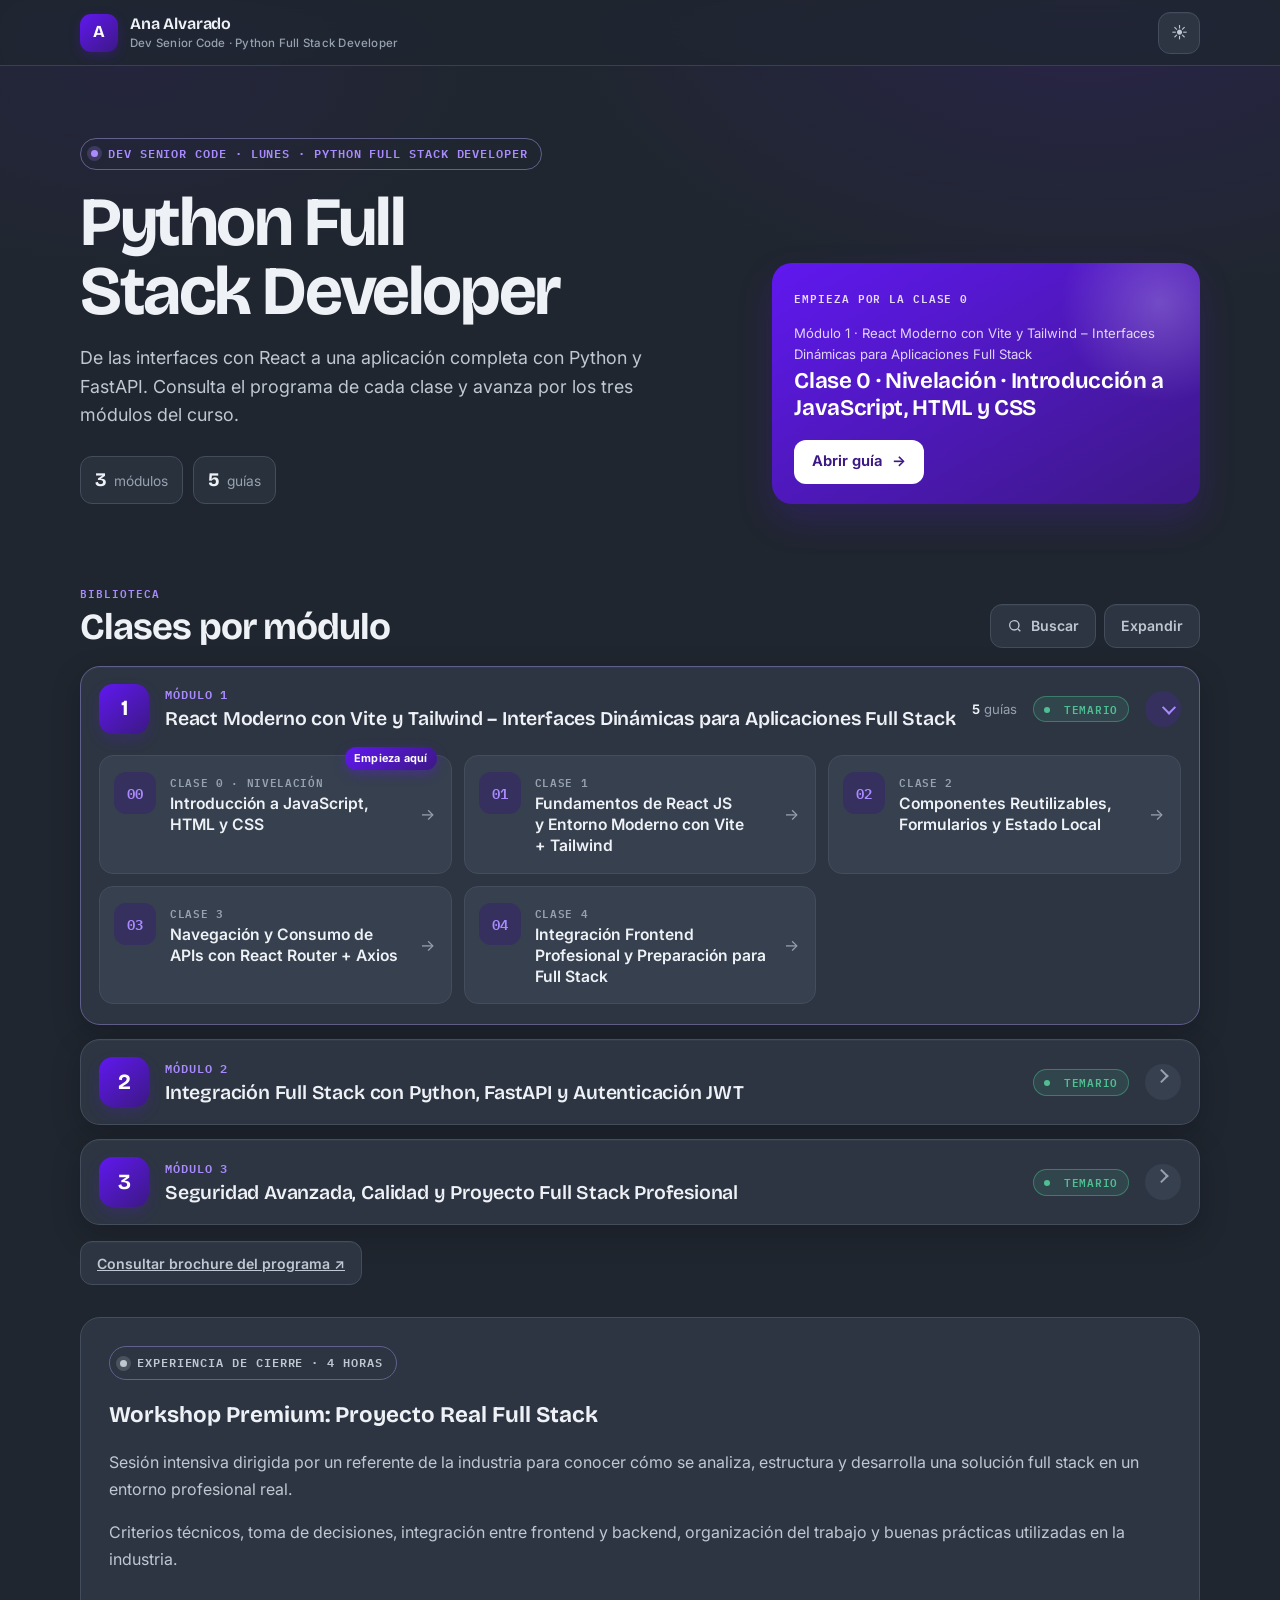
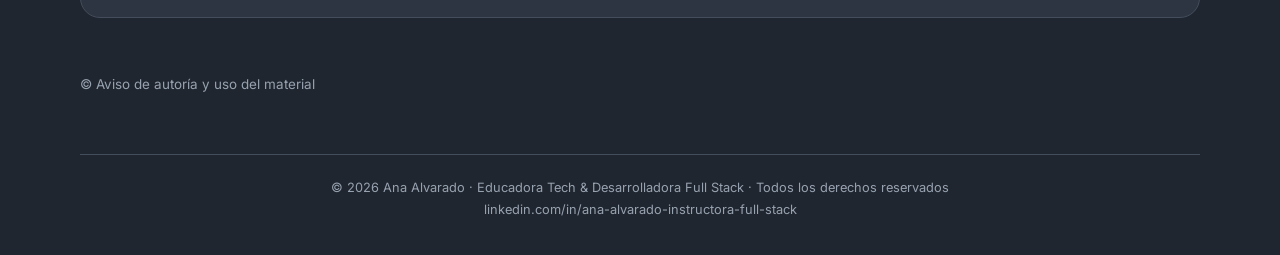
<file: index.html>
<!doctype html>
<html lang="es" data-empresa="dev-senior">
  <head>
    <meta charset="utf-8">
    <meta name="viewport" content="width=device-width, initial-scale=1">
    <title>
      Python Full Stack Developer · Ana Alvarado
    </title>
    <meta name="author" content="Ana Alvarado">
    <meta name="description" content="Biblioteca de guías y materiales del curso.">
    <meta name="robots" content="noindex, nofollow, noarchive">
    <link rel="stylesheet" href="portal.css">
    <link rel="stylesheet" href="sesion.css">
  </head>
  <body>
    <a class="skip-link" href="#guias">
      Saltar a las guías
    </a>
    <header class="portal-topbar" id="barraPortal">
      <a class="portal-brand" href="./index.html" id="irInicio" aria-label="Inicio del portal">
        <span class="portal-brand-mark" aria-hidden="true">
          A
        </span>
        <span class="portal-brand-copy">
          <strong>
            Ana Alvarado
          </strong>
          <small>
            Dev Senior Code · Python Full Stack Developer
          </small>
        </span>
      </a>
      <nav class="visor-nav" id="visorNav" aria-label="Navegación de la guía" hidden>
        <a class="visor-inicio" href="./index.html" id="volverBiblioteca">
          <svg viewBox="0 0 24 24" aria-hidden="true" fill="none" stroke="currentColor" stroke-width="2" stroke-linecap="round" stroke-linejoin="round">
            <path d="m3 11 9-8 9 8"/>
            <path d="M5 10v10h14V10"/>
            <path d="M9 20v-6h6v6"/>
          </svg>
          <span>
            Todas las guías
          </span>
        </a>
        <div class="visor-ubicacion" aria-live="polite">
          <span class="visor-modulo" id="visorModulo">
          </span>
          <strong class="visor-clase" id="visorClase">
          </strong>
        </div>
        <div class="visor-pasos">
          <button class="ctrl-btn" id="guiaAnterior" type="button" aria-label="Guía anterior" title="Guía anterior">
            <svg viewBox="0 0 24 24" aria-hidden="true" fill="none" stroke="currentColor" stroke-width="2" stroke-linecap="round" stroke-linejoin="round">
              <path d="M15 18l-6-6 6-6"/>
            </svg>
          </button>
          <button class="ctrl-btn" id="guiaSiguiente" type="button" aria-label="Guía siguiente" title="Guía siguiente">
            <svg viewBox="0 0 24 24" aria-hidden="true" fill="none" stroke="currentColor" stroke-width="2" stroke-linecap="round" stroke-linejoin="round">
              <path d="M9 6l6 6-6 6"/>
            </svg>
          </button>
          <a class="ctrl-btn" id="abrirSola" href="#" target="_blank" rel="noopener" aria-label="Abrir la guía sola en otra pestaña" title="Abrir sola (para imprimir o pantalla completa)">
            <svg viewBox="0 0 24 24" aria-hidden="true" fill="none" stroke="currentColor" stroke-width="2" stroke-linecap="round" stroke-linejoin="round">
              <path d="M14 4h6v6"/>
              <path d="M20 4l-9 9"/>
              <path d="M18 14v5a1 1 0 0 1-1 1H5a1 1 0 0 1-1-1V7a1 1 0 0 1 1-1h5"/>
            </svg>
          </a>
        </div>
      </nav>
      <button class="ctrl-btn" id="temaBtn" type="button" aria-label="Activar tema oscuro" title="Activar tema oscuro">
        ☾
      </button>
    </header>
    <section class="visor" id="visor" aria-label="Guía abierta" hidden>
      <iframe class="visor-frame" id="visorFrame" title="Guía de clase" allow="fullscreen; clipboard-write">
      </iframe>
    </section>
    <main class="wrap" id="biblioteca">
      <p class="eyebrow">
        Dev Senior Code · Lunes · Python Full Stack Developer
      </p>
      <h1>
        Python Full Stack Developer
      </h1>
      <p class="lead">
        De las interfaces con React a una aplicación completa con Python y FastAPI. Consulta el programa de cada clase y avanza por los tres módulos del curso.
      </p>
      <section class="library-head" id="guias" aria-labelledby="tituloBiblioteca">
        <div class="library-heading">
          <span class="section-label">
            Biblioteca
          </span>
          <h2 id="tituloBiblioteca">
            Clases por módulo
          </h2>
          <p class="library-meta">
            <strong data-module-count>
              3
            </strong>
            módulos ·
            <strong data-resource-count>
              13
            </strong>
            temarios disponibles
          </p>
        </div>
        <div class="library-actions">
          <button class="text-btn" id="mostrarBusqueda" type="button" aria-expanded="false" aria-controls="panelBusqueda" aria-label="Buscar una guía">
            <svg viewBox="0 0 24 24" aria-hidden="true" fill="none" stroke="currentColor" stroke-width="2">
              <circle cx="11" cy="11" r="7">
              </circle>
              <path d="m20 20-3.5-3.5">
              </path>
            </svg>
            <span data-search-label>
              Buscar
            </span>
          </button>
          <button class="text-btn" id="expandirModulos" type="button" aria-expanded="false">
            Expandir
          </button>
        </div>
        <div class="search-panel" id="panelBusqueda" hidden>
          <label class="search-field">
            <span class="sr-only">
              Buscar por clase, tema o tecnología
            </span>
            <input class="search-input" id="buscarGuia" type="search" autocomplete="off" placeholder="Escribe una clase, tema o tecnología…">
            <button class="search-clear" id="limpiarBusqueda" type="button" aria-label="Limpiar búsqueda" title="Limpiar búsqueda" hidden>
              ×
            </button>
          </label>
        </div>
        <p class="sr-only" id="estadoResultados" role="status" aria-live="polite">
        </p>
      </section>
      <div class="modulos" id="lista-guias" aria-label="Módulos y clases">
        <details class="modulo" open>
          <summary>
            <span class="mod-punto">
            </span>
            <span class="mod-info">
              <span class="mod-titulo">
                Módulo 1
              </span>
              <span class="mod-meta">
                React Moderno con Vite y Tailwind – Interfaces Dinámicas para Aplicaciones Full Stack
              </span>
            </span>
            <span class="mod-badge activo">
              Temario
            </span>
            <span class="mod-chevron">
              ▶
            </span>
          </summary>
          <div class="clases">

            <!-- Módulo 1 · Clase 0: pega la ruta de tu SPA en el href de abajo. -->
            <a class="clase" href="docs/Modulo1/Clase0/index.html">
              <span class="num">
                00
              </span>
              <span class="clase-info">
                <span class="clase-titulo">
                  Clase 0 · Nivelación
                </span>
                <span class="clase-temas">
                  Introducción a JavaScript, HTML y CSS
                </span>
              </span>
              <span class="flecha">
                →
              </span>
            </a>

            <!-- Módulo 1 · Clase 1: pega la ruta de tu SPA en el href de abajo. -->
            <a class="clase" href="docs/Modulo1/Clase1/index.html">
              <span class="num">
                01
              </span>
              <span class="clase-info">
                <span class="clase-titulo">
                  Clase 1
                </span>
                <span class="clase-temas">
                  Fundamentos de React JS y Entorno Moderno con Vite + Tailwind
                </span>
              </span>
              <span class="flecha">
                →
              </span>
            </a>

            <!-- Módulo 1 · Clase 2: pega la ruta de tu SPA en el href de abajo. -->
            <a class="clase" href="docs/Modulo1/Clase2/index.html">
              <span class="num">
                02
              </span>
              <span class="clase-info">
                <span class="clase-titulo">
                  Clase 2
                </span>
                <span class="clase-temas">
                  Componentes Reutilizables, Formularios y Estado Local
                </span>
              </span>
              <span class="flecha">
                →
              </span>
            </a>

            <!-- Módulo 1 · Clase 3: pega la ruta de tu SPA en el href de abajo. -->
            <a class="clase" href="docs/Modulo1/Clase3/index.html">
              <span class="num">
                03
              </span>
              <span class="clase-info">
                <span class="clase-titulo">
                  Clase 3
                </span>
                <span class="clase-temas">
                  Navegación y Consumo de APIs con React Router + Axios
                </span>
              </span>
              <span class="flecha">
                →
              </span>
            </a>

            <!-- Módulo 1 · Clase 4: pega la ruta de tu SPA en el href de abajo. -->
            <a class="clase" href="docs/Modulo1/Clase4/index.html">
              <span class="num">
                04
              </span>
              <span class="clase-info">
                <span class="clase-titulo">
                  Clase 4
                </span>
                <span class="clase-temas">
                  Integración Frontend Profesional y Preparación para Full Stack
                </span>
              </span>
              <span class="flecha">
                →
              </span>
            </a>
          </div>
        </details>
        <details class="modulo" >
          <summary>
            <span class="mod-punto">
            </span>
            <span class="mod-info">
              <span class="mod-titulo">
                Módulo 2
              </span>
              <span class="mod-meta">
                Integración Full Stack con Python, FastAPI y Autenticación JWT
              </span>
            </span>
            <span class="mod-badge activo">
              Temario
            </span>
            <span class="mod-chevron">
              ▶
            </span>
          </summary>
          <div class="clases">

            <!-- Módulo 2 · Clase 1: pega la ruta de tu SPA en el href de abajo. -->
            <a class="clase" href="">
              <span class="num">
                01
              </span>
              <span class="clase-info">
                <span class="clase-titulo">
                  Clase 1
                </span>
                <span class="clase-temas">
                  Integración React + FastAPI y Consumo de APIs Reales
                </span>
              </span>
              <span class="flecha">
                →
              </span>
            </a>

            <!-- Módulo 2 · Clase 2: pega la ruta de tu SPA en el href de abajo. -->
            <a class="clase" href="">
              <span class="num">
                02
              </span>
              <span class="clase-info">
                <span class="clase-titulo">
                  Clase 2
                </span>
                <span class="clase-temas">
                  Autenticación con JWT y Manejo de Sesión en Frontend
                </span>
              </span>
              <span class="flecha">
                →
              </span>
            </a>

            <!-- Módulo 2 · Clase 3: pega la ruta de tu SPA en el href de abajo. -->
            <a class="clase" href="">
              <span class="num">
                03
              </span>
              <span class="clase-info">
                <span class="clase-titulo">
                  Clase 3
                </span>
                <span class="clase-temas">
                  Interceptores, Rutas Protegidas y Flujo de Usuario
                </span>
              </span>
              <span class="flecha">
                →
              </span>
            </a>

            <!-- Módulo 2 · Clase 4: pega la ruta de tu SPA en el href de abajo. -->
            <a class="clase" href="">
              <span class="num">
                04
              </span>
              <span class="clase-info">
                <span class="clase-titulo">
                  Clase 4
                </span>
                <span class="clase-temas">
                  Integración Completa de Autenticación y Preparación para Proyecto Final
                </span>
              </span>
              <span class="flecha">
                →
              </span>
            </a>
          </div>
        </details>
        <details class="modulo" >
          <summary>
            <span class="mod-punto">
            </span>
            <span class="mod-info">
              <span class="mod-titulo">
                Módulo 3
              </span>
              <span class="mod-meta">
                Seguridad Avanzada, Calidad y Proyecto Full Stack Profesional
              </span>
            </span>
            <span class="mod-badge activo">
              Temario
            </span>
            <span class="mod-chevron">
              ▶
            </span>
          </summary>
          <div class="clases">

            <!-- Módulo 3 · Clase 1: pega la ruta de tu SPA en el href de abajo. -->
            <a class="clase" href="">
              <span class="num">
                01
              </span>
              <span class="clase-info">
                <span class="clase-titulo">
                  Clase 1
                </span>
                <span class="clase-temas">
                  Roles, Permisos y Control de Acceso Full Stack
                </span>
              </span>
              <span class="flecha">
                →
              </span>
            </a>

            <!-- Módulo 3 · Clase 2: pega la ruta de tu SPA en el href de abajo. -->
            <a class="clase" href="">
              <span class="num">
                02
              </span>
              <span class="clase-info">
                <span class="clase-titulo">
                  Clase 2
                </span>
                <span class="clase-temas">
                  Calidad de Software y Validación del Sistema
                </span>
              </span>
              <span class="flecha">
                →
              </span>
            </a>

            <!-- Módulo 3 · Clase 3: pega la ruta de tu SPA en el href de abajo. -->
            <a class="clase" href="">
              <span class="num">
                03
              </span>
              <span class="clase-info">
                <span class="clase-titulo">
                  Clase 3
                </span>
                <span class="clase-temas">
                  Desarrollo del Proyecto Full Stack Completo
                </span>
              </span>
              <span class="flecha">
                →
              </span>
            </a>

            <!-- Módulo 3 · Clase 4: pega la ruta de tu SPA en el href de abajo. -->
            <a class="clase" href="">
              <span class="num">
                04
              </span>
              <span class="clase-info">
                <span class="clase-titulo">
                  Clase 4
                </span>
                <span class="clase-temas">
                  Validación, Optimización y Entrega Profesional del Proyecto
                </span>
              </span>
              <span class="flecha">
                →
              </span>
            </a>
          </div>
        </details>
      </div>
      <p>
        <a class="text-btn" href="brochure.pdf" target="_blank" rel="noopener">
          Consultar brochure del programa ↗
        </a>
      </p>
      <aside class="workshop">
        <p class="eyebrow">
          EXPERIENCIA DE CIERRE · 4 HORAS
        </p>
        <h2>
          Workshop Premium: Proyecto Real Full Stack
        </h2>
        <p>
          Sesión intensiva dirigida por un referente de la industria para conocer cómo se analiza, estructura y desarrolla una solución full stack en un entorno profesional real.
        </p>
        <p>
          Criterios técnicos, toma de decisiones, integración entre frontend y backend, organización del trabajo y buenas prácticas utilizadas en la industria.
        </p>
      </aside>
      <p class="empty-state" id="sinResultados" hidden>
        <strong>
          No encontramos esa guía.
        </strong>
        Prueba con otro tema, número de clase o tecnología.
      </p>
      <details class="legal-mini">
        <summary>
          © Aviso de autoría y uso del material
        </summary>
        <p>
          Este material es de
          <strong>
            autoría exclusiva de Ana Alvarado
          </strong>
          y está destinado a las y los estudiantes del curso. No se permite su reproducción o redistribución fuera de clase sin autorización escrita.
        </p>
      </details>
    </main>
    <footer id="piePortal">
      <p>
        © 2026 Ana Alvarado · Educadora Tech
        &amp;
        Desarrolladora Full Stack · Todos los derechos reservados
      </p>
      <p>
        linkedin.com/in/ana-alvarado-instructora-full-stack
      </p>
    </footer>
    <script src="portal.js" defer>
    </script>
  </body>
</html>
</file>
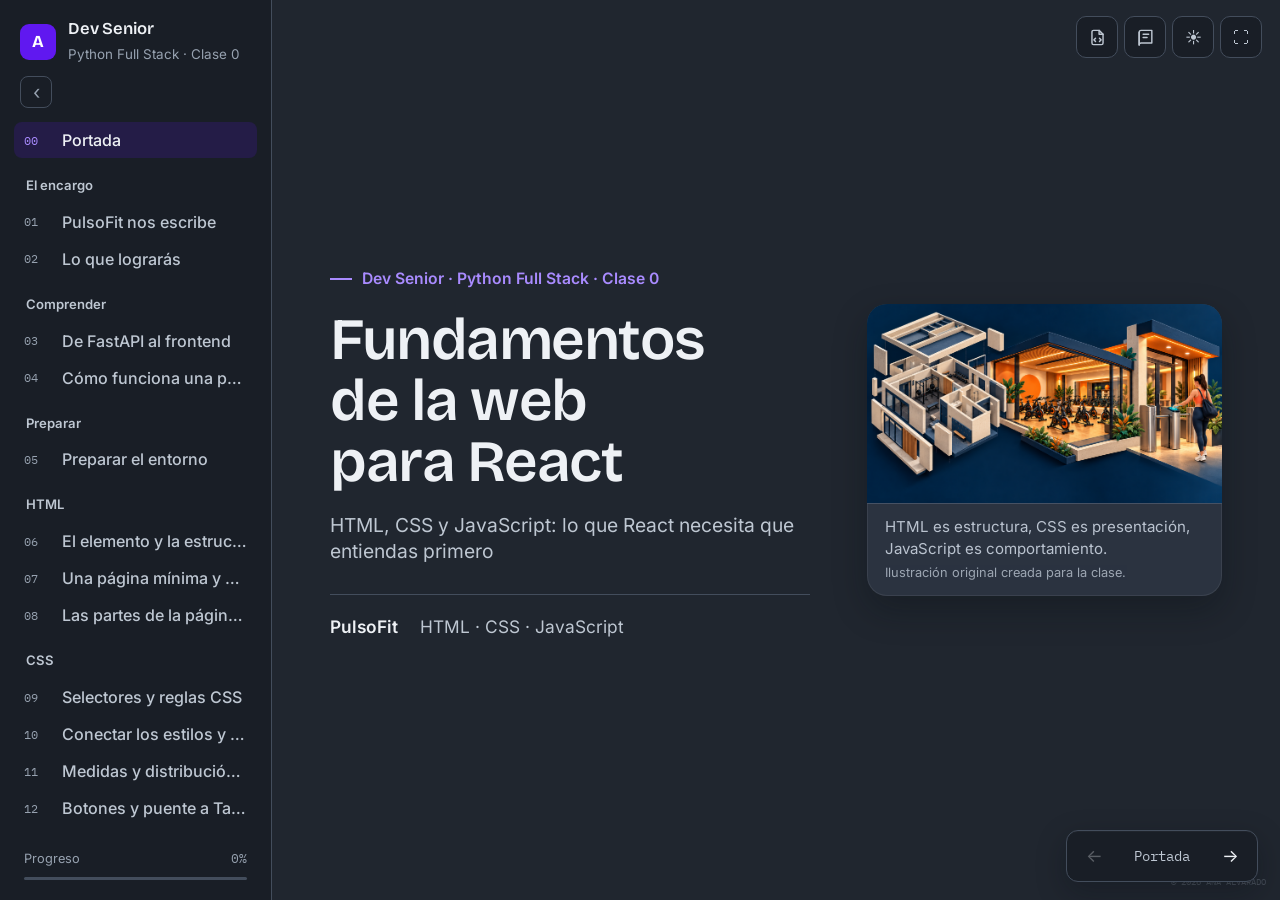
<file: docs/Modulo1/Clase0/index.html>
<!DOCTYPE html>

<html data-empresa="dev-senior" data-paleta="bosque" data-tema="oscuro" data-tema-base="oscuro" lang="es">
<head>
<meta charset="utf-8"/>
<meta content="width=device-width, initial-scale=1.0" name="viewport"/>
<meta content="Ana Alvarado" name="author"/>
<meta content="© 2026 Ana Alvarado — Todos los derechos reservados" name="copyright"/>
<meta content="noindex, nofollow, noarchive, noimageindex" name="robots"/>
<title>Fundamentos de la web · PulsoFit · Dev Senior</title>
<link href="vendor/fonts.css" rel="stylesheet"/>
<link href="vendor/prism-line-numbers.min.css" rel="stylesheet"/>
<link href="anaestilos-v12.css" rel="stylesheet"/>
</head>
<body>
<a class="skip-link" href="#caso">Saltar al contenido</a>
<div aria-hidden="true" class="topline" id="topline"></div>
<div aria-label="Controles" class="controls">
<button aria-label="Cambiar tema" class="ctrl" id="temaBtn" type="button">☀</button>
<button aria-label="Pantalla completa" class="ctrl" id="fullscreenBtn" type="button">⛶</button>
</div>
<div class="shell" data-collapsed="false" id="shell">
<aside aria-label="Índice de la clase" class="sidebar">
<div class="sb-top">
<span class="brand-mark">A</span>
<div class="sb-title"><b>Dev Senior</b><span>Python Full Stack · Clase 0</span></div>
</div>
<button aria-label="Colapsar menú" class="sb-toggle" id="collapseBtn" type="button">‹</button>
<nav aria-label="Secciones" class="sb-nav" id="nav"><a class="nav-item active" href="#portada"><span class="nav-index">00</span><span class="nav-label">Portada</span></a><span class="nav-group">El encargo</span><a class="nav-item" href="#caso"><span class="nav-index">01</span><span class="nav-label">PulsoFit nos escribe</span></a><a class="nav-item" href="#objetivos"><span class="nav-index">02</span><span class="nav-label">Lo que lograrás</span></a><span class="nav-group">Comprender</span><a class="nav-item" href="#mapa-curso"><span class="nav-index">03</span><span class="nav-label">De FastAPI al frontend</span></a><a class="nav-item" href="#web"><span class="nav-index">04</span><span class="nav-label">Cómo funciona una página web</span></a><span class="nav-group">Preparar</span><a class="nav-item" href="#entorno"><span class="nav-index">05</span><span class="nav-label">Preparar el entorno</span></a><span class="nav-group">HTML</span><a class="nav-item" href="#html"><span class="nav-index">06</span><span class="nav-label">El elemento y la estructura</span></a><a class="nav-item" href="#html-minimo"><span class="nav-index">07</span><span class="nav-label">Una página mínima y su servidor</span></a><a class="nav-item" href="#html-clases"><span class="nav-index">08</span><span class="nav-label">Las partes de la página de Valeria</span></a><span class="nav-group">CSS</span><a class="nav-item" href="#css"><span class="nav-index">09</span><span class="nav-label">Selectores y reglas CSS</span></a><a class="nav-item" href="#css-tarjetas"><span class="nav-index">10</span><span class="nav-label">Conectar los estilos y crear tarjetas</span></a><a class="nav-item" href="#css-cajas"><span class="nav-index">11</span><span class="nav-label">Medidas y distribución con Flexbox</span></a><a class="nav-item" href="#css-botones"><span class="nav-index">12</span><span class="nav-label">Botones y puente a Tailwind</span></a><span class="nav-group">JavaScript</span><a class="nav-item" href="#dom"><span class="nav-index">13</span><span class="nav-label">De Python al DOM</span></a><a class="nav-item" href="#js-conectar"><span class="nav-index">14</span><span class="nav-label">Conectar JavaScript con la página</span></a><a class="nav-item" href="#js-datos"><span class="nav-index">15</span><span class="nav-label">Las clases como datos</span></a><a class="nav-item" href="#js-pintar"><span class="nav-index">16</span><span class="nav-label">Pintar tarjetas desde los datos</span></a><a class="nav-item" href="#js-modulos"><span class="nav-index">17</span><span class="nav-label">Separar los datos del código</span></a><span class="nav-group">Reservar</span><a class="nav-item" href="#eventos"><span class="nav-index">18</span><span class="nav-label">Eventos y la función renderizar</span></a><a class="nav-item" href="#clic"><span class="nav-index">19</span><span class="nav-label">Escuchar el clic de cada botón</span></a><a class="nav-item" href="#repintar"><span class="nav-index">20</span><span class="nav-label">Volver a pintar después de reservar</span></a><a class="nav-item" href="#agotadas"><span class="nav-index">21</span><span class="nav-label">Una clase llena no se puede reservar</span></a><a class="nav-item" href="#contador"><span class="nav-index">22</span><span class="nav-label">Contar mis reservas</span></a><a class="nav-item" href="#traza"><span class="nav-index">23</span><span class="nav-label">Un clic en Reservar de Funcional</span></a><span class="nav-group">El siguiente paso</span><a class="nav-item" href="#react"><span class="nav-index">24</span><span class="nav-label">Por qué existe React</span></a><a class="nav-item" href="#practica"><span class="nav-index">25</span><span class="nav-label">Práctica: ampliar PulsoFit</span></a><a class="nav-item" href="#node"><span class="nav-index">26</span><span class="nav-label">Preparar Node.js para la Clase 1</span></a><span class="nav-group">Cerrar</span><a class="nav-item" href="#cierre"><span class="nav-index">27</span><span class="nav-label">PulsoFit ya permite reservar</span></a><span class="nav-group">Consultar</span><a class="nav-item" href="#errores"><span class="nav-index">28</span><span class="nav-label">Errores frecuentes y cómo leerlos</span></a><a class="nav-item" href="#archivos"><span class="nav-index">29</span><span class="nav-label">Mapa final de archivos</span></a><a class="nav-item" href="#glosario"><span class="nav-index">30</span><span class="nav-label">Glosario de la clase</span></a><a class="nav-item" href="#documentacion"><span class="nav-index">31</span><span class="nav-label">Documentación para profundizar</span></a></nav>
<div class="sb-prog">
<div class="lbl"><span>Progreso</span><span id="progPct">0%</span></div>
<div class="track"><div class="fill" id="progFill"></div></div>
</div>
</aside>
<main class="main">
<header class="hero view" data-accent="1" data-escena="apertura" data-layout="canvas" id="portada"><div class="hero-inner"><div class="hero-copy"><span class="eyebrow">Dev Senior · Python Full Stack · Clase 0</span><h1 class="hero-title">Fundamentos de la web para React</h1><p class="hero-lead">HTML, CSS y JavaScript: lo que React necesita que entiendas primero</p><div class="meta"><span class="pill" data-hot="">PulsoFit</span><span class="pill">HTML · CSS · JavaScript</span></div></div><figure class="hero-visual"><img alt="Las paredes, el aspecto del gimnasio y el torniquete representan estructura, presentación y comportamiento" src="img/gimnasio-capas.png"/><figcaption class="hero-note">HTML es estructura, CSS es presentación, JavaScript es comportamiento.<span class="figura-credito">Ilustración original creada para la clase.</span></figcaption></figure></div></header>
<div class="content"><section class="section view" data-accent="1" data-escena="apertura" data-layout="canvas" hidden="" id="caso"><div class="sec-head"><span class="sec-n">El encargo · 01</span><h2 class="sec-t">PulsoFit nos escribe</h2></div><div class="body"><article class="correo"><div class="correo-head"><span class="correo-avatar">VC</span><div><div class="correo-remitente">Valeria Cárdenas · <a href="mailto:valeria@pulsofit.co">valeria@pulsofit.co</a></div><div class="correo-ruta">Para: Equipo de desarrollo</div></div><span class="correo-fecha">26 oct 2026</span></div><div class="correo-asunto">Las reservas por WhatsApp nos están desbordando</div><div class="correo-body"><p>Hola, equipo:</p>
<p>Soy la dueña de PulsoFit. Hoy recibimos las reservas de clases por WhatsApp y ya no damos abasto: esta mañana llegaron 31 mensajes antes de las 6:00 a. m.</p>
<p>El jueves pasó lo peor: llegaron 22 personas a Spinning y solo tenemos 18 bicicletas. Cuatro se fueron molestas.</p>
<p>Necesitamos una página donde la gente vea las clases del día, quién las dicta, a qué hora y cuántos cupos quedan. Que pueda reservar con un botón y que, si una clase ya no tiene cupos, no la deje reservar.</p>
<p>¿Pueden ayudarnos?</p>
<p>Valeria</p>
</div></article>
<h3>Lo que pide Valeria, en una lista</h3>
<ol>
<li>Ver las clases del día: nombre, entrenador, hora y cupos.</li>
<li>Reservar con un botón.</li>
<li>Que una clase sin cupos no se pueda reservar.</li>
</ol>
</div></section>
<section class="section view" data-accent="1" data-escena="objetivos" data-layout="canvas" hidden="" id="objetivos"><div class="sec-head"><span class="sec-n">El encargo · 02</span><h2 class="sec-t">Lo que lograrás</h2></div><div class="body"><p><strong>Antes de hoy:</strong> sabes construir una API que responde JSON, pero no sabes cómo se convierte eso en una página que una persona pueda usar.
<strong>Al terminar:</strong> PulsoFit tiene una página que muestra las clases desde los datos, permite reservar y bloquea las clases agotadas.</p>
<ol class="objetivos">
<li><div><p class="obj-texto"><strong>Explicar</strong> qué hace cada capa de la web (HTML, CSS y JavaScript). </p><p class="obj-evidencia"> señalas en PulsoFit qué archivo da la estructura, cuál la presentación y cuál el comportamiento.</p></div></li>
<li><div><p class="obj-texto"><strong>Construir</strong> una lista que se pinta desde un arreglo de datos. </p><p class="obj-evidencia"> agregas una clase nueva en <code>datos.js</code> y aparece en pantalla sin tocar el HTML.</p></div></li>
<li><div><p class="obj-texto"><strong>Detectar</strong> por qué sincronizar datos y pantalla a mano es frágil. </p><p class="obj-evidencia"> quitas una línea, el contador se desfasa y explicas por qué React existe para evitarlo.</p></div></li>
</ol>
</div></section>
<section class="section view" data-accent="1" data-escena="concepto" data-layout="canvas" hidden="" id="mapa-curso"><div class="sec-head"><span class="sec-n">Comprender · 03</span><h2 class="sec-t">De FastAPI al frontend</h2></div><div class="body"><h3>3.1 · De dónde vienes</h3>
<p>En el curso anterior construiste APIs con FastAPI. Tu API recibía peticiones HTTP y respondía JSON. La probabas con Swagger o con Postman.</p>
<p>Eso es la mitad de una aplicación. Hoy empieza la otra mitad.</p>
<h3>3.2 · El mapa completo</h3>
<p>Una aplicación Full Stack tiene dos lados que se hablan por HTTP. Tú ya conoces el de la derecha.</p>
<div class="flow"><div class="flow-step"><strong>Navegador (frontend)</strong><span>HTML · CSS · JS · React (Módulo 1)</span></div><span aria-hidden="true" class="flow-arrow">→</span><div class="flow-step"><strong>FastAPI (backend)</strong><span>Python · petición HTTP · respuesta JSON</span></div><span aria-hidden="true" class="flow-arrow">→</span><div class="flow-step"><strong>Base de datos</strong><span></span></div></div><details class="reveal"><summary>Ver el esquema en texto</summary><div class="code-block"><div class="code-head"><span class="code-context">Referencia</span><button class="copy-btn" type="button">Copiar</button></div><pre><code class="language-plaintext">┌──────────────────────┐   petición HTTP    ┌──────────────────────┐      ┌───────────┐
│  NAVEGADOR (frontend)│ ─────────────────▶ │  FastAPI (backend)   │ ───▶ │ Base de   │
│  HTML · CSS · JS     │                    │  Python              │      │ datos     │
│  React (Módulo 1)    │ ◀───────────────── │  (curso anterior)    │ ◀─── │           │
└──────────────────────┘   respuesta JSON   └──────────────────────┘      └───────────┘</code></pre></div></details>
<h3>3.3 · Qué vas a construir en el curso</h3>
<ul>
<li><strong>Módulo 1:</strong> el frontend con React, Vite y Tailwind.</li>
<li><strong>Módulo 2:</strong> conectarlo con FastAPI e iniciar sesión con JWT.</li>
<li><strong>Módulo 3:</strong> roles, calidad y el proyecto final completo.</li>
</ul>
</div></section>
<section class="section view" data-accent="1" data-escena="concepto" data-layout="canvas" hidden="" id="web"><div class="sec-head"><span class="sec-n">Comprender · 04</span><h2 class="sec-t">Cómo funciona una página web</h2></div><div class="body"><h3>4.1 · Qué pasa cuando escribes una dirección</h3>
<p>Cuando escribes <code>pulsofit.co</code> en el navegador, pasa algo que ya conoces del backend: <strong>el navegador hace una petición HTTP</strong> y un servidor responde.</p>
<p>La diferencia: tu FastAPI respondía JSON. Un servidor web responde <strong>archivos</strong> que el navegador sabe leer.</p>
<h3>4.2 · Los tres archivos que el navegador entiende</h3>
<div class="flow"><div class="flow-step"><strong>Navegador</strong><span>pide la página</span></div><span aria-hidden="true" class="flow-arrow">→</span><div class="flow-step"><strong>index.html</strong><span>la estructura</span></div><span aria-hidden="true" class="flow-arrow">→</span><div class="flow-step"><strong>estilos.css</strong><span>la presentación</span></div><span aria-hidden="true" class="flow-arrow">→</span><div class="flow-step"><strong>app.js</strong><span>el comportamiento</span></div></div><details class="reveal"><summary>Ver el esquema en texto</summary><div class="code-block"><div class="code-head"><span class="code-context">Referencia</span><button class="copy-btn" type="button">Copiar</button></div><pre><code class="language-plaintext">Navegador pide la página
        ↓
Servidor responde index.html   →  la estructura
        ↓
El HTML pide estilos.css       →  la presentación
        ↓
El HTML pide app.js            →  el comportamiento
        ↓
El navegador junta todo y lo pinta en pantalla</code></pre></div></details>
<h3>4.3 · Navegador</h3>
<ul>
<li><strong>Técnica:</strong> programa que pide archivos por HTTP, los interpreta y los dibuja en pantalla (Chrome, Edge, Firefox, Safari).</li>
<li><strong>En la vida real:</strong> es como un traductor: recibe instrucciones escritas y las convierte en algo que tú ves y tocas.</li>
</ul>
<h3>4.4 · Las tres capas</h3>
<h3>4.5 · HTML · la estructura</h3>
<ul>
<li><strong>Técnica:</strong> lenguaje de marcado que describe <strong>qué hay</strong> en la página y qué papel cumple cada cosa: un título, un párrafo, un botón.</li>
<li><strong>En PulsoFit:</strong> "aquí va el nombre del gimnasio, aquí la lista de clases, aquí el botón Reservar".</li>
</ul>
<h3>4.6 · CSS · la presentación</h3>
<ul>
<li><strong>Técnica:</strong> lenguaje de estilos que describe <strong>cómo se ve</strong> cada elemento: color, tamaño, espacio, posición.</li>
<li><strong>En PulsoFit:</strong> "las tarjetas son blancas, con bordes redondeados y una al lado de la otra".</li>
</ul>
<h3>4.7 · JavaScript · el comportamiento</h3>
<ul>
<li><strong>Técnica:</strong> lenguaje de programación que corre dentro del navegador y <strong>reacciona</strong> a lo que hace la persona: modifica la página, responde a clics, pide datos a una API.</li>
<li><strong>En PulsoFit:</strong> "cuando alguien toque Reservar, descuenta un cupo".</li>
</ul>
<h3>4.8 · La analogía: el propio gimnasio</h3>
<p>Piensa en la sede de PulsoFit:</p>
<ul>
<li><strong><button class="termino" data-glosario="html" type="button">HTML</button></strong> son las paredes y los salones: el salón de spinning, la recepción, los casilleros.</li>
<li><strong><button class="termino" data-glosario="css" type="button">CSS</button></strong> es la pintura, la iluminación y cómo se acomodan las máquinas.</li>
<li><strong><button class="termino" data-glosario="javascript" type="button">JavaScript</button></strong> es el torniquete que abre cuando pones tu huella: reacciona a lo que haces.</li>
</ul>
<p>Un gimnasio sin paredes no existe; sin pintura funciona pero se ve mal; sin torniquete, nadie controla el acceso.</p>
<div class="micro-task"><span class="component-label">Para pensar</span><p class="micro-task-q">Valeria pide que una clase sin cupos no se pueda reservar. ¿Cuál de las tres capas se encarga de eso?</p><details class="micro-reveal"><summary>Comprobar</summary><p class="micro-answer">JavaScript. El botón existe gracias a HTML y se ve gris gracias a CSS, pero <strong>decidir</strong> que no se puede reservar porque los cupos llegaron a cero es comportamiento: una regla que se evalúa mientras la página está abierta.</p></details></div>
<h3>4.9 · Por qué React necesita esto</h3>
<p>React no es un cuarto lenguaje. Es una <strong>librería de JavaScript</strong> que genera HTML y que se estiliza con CSS.</p>
<div class="table-wrap"><table class="data-table">
<thead>
<tr>
<th>En la Clase 1 vas a ver…</th>
<th>…y en realidad es</th>
</tr>
</thead>
<tbody><tr>
<td>Un componente de React</td>
<td>Una función de JavaScript</td>
</tr>
<tr>
<td>JSX (<code>&lt;h3&gt;{clase.nombre}&lt;/h3&gt;</code>)</td>
<td>HTML escrito dentro de JavaScript</td>
</tr>
<tr>
<td>Clases de Tailwind (<code>p-4 rounded-lg</code>)</td>
<td>Atajos de CSS</td>
</tr>
<tr>
<td><code>useState</code></td>
<td>Datos que, al cambiar, vuelven a pintar la pantalla</td>
</tr>
</tbody></table></div>
<p>Si hoy entiendes la columna de la derecha, la de la izquierda deja de ser magia.</p>
</div></section>
<section class="section view" data-accent="1" data-escena="construccion" data-layout="canvas" hidden="" id="entorno"><div class="sec-head"><span class="sec-n">Preparar · 05</span><h2 class="sec-t">Preparar el entorno</h2></div><div class="body"><h3>5.1 · Crea la carpeta del proyecto</h3>
<p>Crea una carpeta llamada <code>pulsofit</code> donde guardas tus proyectos (por ejemplo, en <code>Documentos/devsenior/</code>). Todo lo de hoy vive ahí.</p>
<p>Ábrela en Cursor: <strong>File → Open Folder</strong> y selecciona <code>pulsofit</code>. Si usas VS Code, el menú es el mismo.</p>
<h3>5.2 · Apaga el autocompletado de la IA (solo por hoy)</h3>
<p>Hoy trabajas en <strong>nivel 0 de IA</strong>: la IA puede explicarte, pero no escribe por ti. El autocompletado gris adivina el código antes de que lo pienses, y eso es justo lo que hoy queremos evitar.</p>
<p>El chat sí queda activo: lo usas cuando tú decidas preguntar.</p>
<h3>5.3 · En Cursor</h3>
<ol>
<li>Haz clic en el indicador <strong>Tab</strong> de la barra de estado, abajo a la derecha.</li>
<li>Elige <strong>Disable globally</strong>.</li>
<li>También está en <strong>Cursor Settings → Tab</strong>.</li>
</ol>
<h3>5.4 · En VS Code con Copilot</h3>
<p>Presiona <code>Ctrl+Shift+P</code>, busca <strong>Preferences: Open User Settings (JSON)</strong> y agrega dentro de las llaves:</p>
<div class="code-block"><div class="code-head"><span class="code-context">Referencia</span><button class="copy-btn" type="button">Copiar</button></div><pre><code class="language-json">"github.copilot.enable": { "*": false },
"github.copilot.nextEditSuggestions.enabled": false</code></pre></div>
<h3>5.5 · Verifica que quedó apagado</h3>
<p>Crea un archivo de prueba <code>prueba.js</code>, escribe <code>function sumar(</code> y espera dos segundos. No debe aparecer texto gris. Luego borra <code>prueba.js</code>.</p>
<h3>5.6 · El servidor: Python te sirve la página</h3>
<p>Para ver la página necesitamos un servidor que entregue los archivos al navegador, igual que uvicorn entregaba tu API. Python trae uno incluido: <code>http.server</code>.</p>
<p>Más adelante vamos a necesitarlo sí o sí (en el Momento 7 sabrás por qué), así que lo usamos desde el inicio.</p>
<div class="callout" data-tone="warning"><span class="callout-icon">!</span><div><h4>Ojo técnico</h4><p><code>python -m http.server</code> es solo para desarrollo. La documentación de Python advierte que no se debe usar en producción: hace solo verificaciones básicas de seguridad.</p>
</div></div>
<div class="papel"><h4>Quién dice que va así</h4><p>Cada nota del código lleva una etiqueta que dice <strong>quién exige</strong> que esa pieza esté ahí. Así sabes qué es obligatorio y qué puedes cambiar.</p>
<div class="table-wrap"><table class="data-table">
<thead>
<tr>
<th>Etiqueta</th>
<th>Quién lo dice</th>
<th>¿Se puede cambiar?</th>
<th>Dónde se verifica</th>
</tr>
</thead>
<tbody><tr>
<td>🟨 Lenguaje</td>
<td>La sintaxis de HTML, CSS o JavaScript</td>
<td>No</td>
<td>MDN Web Docs</td>
</tr>
<tr>
<td>🟩 Plataforma</td>
<td>El navegador o Python</td>
<td>No, salvo por configuración</td>
<td>Documentación del navegador o de Python</td>
</tr>
<tr>
<td>🟧 Framework o librería</td>
<td>Una librería externa (hoy ninguna; desde la Clase 1, React)</td>
<td>No</td>
<td>Documentación oficial de la librería</td>
</tr>
<tr>
<td>⬜ Convención</td>
<td>La comunidad lo hace así</td>
<td>Sí, aunque conviene respetarla</td>
<td>Guías de estilo, costumbre del equipo</td>
</tr>
<tr>
<td>🟪 Decisión del proyecto</td>
<td>Nosotros, por el negocio de PulsoFit</td>
<td>Sí, si cambia el negocio</td>
<td>El correo de Valeria</td>
</tr>
</tbody></table></div>
</div>
</div></section>
<section class="section view" data-accent="1" data-escena="concepto" data-layout="canvas" hidden="" id="html"><div class="sec-head"><span class="sec-n">HTML · 06</span><h2 class="sec-t">El elemento y la estructura</h2></div><div class="body"><div class="mision"><div class="mision-head"><span class="mision-titulo">Misión del bloque</span></div><div class="mision-grid"><div class="mision-item"><span class="component-label">Para Valeria</span><p>que la gente vea las clases del día con su entrenador, hora y cupos.</p>
</div><div class="mision-item"><span class="component-label">Lo que hacemos</span><p>escribimos la estructura de la página en HTML, sin colores ni comportamiento.</p>
</div><div class="mision-item" data-resultado=""><span class="component-label">Cómo sabemos que quedó</span><p>el navegador muestra el nombre del gimnasio y dos clases con su botón Reservar.</p>
</div></div></div>
<h3>6.1 · La pieza básica: el elemento</h3>
<h3>6.2 · Qué es un elemento</h3>
<ul>
<li><strong>Técnica:</strong> un elemento HTML es una pieza de la página marcada con una <strong>etiqueta de apertura</strong>, un <strong>contenido</strong> y una <strong>etiqueta de cierre</strong>.</li>
<li><strong>En la vida real:</strong> es como las etiquetas de una caja de mudanza: "Cocina", "Libros". No cambian lo que hay dentro, pero dicen qué es.</li>
</ul>
<h3>6.3 · Anatomía de un elemento</h3>
<div class="code-block"><div class="code-head"><span class="code-context">Referencia</span><button class="copy-btn" type="button">Copiar</button></div><pre><code class="language-plaintext"> etiqueta de apertura        contenido         etiqueta de cierre
        │                        │                     │
   &lt;button class="btn"&gt;      Reservar            &lt;/button&gt;
            └─────┬─────┘
              atributo: información extra sobre el elemento</code></pre></div>
<ul>
<li><strong>Etiqueta:</strong> el nombre entre <code>&lt;</code> y <code>&gt;</code>. Dice qué tipo de cosa es.</li>
<li><strong>Cierre:</strong> la misma etiqueta con <code>/</code>. Dice dónde termina.</li>
<li><strong>Atributo:</strong> un dato extra dentro de la etiqueta de apertura, con la forma <code>nombre="valor"</code>.</li>
</ul>
<h3>6.4 · Los elementos se meten unos dentro de otros</h3>
<p>Un elemento puede contener otros elementos. Eso forma un <strong>árbol</strong>: la página entera es un elemento que contiene la cabecera, que contiene el título, y así.</p>
<p>Ese árbol va a ser clave en el Momento 7: JavaScript lo recorre para cambiar la página.</p>
<div class="archivo-ficha"><span class="archivo-accion">Crear</span><span class="archivo-nombre">index.html</span><span class="archivo-ruta">pulsofit/</span></div>
<p>Es la puerta de entrada de PulsoFit: el primer archivo que el navegador pide. Hoy responde la primera necesidad del correo de Valeria, <strong>ver las clases del día</strong>. Más adelante este archivo cargará los estilos (Momento 6) y el código JavaScript (Momento 7).</p>
<h3>6.5 · Cómo crear el archivo</h3>
<p>En el panel izquierdo de Cursor, sobre la carpeta <code>pulsofit</code>, haz clic en el ícono <strong>New File</strong> y escribe <code>index.html</code>. El nombre es exacto: todo en minúsculas.</p>
</div></section>
<section class="section view" data-accent="1" data-escena="construccion" data-layout="canvas" hidden="" id="html-minimo"><div class="sec-head"><span class="sec-n">HTML · 07</span><h2 class="sec-t">Una página mínima y su servidor</h2></div><div class="body"><h3>7.1 · Una página mínima que el navegador entienda</h3>
<article class="archivo"><div class="archivo-ficha"><span class="archivo-accion">Editar</span><span class="archivo-nombre">index.html</span><span class="archivo-ruta">pulsofit/</span></div><div class="lectura"><div class="lectura-head"><span class="lectura-num">1</span><h4 class="lectura-titulo">Una página mínima que el navegador entienda</h4><div class="lectura-proposito"><p><strong>Necesidad:</strong> antes de mostrar clases, necesitamos que el navegador reconozca el archivo como una página y muestre algo, aunque sea el nombre del gimnasio.</p><p><strong>Dónde va:</strong> en <code>index.html</code>, que está vacío.</p></div></div><div class="lectura-cuerpo"><div class="code-block" data-role="fragment"><div class="code-head"><span class="code-context">index.html · Líneas 1–11</span></div><pre class="line-numbers" data-start="1"><code class="language-markup">&lt;!DOCTYPE html&gt;
&lt;html lang="es"&gt;
&lt;head&gt;
  &lt;meta charset="UTF-8"&gt;
  &lt;meta name="viewport" content="width=device-width, initial-scale=1.0"&gt;
  &lt;title&gt;PulsoFit · Clases de hoy&lt;/title&gt;
&lt;/head&gt;
&lt;body&gt;
  &lt;h1&gt;PulsoFit&lt;/h1&gt;
&lt;/body&gt;
&lt;/html&gt;</code></pre></div><ol class="notas"><li class="nota" data-lineas="1"><div class="nota-cabeza"><span class="nota-lineas">L1</span><span class="nota-codigo"><code>&lt;!DOCTYPE html&gt;</code></span></div><p>🟨 Lenguaje · Le avisa al navegador que el archivo usa HTML moderno. No es una etiqueta y no se cierra; sin ella, el navegador entra en un modo antiguo de compatibilidad.</p></li><li class="nota" data-lineas="2"><div class="nota-cabeza"><span class="nota-lineas">L2</span><span class="nota-codigo"><code>&lt;html lang="es"&gt;</code></span></div><p>🟨 Lenguaje · <code>html</code> abre el elemento raíz: todo lo demás va dentro. El atributo <code>lang="es"</code> dice que el contenido está en español; lo usan los lectores de pantalla para pronunciar bien y el navegador para ofrecer traducción.</p></li><li class="nota" data-lineas="3"><div class="nota-cabeza"><span class="nota-lineas">L3</span><span class="nota-codigo"><code>&lt;head&gt;</code></span></div><p>🟨 Lenguaje · Abre la cabeza del documento: información <strong>sobre</strong> la página que no se dibuja en ella.</p></li><li class="nota" data-lineas="4"><div class="nota-cabeza"><span class="nota-lineas">L4</span><span class="nota-codigo"><code>&lt;meta charset="UTF-8"&gt;</code></span></div><p>🟨 Lenguaje · Dice con qué codificación están escritos los caracteres. Con <code>UTF-8</code> las tildes, la ñ y el punto medio <code>·</code> se ven bien. <code>meta</code> no tiene cierre porque no tiene contenido.</p></li><li class="nota" data-lineas="5"><div class="nota-cabeza"><span class="nota-lineas">L5</span><span class="nota-codigo"><code>&lt;meta name="viewport" …&gt;</code></span></div><p>🟩 Plataforma · Le pide al navegador del celular que use el ancho real de la pantalla (<code>width=device-width</code>) sin zoom inicial (<code>initial-scale=1.0</code>). Valeria quiere que la gente reserve desde el celular.</p></li><li class="nota" data-lineas="6"><div class="nota-cabeza"><span class="nota-lineas">L6</span><span class="nota-codigo"><code>&lt;title&gt;…&lt;/title&gt;</code></span></div><p>🟨 Lenguaje · El texto de la pestaña del navegador y el que aparece en los resultados de búsqueda. 🟪 El texto es decisión nuestra.</p></li><li class="nota" data-lineas="7"><div class="nota-cabeza"><span class="nota-lineas">L7</span><span class="nota-codigo"><code>&lt;/head&gt;</code></span></div><p>🟨 Lenguaje · Cierra la cabeza.</p></li><li class="nota" data-lineas="8"><div class="nota-cabeza"><span class="nota-lineas">L8</span><span class="nota-codigo"><code>&lt;body&gt;</code></span></div><p>🟨 Lenguaje · Abre el cuerpo: todo lo que va aquí <strong>sí</strong> se dibuja en pantalla.</p></li><li class="nota" data-lineas="9"><div class="nota-cabeza"><span class="nota-lineas">L9</span><span class="nota-codigo"><code>&lt;h1&gt;PulsoFit&lt;/h1&gt;</code></span></div><p>🟨 Lenguaje · <code>h1</code> es el título principal de la página; solo debe haber uno. 🟪 El texto es el nombre del gimnasio.</p></li><li class="nota" data-lineas="10-11"><div class="nota-cabeza"><span class="nota-lineas">L10-11</span><span class="nota-codigo"><code>&lt;/body&gt;</code> y <code>&lt;/html&gt;</code></span></div><p>🟨 Lenguaje · Cierran el cuerpo y el documento, en orden inverso al que se abrieron.</p></li></ol></div></div></article>
<h3>7.2 · Levanta el servidor</h3>
<p>Abre una terminal en Cursor: menú <strong>Terminal → New Terminal</strong>. La terminal abre en la carpeta <code>pulsofit</code>; verifícalo con <code>pwd</code> (o <code>cd</code> en Windows).</p>
<p>Ejecuta este comando <strong>desde la carpeta <code>pulsofit</code></strong>:</p>
<div class="code-block" data-tipo="terminal"><div class="code-head"><span class="code-context">Terminal</span><button class="copy-btn" type="button">Copiar</button></div><pre><code class="language-bash">python -m http.server 5500</code></pre></div>
<h3>7.3 · Qué hace ese comando</h3>
<ul>
<li><code>python -m http.server</code> le pide a Python que ejecute su servidor web incluido.</li>
<li><code>5500</code> es el puerto. No usamos el 8000 porque es el que usa uvicorn por defecto: así puedes tener tu FastAPI y esta página abiertas al mismo tiempo.</li>
<li>En Mac o Linux el comando puede ser <code>python3</code> en lugar de <code>python</code>.</li>
</ul>
<h4 class="build-step-title">Pruébalo</h4>
<div class="consola"><pre><code class="language-plaintext">Entrada (terminal): python -m http.server 5500
Salida esperada en la terminal:
Serving HTTP on :: port 5500 (http://[::]:5500/) ...

Entrada (navegador): http://localhost:5500
Salida esperada en el navegador:
Pestaña: PulsoFit · Clases de hoy
Página: PulsoFit (en letra grande, negra, sobre fondo blanco)</code></pre></div>
<div class="callout" data-tone="warning"><span class="callout-icon">!</span><div><h4>Ojo técnico</h4><p>El servidor queda ocupando esa terminal mientras corre. Para escribir otros comandos, abre una terminal nueva con el <strong>+</strong>. Para detener el servidor, haz clic en la terminal y presiona <code>Ctrl+C</code>.</p>
</div></div>
</div></section>
<section class="section view" data-accent="1" data-escena="construccion" data-layout="canvas" hidden="" id="html-clases"><div class="sec-head"><span class="sec-n">HTML · 08</span><h2 class="sec-t">Las partes de la página de Valeria</h2></div><div class="body"><h3>8.1 · Las partes de la página de Valeria</h3>
<article class="archivo"><div class="archivo-ficha"><span class="archivo-accion">Editar</span><span class="archivo-nombre">index.html</span><span class="archivo-ruta">pulsofit/</span></div><div class="lectura"><div class="lectura-head"><span class="lectura-num">2</span><h4 class="lectura-titulo">Las partes de la página de Valeria</h4><div class="lectura-proposito"><p><strong>Necesidad:</strong> Valeria quiere ver las clases del día con entrenador, hora y cupos, y un botón para reservar. Hoy la página solo dice "PulsoFit".</p><p><strong>Dónde va:</strong> en <code>index.html</code>, <strong>reemplaza</strong> la línea 9 (<code>&lt;h1&gt;PulsoFit&lt;/h1&gt;</code>) por todo este bloque. El resto del archivo no cambia.</p></div></div><div class="lectura-cuerpo"><div class="code-block" data-role="fragment"><div class="code-head"><span class="code-context">index.html · Líneas 9–36</span></div><pre class="line-numbers" data-start="9"><code class="language-markup">  &lt;header&gt;
    &lt;h1&gt;PulsoFit&lt;/h1&gt;
    &lt;p&gt;Reserva tu clase en segundos&lt;/p&gt;
  &lt;/header&gt;

  &lt;main&gt;
    &lt;h2&gt;Clases de hoy&lt;/h2&gt;
    &lt;section&gt;
      &lt;article&gt;
        &lt;h3&gt;Spinning&lt;/h3&gt;
        &lt;p&gt;Entrena: Laura Gómez&lt;/p&gt;
        &lt;p&gt;Hora: 6:00 a. m.&lt;/p&gt;
        &lt;p&gt;Cupos: 3&lt;/p&gt;
        &lt;button&gt;Reservar&lt;/button&gt;
      &lt;/article&gt;
      &lt;article&gt;
        &lt;h3&gt;Yoga&lt;/h3&gt;
        &lt;p&gt;Entrena: Andrés Pérez&lt;/p&gt;
        &lt;p&gt;Hora: 7:00 a. m.&lt;/p&gt;
        &lt;p&gt;Cupos: 8&lt;/p&gt;
        &lt;button&gt;Reservar&lt;/button&gt;
      &lt;/article&gt;
    &lt;/section&gt;
  &lt;/main&gt;

  &lt;footer&gt;
    &lt;p&gt;PulsoFit · Abierto de lunes a sábado, de 5:00 a. m. a 10:00 p. m.&lt;/p&gt;
  &lt;/footer&gt;</code></pre></div><ol class="notas"><li class="nota" data-lineas="9"><div class="nota-cabeza"><span class="nota-lineas">L9</span><span class="nota-codigo"><code>&lt;header&gt;</code></span></div><p>🟨 Lenguaje · Abre la cabecera de la página: lo que la presenta. Aquí va el nombre del gimnasio y su lema.</p></li><li class="nota" data-lineas="10"><div class="nota-cabeza"><span class="nota-lineas">L10</span><span class="nota-codigo"><code>&lt;h1&gt;PulsoFit&lt;/h1&gt;</code></span></div><p>🟨 Lenguaje · El mismo título del paso 1, ahora dentro de la cabecera. Sigue siendo el único <code>h1</code>.</p></li><li class="nota" data-lineas="11"><div class="nota-cabeza"><span class="nota-lineas">L11</span><span class="nota-codigo"><code>&lt;p&gt;…&lt;/p&gt;</code></span></div><p>🟨 Lenguaje · <code>p</code> es un párrafo: un bloque de texto. 🟪 El lema es nuestro; en el Momento 8 este párrafo mostrará el contador de reservas.</p></li><li class="nota" data-lineas="12"><div class="nota-cabeza"><span class="nota-lineas">L12</span><span class="nota-codigo"><code>&lt;/header&gt;</code></span></div><p>🟨 Lenguaje · Cierra la cabecera.</p></li><li class="nota" data-lineas="13"><div class="nota-cabeza"><span class="nota-lineas">L13</span><span class="nota-codigo">línea en blanco</span></div><p>⬜ Convención · Al navegador no le importa; a quien lee el código sí: separa las grandes zonas de la página.</p></li><li class="nota" data-lineas="14"><div class="nota-cabeza"><span class="nota-lineas">L14</span><span class="nota-codigo"><code>&lt;main&gt;</code></span></div><p>🟨 Lenguaje · Abre el contenido principal: lo que vino a buscar la persona. Solo hay un <code>main</code> por página.</p></li><li class="nota" data-lineas="15"><div class="nota-cabeza"><span class="nota-lineas">L15</span><span class="nota-codigo"><code>&lt;h2&gt;Clases de hoy&lt;/h2&gt;</code></span></div><p>🟨 Lenguaje · <code>h2</code> es un subtítulo, un nivel debajo del <code>h1</code>. Los títulos van en orden: <code>h1</code>, <code>h2</code>, <code>h3</code>, como los capítulos y secciones de un libro.</p></li><li class="nota" data-lineas="16"><div class="nota-cabeza"><span class="nota-lineas">L16</span><span class="nota-codigo"><code>&lt;section&gt;</code></span></div><p>🟨 Lenguaje · Agrupa un bloque temático: aquí, la lista de clases. <em>Lo usarás:</em> en el Momento 7 JavaScript llenará esta sección.</p></li><li class="nota" data-lineas="17"><div class="nota-cabeza"><span class="nota-lineas">L17</span><span class="nota-codigo"><code>&lt;article&gt;</code></span></div><p>🟨 Lenguaje · Una pieza de contenido que tiene sentido por sí sola: una clase del gimnasio. Cada clase será un <code>article</code>.</p></li><li class="nota" data-lineas="18"><div class="nota-cabeza"><span class="nota-lineas">L18</span><span class="nota-codigo"><code>&lt;h3&gt;Spinning&lt;/h3&gt;</code></span></div><p>🟨 Lenguaje · El título de la clase, un nivel debajo de "Clases de hoy". 🟪 Los datos (Spinning, Laura Gómez, 6:00 a. m., 3 cupos) son de PulsoFit.</p></li><li class="nota" data-lineas="19-21"><div class="nota-cabeza"><span class="nota-lineas">L19-21</span><span class="nota-codigo">tres <code>&lt;p&gt;</code></span></div><p>🟨 Lenguaje · Entrenador, hora y cupos: exactamente lo que pidió Valeria en su correo.</p></li><li class="nota" data-lineas="22"><div class="nota-cabeza"><span class="nota-lineas">L22</span><span class="nota-codigo"><code>&lt;button&gt;Reservar&lt;/button&gt;</code></span></div><p>🟨 Lenguaje · Un botón que se puede presionar con mouse, dedo o teclado. Por ahora no hace nada: el comportamiento es trabajo de JavaScript (Momento 8).</p></li><li class="nota" data-lineas="23"><div class="nota-cabeza"><span class="nota-lineas">L23</span><span class="nota-codigo"><code>&lt;/article&gt;</code></span></div><p>🟨 Lenguaje · Cierra la tarjeta de Spinning.</p></li><li class="nota" data-lineas="24-30"><div class="nota-cabeza"><span class="nota-lineas">L24-30</span><span class="nota-codigo">el segundo <code>article</code></span></div><p>🟨 Lenguaje · La misma estructura para Yoga. Fíjate que la <strong>copiamos completa</strong>: guarda esa incomodidad, vuelve en el Momento 7.</p></li><li class="nota" data-lineas="31-32"><div class="nota-cabeza"><span class="nota-lineas">L31-32</span><span class="nota-codigo"><code>&lt;/section&gt;</code> y <code>&lt;/main&gt;</code></span></div><p>🟨 Lenguaje · Cierran la lista y el contenido principal.</p></li><li class="nota" data-lineas="34"><div class="nota-cabeza"><span class="nota-lineas">L34</span><span class="nota-codigo"><code>&lt;footer&gt;</code></span></div><p>🟨 Lenguaje · El pie de página: información de cierre, como el horario del gimnasio.</p></li><li class="nota" data-lineas="35-36"><div class="nota-cabeza"><span class="nota-lineas">L35-36</span><span class="nota-codigo">párrafo y <code>&lt;/footer&gt;</code></span></div><p>🟪 Decisión del proyecto · El horario de PulsoFit; 🟨 <code>&lt;/footer&gt;</code> cierra el pie.</p></li></ol></div></div></article>
<h4 class="build-step-title">Pruébalo</h4>
<div class="consola"><pre><code class="language-plaintext">Entrada: guarda el archivo (Ctrl+S) y recarga el navegador (F5) en http://localhost:5500
Salida esperada (sin colores, todo en columna):
PulsoFit
Reserva tu clase en segundos
Clases de hoy
Spinning
Entrena: Laura Gómez
Hora: 6:00 a. m.
Cupos: 3
[Reservar]
Yoga
Entrena: Andrés Pérez
Hora: 7:00 a. m.
Cupos: 8
[Reservar]
PulsoFit · Abierto de lunes a sábado, de 5:00 a. m. a 10:00 p. m.</code></pre></div>
<h3>8.2 · Por qué <code>header</code>, <code>main</code>, <code>article</code> y no cajas genéricas</h3>
<p>Existe una etiqueta genérica, <code>div</code>, que sirve para todo. Podríamos haber escrito la página entera con <code>div</code>, y se vería igual.</p>
<p>Las etiquetas con significado (<strong>HTML semántico</strong>) le dicen al navegador, a Google y a los lectores de pantalla qué papel cumple cada parte. Una persona ciega que navega con lector de pantalla puede saltar directo al <code>main</code> o recorrer los <code>article</code> uno por uno.</p>
<details class="code-reveal" data-archivo="index.html"><summary><span><span class="code-reveal-title">index.html · archivo completo</span><span class="code-reveal-note">38 líneas · listo para copiar</span></span></summary><div class="code-reveal-body"><div class="code-block"><div class="code-head"><div><span class="code-context">Editar</span><span class="code-file">index.html</span></div><button class="copy-btn" type="button">Copiar archivo</button></div><pre class="line-numbers"><code class="language-markup">&lt;!DOCTYPE html&gt;
&lt;html lang="es"&gt;
&lt;head&gt;
  &lt;meta charset="UTF-8"&gt;
  &lt;meta name="viewport" content="width=device-width, initial-scale=1.0"&gt;
  &lt;title&gt;PulsoFit · Clases de hoy&lt;/title&gt;
&lt;/head&gt;
&lt;body&gt;
  &lt;header&gt;
    &lt;h1&gt;PulsoFit&lt;/h1&gt;
    &lt;p&gt;Reserva tu clase en segundos&lt;/p&gt;
  &lt;/header&gt;

  &lt;main&gt;
    &lt;h2&gt;Clases de hoy&lt;/h2&gt;
    &lt;section&gt;
      &lt;article&gt;
        &lt;h3&gt;Spinning&lt;/h3&gt;
        &lt;p&gt;Entrena: Laura Gómez&lt;/p&gt;
        &lt;p&gt;Hora: 6:00 a. m.&lt;/p&gt;
        &lt;p&gt;Cupos: 3&lt;/p&gt;
        &lt;button&gt;Reservar&lt;/button&gt;
      &lt;/article&gt;
      &lt;article&gt;
        &lt;h3&gt;Yoga&lt;/h3&gt;
        &lt;p&gt;Entrena: Andrés Pérez&lt;/p&gt;
        &lt;p&gt;Hora: 7:00 a. m.&lt;/p&gt;
        &lt;p&gt;Cupos: 8&lt;/p&gt;
        &lt;button&gt;Reservar&lt;/button&gt;
      &lt;/article&gt;
    &lt;/section&gt;
  &lt;/main&gt;

  &lt;footer&gt;
    &lt;p&gt;PulsoFit · Abierto de lunes a sábado, de 5:00 a. m. a 10:00 p. m.&lt;/p&gt;
  &lt;/footer&gt;
&lt;/body&gt;
&lt;/html&gt;</code></pre></div></div></details>
</div></section>
<section class="section view" data-accent="1" data-escena="concepto" data-layout="canvas" hidden="" id="css"><div class="sec-head"><span class="sec-n">CSS · 09</span><h2 class="sec-t">Selectores y reglas CSS</h2></div><div class="body"><div class="mision"><div class="mision-head"><span class="mision-titulo">Misión del bloque</span></div><div class="mision-grid"><div class="mision-item"><span class="component-label">Para Valeria</span><p>que la página se vea como la de un gimnasio y no como un documento de texto.</p>
</div><div class="mision-item"><span class="component-label">Lo que hacemos</span><p>escribimos un archivo de estilos y le ponemos nombre a cada pieza que queremos vestir.</p>
</div><div class="mision-item" data-resultado=""><span class="component-label">Cómo sabemos que quedó</span><p>las clases aparecen como tarjetas blancas, una al lado de la otra, con un botón naranja.</p>
</div></div></div>
<h3>9.1 · La pieza básica: la regla CSS</h3>
<h3>9.2 · Qué es una regla</h3>
<ul>
<li><strong>Técnica:</strong> una regla CSS tiene un <strong>selector</strong> (a quién le aplico) y un bloque de <strong>declaraciones</strong> <code>propiedad: valor;</code> (qué le cambio).</li>
<li><strong>En la vida real:</strong> es como una orden en el gimnasio: "a <strong>todos los entrenadores</strong> → camiseta negra, gorra roja". Primero a quién, después qué.</li>
</ul>
<h3>9.3 · Anatomía de una regla</h3>
<div class="code-block"><div class="code-head"><span class="code-context">Referencia</span><button class="copy-btn" type="button">Copiar</button></div><pre><code class="language-plaintext"> selector         propiedad        valor
    │                 │              │
 .tarjeta   {    padding    :     16px    ;   }
            └──────────── declaración ────────┘</code></pre></div>
<h3>9.4 · Tres formas de elegir a quién</h3>
<div class="table-wrap"><table class="data-table">
<thead>
<tr>
<th>Selector</th>
<th>Se escribe</th>
<th>Elige</th>
<th>Ejemplo hoy</th>
</tr>
</thead>
<tbody><tr>
<td>De etiqueta</td>
<td><code>body</code></td>
<td>Todos los elementos con esa etiqueta</td>
<td><code>body</code>, <code>main</code>, <code>footer</code></td>
</tr>
<tr>
<td>De clase</td>
<td><code>.tarjeta</code></td>
<td>Todos los que tengan <code>class="tarjeta"</code></td>
<td><code>.tarjeta</code>, <code>.btn-reservar</code></td>
</tr>
<tr>
<td>Universal</td>
<td><code>*</code></td>
<td>Absolutamente todos</td>
<td><code>*</code></td>
</tr>
</tbody></table></div>
<h3>9.5 · Para qué sirve el atributo <code>class</code></h3>
<p>Una <strong>clase</strong> es un nombre que tú le pones a un elemento para poder elegirlo desde CSS. Varios elementos pueden compartir la misma clase: las dos tarjetas se llamarán <code>tarjeta</code>.</p>
<p>En HTML se escribe <code>class="tarjeta"</code>; en CSS se elige con punto: <code>.tarjeta</code>.</p>
<div class="archivo-ficha"><span class="archivo-accion">Crear</span><span class="archivo-nombre">estilos.css</span><span class="archivo-ruta">pulsofit/</span></div>
<p>Es el vestuario de PulsoFit: todo lo visual vive aquí, separado de la estructura. Así, si mañana Valeria cambia el color de la marca, se edita un solo archivo y el HTML no se toca. <code>index.html</code> lo va a pedir con una línea nueva.</p>
<h3>9.6 · Cómo crear el archivo</h3>
<p>Igual que antes: <strong>New File</strong> sobre la carpeta <code>pulsofit</code> y escribe <code>estilos.css</code>.</p>
</div></section>
<section class="section view" data-accent="1" data-escena="construccion" data-layout="canvas" hidden="" id="css-tarjetas"><div class="sec-head"><span class="sec-n">CSS · 10</span><h2 class="sec-t">Conectar los estilos y crear tarjetas</h2></div><div class="body"><h3>10.1 · Conectar los estilos y vestir toda la página</h3>
<article class="archivo"><div class="archivo-ficha"><span class="archivo-accion">Editar</span><span class="archivo-nombre">index.html</span><span class="archivo-ruta">pulsofit/</span></div><div class="lectura"><div class="lectura-head"><span class="lectura-num">1</span><h4 class="lectura-titulo">Conectar los estilos y vestir toda la página</h4><div class="lectura-proposito"><p><strong>Necesidad:</strong> el navegador no sabe que existe <code>estilos.css</code>. Hay que avisarle desde el HTML y comprobar que la conexión funciona con un cambio visible.</p><p><strong>Dónde va (1 de 2):</strong> en <code>index.html</code>, <strong>agrega</strong> esta línea debajo del <code>&lt;title&gt;</code> (queda como línea 7).</p></div></div><div class="lectura-cuerpo"><div class="code-block" data-role="fragment"><div class="code-head"><span class="code-context">index.html · Líneas 7–7</span></div><pre class="line-numbers" data-start="7"><code class="language-markup">  &lt;link rel="stylesheet" href="estilos.css"&gt;</code></pre></div><ol class="notas"><li class="nota" data-lineas="7"><div class="nota-cabeza"><span class="nota-lineas">L7</span><span class="nota-codigo"><code>&lt;link rel="stylesheet" href="estilos.css"&gt;</code></span></div><p>🟨 Lenguaje · <code>link</code> conecta la página con otro archivo; <code>rel="stylesheet"</code> dice que es una hoja de estilos y <code>href</code> dice dónde está. 🟪 <code>estilos.css</code> es el nombre que elegimos: debe coincidir letra por letra con el archivo. Es un elemento vacío, sin cierre.</p></li></ol></div></div></article>
<article class="archivo"><div class="archivo-ficha"><span class="archivo-accion">Editar</span><span class="archivo-nombre">estilos.css</span><span class="archivo-ruta">pulsofit/</span></div><div class="lectura"><div class="lectura-head"><span class="lectura-num">1</span><h4 class="lectura-titulo">Conectar los estilos y vestir toda la página</h4><div class="lectura-proposito"><p><strong>Dónde va (2 de 2):</strong> en <code>estilos.css</code>, que está vacío.</p></div></div><div class="lectura-cuerpo"><div class="code-block" data-role="fragment"><div class="code-head"><span class="code-context">estilos.css · Líneas 1–6</span></div><pre class="line-numbers" data-start="1"><code class="language-css">body {
  margin: 0;
  font-family: system-ui, sans-serif;
  background-color: #f4f4f8;
  color: #1a1a1a;
}</code></pre></div><ol class="notas"><li class="nota" data-lineas="1"><div class="nota-cabeza"><span class="nota-lineas">L1</span><span class="nota-codigo"><code>body {</code></span></div><p>🟨 Lenguaje · Selector de etiqueta: elige el <code>body</code>, es decir, toda la página visible. La llave <code>{</code> abre las declaraciones.</p></li><li class="nota" data-lineas="2"><div class="nota-cabeza"><span class="nota-lineas">L2</span><span class="nota-codigo"><code>margin: 0;</code></span></div><p>🟨 Lenguaje · El navegador le pone al <code>body</code> un margen de 8 píxeles por defecto; lo quitamos para que la cabecera toque los bordes. Cada declaración termina en <code>;</code>.</p></li><li class="nota" data-lineas="3"><div class="nota-cabeza"><span class="nota-lineas">L3</span><span class="nota-codigo"><code>font-family: system-ui, sans-serif;</code></span></div><p>🟨 Lenguaje · Elige la letra. <code>system-ui</code> usa la letra del sistema operativo (Segoe UI en Windows, San Francisco en Mac). Si no existe, usa <code>sans-serif</code>, cualquier letra sin remates. ⬜ Es una elección moderna y común.</p></li><li class="nota" data-lineas="4"><div class="nota-cabeza"><span class="nota-lineas">L4</span><span class="nota-codigo"><code>background-color: #f4f4f8;</code></span></div><p>🟨 Lenguaje · Color de fondo. <code>#f4f4f8</code> es un color en hexadecimal: tres pares de números para rojo, verde y azul. 🟪 Un gris muy claro, decisión nuestra.</p></li><li class="nota" data-lineas="5"><div class="nota-cabeza"><span class="nota-lineas">L5</span><span class="nota-codigo"><code>color: #1a1a1a;</code></span></div><p>🟨 Lenguaje · <code>color</code> es el color del <strong>texto</strong>, no del fondo. Un negro suave, más cómodo de leer que el negro puro.</p></li><li class="nota" data-lineas="6"><div class="nota-cabeza"><span class="nota-lineas">L6</span><span class="nota-codigo"><code>}</code></span></div><p>🟨 Lenguaje · Cierra la regla.</p></li></ol></div></div></article>
<h4 class="build-step-title">Pruébalo</h4>
<div class="consola"><pre><code class="language-plaintext">Entrada: guarda los dos archivos y recarga http://localhost:5500
Salida esperada:
- El fondo pasa de blanco a gris muy claro.
- La letra cambia a la del sistema (más moderna).
- El texto ya no tiene espacio contra el borde izquierdo de la ventana.
- En la terminal aparece una petición nueva: "GET /estilos.css HTTP/1.1" 200</code></pre></div>
<div class="callout" data-tone="warning"><span class="callout-icon">!</span><div><h4>Ojo técnico</h4><p>Si no ves ningún cambio, revisa la terminal: si dice <code>"GET /estilos.css HTTP/1.1" 404</code>, el nombre en <code>href</code> y el del archivo no coinciden (una mayúscula, una letra de más). El navegador no muestra error en la página; simplemente no aplica estilos.</p>
</div></div>
<h3>10.2 · Convertir cada clase en una tarjeta</h3>
<article class="archivo"><div class="archivo-ficha"><span class="archivo-accion">Editar</span><span class="archivo-nombre">index.html</span><span class="archivo-ruta">pulsofit/</span></div><div class="lectura"><div class="lectura-head"><span class="lectura-num">2</span><h4 class="lectura-titulo">Convertir cada clase en una tarjeta</h4><div class="lectura-proposito"><p><strong>Necesidad:</strong> las dos clases se ven como texto suelto. Queremos que cada una sea una tarjeta, pero CSS necesita una forma de elegir <strong>solo</strong> los <code>article</code>.</p><p><strong>Dónde va (1 de 2):</strong> en <code>index.html</code>, cambia las dos etiquetas <code>&lt;article&gt;</code> (líneas 18 y 25) por:</p></div></div><div class="lectura-cuerpo"><div class="code-block" data-role="fragment"><div class="code-head"><span class="code-context">index.html · Líneas 18–18</span></div><pre class="line-numbers" data-start="18"><code class="language-markup">      &lt;article class="tarjeta"&gt;</code></pre></div><ol class="notas"><li class="nota" data-lineas="18"><div class="nota-cabeza"><span class="nota-lineas">L18,25</span><span class="nota-codigo"><code>class="tarjeta"</code></span></div><p>🟨 Lenguaje · El atributo <code>class</code> le pone un nombre al elemento. 🟪 <code>tarjeta</code> es nuestro; lo elegimos porque describe qué es, no cómo se ve (no <code>caja-blanca</code>).</p></li></ol></div></div></article>
<article class="archivo"><div class="archivo-ficha"><span class="archivo-accion">Editar</span><span class="archivo-nombre">estilos.css</span><span class="archivo-ruta">pulsofit/</span></div><div class="lectura"><div class="lectura-head"><span class="lectura-num">2</span><h4 class="lectura-titulo">Convertir cada clase en una tarjeta</h4><div class="lectura-proposito"><p><strong>Dónde va (2 de 2):</strong> en <code>estilos.css</code>, debajo de la regla <code>body</code>, dejando una línea en blanco.</p></div></div><div class="lectura-cuerpo"><div class="code-block" data-role="fragment"><div class="code-head"><span class="code-context">estilos.css · Líneas 8–14</span></div><pre class="line-numbers" data-start="8"><code class="language-css">.tarjeta {
  width: 220px;
  padding: 16px;
  border: 1px solid #dddddd;
  border-radius: 8px;
  background-color: #ffffff;
}</code></pre></div><ol class="notas"><li class="nota" data-lineas="8"><div class="nota-cabeza"><span class="nota-lineas">L8</span><span class="nota-codigo"><code>.tarjeta {</code></span></div><p>🟨 Lenguaje · El punto indica selector de clase: elige todos los elementos con <code>class="tarjeta"</code>. Aquí, las dos clases del gimnasio.</p></li><li class="nota" data-lineas="9"><div class="nota-cabeza"><span class="nota-lineas">L9</span><span class="nota-codigo"><code>width: 220px;</code></span></div><p>🟨 Lenguaje · Ancho de la tarjeta. <code>px</code> son píxeles. 🟪 220 permite que quepan varias tarjetas en una pantalla de computador.</p></li><li class="nota" data-lineas="10"><div class="nota-cabeza"><span class="nota-lineas">L10</span><span class="nota-codigo"><code>padding: 16px;</code></span></div><p>🟨 Lenguaje · Relleno: espacio <strong>dentro</strong> de la tarjeta, entre el borde y el texto. Sin él, el texto quedaría pegado al borde.</p></li><li class="nota" data-lineas="11"><div class="nota-cabeza"><span class="nota-lineas">L11</span><span class="nota-codigo"><code>border: 1px solid #dddddd;</code></span></div><p>🟨 Lenguaje · Borde en una sola línea: grosor (<code>1px</code>), estilo (<code>solid</code>, línea continua) y color (gris claro).</p></li><li class="nota" data-lineas="12"><div class="nota-cabeza"><span class="nota-lineas">L12</span><span class="nota-codigo"><code>border-radius: 8px;</code></span></div><p>🟨 Lenguaje · Redondea las esquinas 8 píxeles.</p></li><li class="nota" data-lineas="13"><div class="nota-cabeza"><span class="nota-lineas">L13</span><span class="nota-codigo"><code>background-color: #ffffff;</code></span></div><p>🟨 Lenguaje · Fondo blanco, para que la tarjeta resalte sobre el gris de la página.</p></li></ol></div></div></article>
<h4 class="build-step-title">Pruébalo</h4>
<div class="consola"><pre><code class="language-plaintext">Entrada: guarda, recarga y haz clic derecho sobre la tarjeta de Spinning → Inspeccionar
Salida esperada en pantalla: dos tarjetas blancas con borde gris, una debajo de la otra
Salida esperada en el inspector (pestaña Computed, el diagrama de cajas):
contenido 220 × (alto) · padding 16 · border 1 → ancho total en pantalla: 254 px</code></pre></div>
<h3>10.3 · El modelo de caja</h3>
<h3>10.4 · Qué es</h3>
<ul>
<li><strong>Técnica:</strong> el navegador dibuja <strong>cada elemento como una caja</strong> con cuatro capas: contenido, relleno (<code>padding</code>), borde (<code>border</code>) y margen (<code>margin</code>).</li>
<li><strong>En la vida real:</strong> un cuadro colgado en la pared: la foto es el contenido, el paspartú blanco es el <code>padding</code>, el marco es el <code>border</code> y el espacio hasta el siguiente cuadro es el <code>margin</code>.</li>
</ul>
<div class="code-block"><div class="code-head"><span class="code-context">Referencia</span><button class="copy-btn" type="button">Copiar</button></div><pre><code class="language-plaintext">┌──────────────── margin (espacio afuera) ────────────────┐
│  ┌──────────── border (el marco) ────────────────────┐  │
│  │  ┌──────── padding (relleno adentro) ─────────┐   │  │
│  │  │                                            │   │  │
│  │  │        contenido: el texto de la clase     │   │  │
│  │  │                                            │   │  │
│  │  └────────────────────────────────────────────┘   │  │
│  └───────────────────────────────────────────────────┘  │
└─────────────────────────────────────────────────────────┘</code></pre></div>
<div class="micro-task"><span class="component-label">Para pensar</span><p class="micro-task-q">Le pediste a la tarjeta <code>width: 220px</code>, pero el inspector dice que ocupa 254 píxeles. ¿De dónde salen los 34 de más?</p><details class="micro-reveal"><summary>Comprobar</summary><p class="micro-answer">Del relleno y el borde de <strong>los dos lados</strong>: 16 + 16 de <code>padding</code> y 1 + 1 de <code>border</code> = 34. Por defecto, <code>width</code> mide solo el contenido y el navegador suma lo demás afuera.</p></details></div>
</div></section>
<section class="section view" data-accent="1" data-escena="construccion" data-layout="canvas" hidden="" id="css-cajas"><div class="sec-head"><span class="sec-n">CSS · 11</span><h2 class="sec-t">Medidas y distribución con Flexbox</h2></div><div class="body"><h3>11.1 · Que el ancho sea el ancho real</h3>
<article class="archivo"><div class="archivo-ficha"><span class="archivo-accion">Editar</span><span class="archivo-nombre">estilos.css</span><span class="archivo-ruta">pulsofit/</span></div><div class="lectura"><div class="lectura-head"><span class="lectura-num">3</span><h4 class="lectura-titulo">Que el ancho sea el ancho real</h4><div class="lectura-proposito"><p><strong>Necesidad:</strong> pedir 220 y obtener 254 complica cualquier diseño. Queremos que <code>width</code> incluya relleno y borde.</p><p><strong>Dónde va:</strong> al <strong>inicio</strong> de <code>estilos.css</code>, antes de la regla <code>body</code>, dejando una línea en blanco después.</p></div></div><div class="lectura-cuerpo"><div class="code-block" data-role="fragment"><div class="code-head"><span class="code-context">estilos.css · Líneas 1–3</span></div><pre class="line-numbers" data-start="1"><code class="language-css">* {
  box-sizing: border-box;
}</code></pre></div><ol class="notas"><li class="nota" data-lineas="1"><div class="nota-cabeza"><span class="nota-lineas">L1</span><span class="nota-codigo"><code>* {</code></span></div><p>🟨 Lenguaje · El selector universal: elige todos los elementos de la página.</p></li><li class="nota" data-lineas="2"><div class="nota-cabeza"><span class="nota-lineas">L2</span><span class="nota-codigo"><code>box-sizing: border-box;</code></span></div><p>🟨 Lenguaje · Cambia cómo se mide una caja: <code>width</code> incluye contenido, relleno y borde. Si pides 220, mide 220. ⬜ Casi todos los proyectos profesionales empiezan con esta regla; Tailwind también la trae.</p></li><li class="nota" data-lineas="3"><div class="nota-cabeza"><span class="nota-lineas">L3</span><span class="nota-codigo"><code>}</code></span></div><p>🟨 Lenguaje · Cierra la regla.</p></li></ol></div></div></article>
<h4 class="build-step-title">Pruébalo</h4>
<div class="consola"><pre><code class="language-plaintext">Entrada: guarda, recarga e inspecciona otra vez la tarjeta de Spinning
Salida esperada en el inspector: ancho total 220 px (contenido 186 · padding 16 · border 1)</code></pre></div>
<div class="callout" data-tone="warning"><span class="callout-icon">!</span><div><h4>Quítala y mira</h4><p>borra la línea 2 y recarga. La tarjeta vuelve a medir 254 px en el inspector: el navegador regresó a sumar el relleno y el borde por fuera. Vuelve a escribirla.</p></div></div>
<h3>11.2 · Tarjetas una al lado de la otra</h3>
<p><strong>Necesidad:</strong> las tarjetas se apilan una debajo de otra y la cabecera tiene el lema debajo del nombre. Valeria quiere ver todas las clases de un vistazo.</p>
<p><strong>Dónde va (1 de 2):</strong> en <code>index.html</code>, ponle nombre a la cabecera y a la lista:</p>
<ul>
<li>Línea 10: cambia <code>&lt;header&gt;</code> por <code>&lt;header class="encabezado"&gt;</code>.</li>
<li>Línea 17: cambia <code>&lt;section&gt;</code> por <code>&lt;section class="lista-clases"&gt;</code>.</li>
</ul>
<article class="archivo"><div class="archivo-ficha"><span class="archivo-accion">Editar</span><span class="archivo-nombre">index.html</span><span class="archivo-ruta">pulsofit/</span></div><div class="lectura"><div class="lectura-head"><span class="lectura-num">4</span><h4 class="lectura-titulo">Tarjetas una al lado de la otra</h4></div><div class="lectura-cuerpo"><div class="code-block" data-role="fragment"><div class="code-head"><span class="code-context">index.html · Líneas 10–10</span></div><pre class="line-numbers" data-start="10"><code class="language-markup">  &lt;header class="encabezado"&gt;</code></pre></div><ol class="notas"><li class="nota" data-lineas="10"><div class="nota-cabeza"><span class="nota-lineas">L10</span><span class="nota-codigo"><code>class="encabezado"</code></span></div><p>🟪 Decisión del proyecto · El nombre con el que CSS va a acomodar la cabecera.</p></li></ol></div></div></article>
<article class="archivo"><div class="archivo-ficha"><span class="archivo-accion">Editar</span><span class="archivo-nombre">index.html</span><span class="archivo-ruta">pulsofit/</span></div><div class="lectura"><div class="lectura-head"><span class="lectura-num">4</span><h4 class="lectura-titulo">Tarjetas una al lado de la otra</h4></div><div class="lectura-cuerpo"><div class="code-block" data-role="fragment"><div class="code-head"><span class="code-context">index.html · Líneas 17–17</span></div><pre class="line-numbers" data-start="17"><code class="language-markup">    &lt;section class="lista-clases"&gt;</code></pre></div><ol class="notas"><li class="nota" data-lineas="17"><div class="nota-cabeza"><span class="nota-lineas">L17</span><span class="nota-codigo"><code>class="lista-clases"</code></span></div><p>🟪 Decisión del proyecto · El nombre del contenedor de las tarjetas. ⬜ Las clases de varias palabras se separan con guion: es la costumbre en CSS.</p></li></ol></div></div></article>
<article class="archivo"><div class="archivo-ficha"><span class="archivo-accion">Editar</span><span class="archivo-nombre">estilos.css</span><span class="archivo-ruta">pulsofit/</span></div><div class="lectura"><div class="lectura-head"><span class="lectura-num">4</span><h4 class="lectura-titulo">Tarjetas una al lado de la otra</h4><div class="lectura-proposito"><p><strong>Dónde va (2 de 2):</strong> en <code>estilos.css</code>, <strong>entre</strong> la regla <code>body</code> y la regla <code>.tarjeta</code>, con una línea en blanco antes y después.</p></div></div><div class="lectura-cuerpo"><div class="code-block" data-role="fragment"><div class="code-head"><span class="code-context">estilos.css · Líneas 12–29</span></div><pre class="line-numbers" data-start="12"><code class="language-css">.encabezado {
  display: flex;
  justify-content: space-between;
  align-items: center;
  padding: 16px 24px;
  background-color: #1a1a2e;
  color: #ffffff;
}

main {
  padding: 24px;
}

.lista-clases {
  display: flex;
  flex-wrap: wrap;
  gap: 16px;
}</code></pre></div><ol class="notas"><li class="nota" data-lineas="12-13"><div class="nota-cabeza"><span class="nota-lineas">L12-13</span><span class="nota-codigo"><code>.encabezado { display: flex;</code></span></div><p>🟨 Lenguaje · <code>display: flex</code> convierte la cabecera en un <strong>contenedor flexible</strong>: sus hijos directos (el <code>h1</code> y el <code>p</code>) dejan de apilarse y se acomodan en una fila.</p></li><li class="nota" data-lineas="14"><div class="nota-cabeza"><span class="nota-lineas">L14</span><span class="nota-codigo"><code>justify-content: space-between;</code></span></div><p>🟨 Lenguaje · Reparte los hijos a lo largo de la fila: el primero pegado a la izquierda, el último a la derecha, el espacio en medio.</p></li><li class="nota" data-lineas="15"><div class="nota-cabeza"><span class="nota-lineas">L15</span><span class="nota-codigo"><code>align-items: center;</code></span></div><p>🟨 Lenguaje · Los centra en vertical, para que el nombre y el lema queden a la misma altura.</p></li><li class="nota" data-lineas="16"><div class="nota-cabeza"><span class="nota-lineas">L16</span><span class="nota-codigo"><code>padding: 16px 24px;</code></span></div><p>🟨 Lenguaje · Con dos valores, el primero es arriba y abajo, el segundo izquierda y derecha.</p></li><li class="nota" data-lineas="17-18"><div class="nota-cabeza"><span class="nota-lineas">L17-18</span><span class="nota-codigo">fondo y texto</span></div><p>🟪 Decisión del proyecto · Azul muy oscuro con texto blanco: la cabecera se distingue del contenido.</p></li><li class="nota" data-lineas="21-23"><div class="nota-cabeza"><span class="nota-lineas">L21-23</span><span class="nota-codigo"><code>main { padding: 24px; }</code></span></div><p>🟨 Lenguaje · Selector de etiqueta: separa el contenido principal de los bordes de la ventana.</p></li><li class="nota" data-lineas="25-26"><div class="nota-cabeza"><span class="nota-lineas">L25-26</span><span class="nota-codigo"><code>.lista-clases { display: flex;</code></span></div><p>🟨 Lenguaje · El mismo truco: la sección se vuelve contenedor flexible y las tarjetas, sus hijos, se ponen en fila.</p></li><li class="nota" data-lineas="27"><div class="nota-cabeza"><span class="nota-lineas">L27</span><span class="nota-codigo"><code>flex-wrap: wrap;</code></span></div><p>🟨 Lenguaje · Si las tarjetas no caben en una fila, bajan a la siguiente en lugar de apretarse. En un celular quedarán una debajo de otra.</p></li><li class="nota" data-lineas="28"><div class="nota-cabeza"><span class="nota-lineas">L28</span><span class="nota-codigo"><code>gap: 16px;</code></span></div><p>🟨 Lenguaje · El espacio entre tarjetas, en horizontal y en vertical. Con <code>gap</code> no hay que ponerle margen a cada tarjeta.</p></li></ol></div></div></article>
<h4 class="build-step-title">Pruébalo</h4>
<div class="consola"><pre><code class="language-plaintext">Entrada: guarda los dos archivos y recarga
Salida esperada:
- Cabecera azul oscura: "PulsoFit" a la izquierda, "Reserva tu clase en segundos" a la derecha
- Las dos tarjetas, Spinning y Yoga, una al lado de la otra con espacio entre ellas
- Si haces la ventana muy angosta, Yoga baja debajo de Spinning</code></pre></div>
<h3>11.3 · Flexbox, en una imagen</h3>
<h3>11.4 · Qué es</h3>
<ul>
<li><strong>Técnica:</strong> Flexbox es un sistema de CSS para acomodar elementos <strong>en una dirección</strong> (fila o columna). Se activa en el padre con <code>display: flex</code> y actúa sobre sus hijos directos.</li>
<li><strong>En la vida real:</strong> los casilleros de un vestidor: el mueble (padre) decide cómo se alinean las puertas (hijos) y cuánto espacio dejar entre ellas.</li>
</ul>
<div class="code-block"><div class="code-head"><span class="code-context">Referencia</span><button class="copy-btn" type="button">Copiar</button></div><pre><code class="language-plaintext">.lista-clases  (display: flex · gap: 16px)
┌──────────────────────────────────────────────────────────┐
│ ┌──────────┐   ┌──────────┐   ┌──────────┐               │
│ │ Spinning │16 │  Yoga    │16 │ Funcional│  ← eje principal (fila)
│ └──────────┘px └──────────┘px └──────────┘               │
└──────────────────────────────────────────────────────────┘</code></pre></div>
</div></section>
<section class="section view" data-accent="1" data-escena="construccion" data-layout="canvas" hidden="" id="css-botones"><div class="sec-head"><span class="sec-n">CSS · 12</span><h2 class="sec-t">Botones y puente a Tailwind</h2></div><div class="body"><h3>12.1 · El botón y los detalles finales</h3>
<article class="archivo"><div class="archivo-ficha"><span class="archivo-accion">Editar</span><span class="archivo-nombre">index.html</span><span class="archivo-ruta">pulsofit/</span></div><div class="lectura"><div class="lectura-head"><span class="lectura-num">5</span><h4 class="lectura-titulo">El botón y los detalles finales</h4><div class="lectura-proposito"><p><strong>Necesidad:</strong> el botón Reservar es lo más importante de la tarjeta y hoy es un botón gris del navegador. Además, el título de cada clase tiene espacio de sobra arriba.</p><p><strong>Dónde va (1 de 2):</strong> en <code>index.html</code>, cambia los dos <code>&lt;button&gt;</code> (líneas 23 y 30) por:</p></div></div><div class="lectura-cuerpo"><div class="code-block" data-role="fragment"><div class="code-head"><span class="code-context">index.html · Líneas 23–23</span></div><pre class="line-numbers" data-start="23"><code class="language-markup">        &lt;button class="btn-reservar"&gt;Reservar&lt;/button&gt;</code></pre></div><ol class="notas"><li class="nota" data-lineas="23"><div class="nota-cabeza"><span class="nota-lineas">L23,30</span><span class="nota-codigo"><code>class="btn-reservar"</code></span></div><p>🟪 Decisión del proyecto · El nombre del botón. <em>Lo usarás:</em> en el Momento 8 JavaScript buscará los botones por este mismo nombre.</p></li></ol></div></div></article>
<article class="archivo"><div class="archivo-ficha"><span class="archivo-accion">Editar</span><span class="archivo-nombre">estilos.css</span><span class="archivo-ruta">pulsofit/</span></div><div class="lectura"><div class="lectura-head"><span class="lectura-num">5</span><h4 class="lectura-titulo">El botón y los detalles finales</h4><div class="lectura-proposito"><p><strong>Dónde va (2 de 2):</strong> al <strong>final</strong> de <code>estilos.css</code>, debajo de la regla <code>.tarjeta</code>, dejando una línea en blanco.</p></div></div><div class="lectura-cuerpo"><div class="code-block" data-role="fragment"><div class="code-head"><span class="code-context">estilos.css · Líneas 39–63</span></div><pre class="line-numbers" data-start="39"><code class="language-css">.tarjeta h3 {
  margin-top: 0;
}

.btn-reservar {
  width: 100%;
  padding: 8px;
  border: none;
  border-radius: 6px;
  background-color: #e4572e;
  color: #ffffff;
  font-weight: bold;
  cursor: pointer;
}

.btn-reservar:disabled {
  background-color: #aaaaaa;
  cursor: not-allowed;
}

footer {
  padding: 16px 24px;
  text-align: center;
  color: #666666;
}</code></pre></div><ol class="notas"><li class="nota" data-lineas="39"><div class="nota-cabeza"><span class="nota-lineas">L39</span><span class="nota-codigo"><code>.tarjeta h3 {</code></span></div><p>🟨 Lenguaje · Selector <strong>descendiente</strong>: el espacio significa "dentro de". Elige solo los <code>h3</code> que están dentro de una tarjeta; otros <code>h3</code> de la página no se tocan.</p></li><li class="nota" data-lineas="40"><div class="nota-cabeza"><span class="nota-lineas">L40</span><span class="nota-codigo"><code>margin-top: 0;</code></span></div><p>🟨 Lenguaje · Quita el margen superior que el navegador le pone a los títulos, para que no haya un hueco arriba en la tarjeta.</p></li><li class="nota" data-lineas="43-44"><div class="nota-cabeza"><span class="nota-lineas">L43-44</span><span class="nota-codigo"><code>.btn-reservar { width: 100%;</code></span></div><p>🟨 Lenguaje · El porcentaje se calcula sobre el padre: el botón ocupa todo el ancho de la tarjeta, fácil de tocar en el celular.</p></li><li class="nota" data-lineas="45-47"><div class="nota-cabeza"><span class="nota-lineas">L45-47</span><span class="nota-codigo">relleno, sin borde, esquinas</span></div><p>🟨 Lenguaje · <code>border: none</code> quita el borde gris del navegador; el resto ya lo conoces de la tarjeta.</p></li><li class="nota" data-lineas="48-50"><div class="nota-cabeza"><span class="nota-lineas">L48-50</span><span class="nota-codigo">fondo, texto, negrita</span></div><p>🟪 Decisión del proyecto · Naranja de energía con texto blanco en negrita: el botón es lo primero que se ve.</p></li><li class="nota" data-lineas="51"><div class="nota-cabeza"><span class="nota-lineas">L51</span><span class="nota-codigo"><code>cursor: pointer;</code></span></div><p>🟨 Lenguaje · Al pasar el mouse aparece la mano, la señal universal de "esto se puede presionar".</p></li><li class="nota" data-lineas="54"><div class="nota-cabeza"><span class="nota-lineas">L54</span><span class="nota-codigo"><code>.btn-reservar:disabled {</code></span></div><p>🟨 Lenguaje · <code>:disabled</code> es una <strong>pseudoclase</strong>: elige el botón solo cuando está deshabilitado. <em>Lo usarás:</em> en el Momento 8, cuando una clase llegue a cero cupos, JavaScript deshabilitará su botón y esta regla lo pintará de gris.</p></li><li class="nota" data-lineas="55-56"><div class="nota-cabeza"><span class="nota-lineas">L55-56</span><span class="nota-codigo">gris y cursor prohibido</span></div><p>🟨 Lenguaje · <code>not-allowed</code> muestra el círculo tachado.</p></li><li class="nota" data-lineas="59-63"><div class="nota-cabeza"><span class="nota-lineas">L59-63</span><span class="nota-codigo"><code>footer { … }</code></span></div><p>🟨 Lenguaje · Selector de etiqueta: centra el horario (<code>text-align: center</code>) en un gris más suave.</p></li></ol></div></div></article>
<h4 class="build-step-title">Pruébalo</h4>
<div class="consola"><pre><code class="language-plaintext">Entrada: guarda los dos archivos y recarga
Salida esperada:
- Cada tarjeta tiene un botón naranja de ancho completo con el texto "Reservar" en blanco
- Al pasar el mouse sobre el botón aparece la mano
- El título de cada clase queda pegado arriba de la tarjeta, sin hueco
- El horario aparece centrado en gris al pie de la página</code></pre></div>
<h3>12.2 · Puente a Tailwind (Clase 1)</h3>
<h3>12.3 · Lo que hiciste hoy, con los atajos de la próxima clase</h3>
<p>Tailwind no es otro lenguaje: es una colección de <strong>clases ya escritas</strong> que equivalen a una o dos declaraciones de CSS. En lugar de escribir <code>.tarjeta { padding: 16px; }</code>, pones la clase <code>p-4</code> directamente en el HTML.</p>
<div class="table-wrap"><table class="data-table">
<thead>
<tr>
<th>CSS que escribiste hoy</th>
<th>Clase de Tailwind</th>
</tr>
</thead>
<tbody><tr>
<td><code>padding: 16px</code></td>
<td><code>p-4</code></td>
</tr>
<tr>
<td><code>gap: 16px</code></td>
<td><code>gap-4</code></td>
</tr>
<tr>
<td><code>border-radius: 8px</code></td>
<td><code>rounded-lg</code></td>
</tr>
<tr>
<td><code>display: flex</code></td>
<td><code>flex</code></td>
</tr>
<tr>
<td><code>flex-wrap: wrap</code></td>
<td><code>flex-wrap</code></td>
</tr>
<tr>
<td><code>background-color: #ffffff</code></td>
<td><code>bg-white</code></td>
</tr>
<tr>
<td><code>font-weight: bold</code></td>
<td><code>font-bold</code></td>
</tr>
</tbody></table></div>
<details class="code-reveal" data-archivo="index.html"><summary><span><span class="code-reveal-title">index.html · archivo completo</span><span class="code-reveal-note">39 líneas · listo para copiar</span></span></summary><div class="code-reveal-body"><div class="code-block"><div class="code-head"><div><span class="code-context">Editar</span><span class="code-file">index.html</span></div><button class="copy-btn" type="button">Copiar archivo</button></div><pre class="line-numbers"><code class="language-markup">&lt;!DOCTYPE html&gt;
&lt;html lang="es"&gt;
&lt;head&gt;
  &lt;meta charset="UTF-8"&gt;
  &lt;meta name="viewport" content="width=device-width, initial-scale=1.0"&gt;
  &lt;title&gt;PulsoFit · Clases de hoy&lt;/title&gt;
  &lt;link rel="stylesheet" href="estilos.css"&gt;
&lt;/head&gt;
&lt;body&gt;
  &lt;header class="encabezado"&gt;
    &lt;h1&gt;PulsoFit&lt;/h1&gt;
    &lt;p&gt;Reserva tu clase en segundos&lt;/p&gt;
  &lt;/header&gt;

  &lt;main&gt;
    &lt;h2&gt;Clases de hoy&lt;/h2&gt;
    &lt;section class="lista-clases"&gt;
      &lt;article class="tarjeta"&gt;
        &lt;h3&gt;Spinning&lt;/h3&gt;
        &lt;p&gt;Entrena: Laura Gómez&lt;/p&gt;
        &lt;p&gt;Hora: 6:00 a. m.&lt;/p&gt;
        &lt;p&gt;Cupos: 3&lt;/p&gt;
        &lt;button class="btn-reservar"&gt;Reservar&lt;/button&gt;
      &lt;/article&gt;
      &lt;article class="tarjeta"&gt;
        &lt;h3&gt;Yoga&lt;/h3&gt;
        &lt;p&gt;Entrena: Andrés Pérez&lt;/p&gt;
        &lt;p&gt;Hora: 7:00 a. m.&lt;/p&gt;
        &lt;p&gt;Cupos: 8&lt;/p&gt;
        &lt;button class="btn-reservar"&gt;Reservar&lt;/button&gt;
      &lt;/article&gt;
    &lt;/section&gt;
  &lt;/main&gt;

  &lt;footer&gt;
    &lt;p&gt;PulsoFit · Abierto de lunes a sábado, de 5:00 a. m. a 10:00 p. m.&lt;/p&gt;
  &lt;/footer&gt;
&lt;/body&gt;
&lt;/html&gt;</code></pre></div></div></details>
<details class="code-reveal" data-archivo="estilos.css"><summary><span><span class="code-reveal-title">estilos.css · archivo completo</span><span class="code-reveal-note">63 líneas · listo para copiar</span></span></summary><div class="code-reveal-body"><div class="code-block"><div class="code-head"><div><span class="code-context">Editar</span><span class="code-file">estilos.css</span></div><button class="copy-btn" type="button">Copiar archivo</button></div><pre class="line-numbers"><code class="language-css">* {
  box-sizing: border-box;
}

body {
  margin: 0;
  font-family: system-ui, sans-serif;
  background-color: #f4f4f8;
  color: #1a1a1a;
}

.encabezado {
  display: flex;
  justify-content: space-between;
  align-items: center;
  padding: 16px 24px;
  background-color: #1a1a2e;
  color: #ffffff;
}

main {
  padding: 24px;
}

.lista-clases {
  display: flex;
  flex-wrap: wrap;
  gap: 16px;
}

.tarjeta {
  width: 220px;
  padding: 16px;
  border: 1px solid #dddddd;
  border-radius: 8px;
  background-color: #ffffff;
}

.tarjeta h3 {
  margin-top: 0;
}

.btn-reservar {
  width: 100%;
  padding: 8px;
  border: none;
  border-radius: 6px;
  background-color: #e4572e;
  color: #ffffff;
  font-weight: bold;
  cursor: pointer;
}

.btn-reservar:disabled {
  background-color: #aaaaaa;
  cursor: not-allowed;
}

footer {
  padding: 16px 24px;
  text-align: center;
  color: #666666;
}</code></pre></div></div></details>
</div></section>
<section class="section view" data-accent="1" data-escena="concepto" data-layout="canvas" hidden="" id="dom"><div class="sec-head"><span class="sec-n">JavaScript · 13</span><h2 class="sec-t">De Python al DOM</h2></div><div class="body"><div class="mision"><div class="mision-head"><span class="mision-titulo">Misión del bloque</span></div><div class="mision-grid"><div class="mision-item"><span class="component-label">Para Valeria</span><p>que agregar una clase nueva no signifique copiar HTML a mano.</p>
</div><div class="mision-item"><span class="component-label">Lo que hacemos</span><p>guardamos las clases en una lista de datos y JavaScript construye las tarjetas a partir de ella.</p>
</div><div class="mision-item" data-resultado=""><span class="component-label">Cómo sabemos que quedó</span><p>aparecen las 4 clases del día y el HTML ya no tiene ninguna tarjeta escrita a mano.</p>
</div></div></div>
<h3>13.1 · Tú ya sabes programar</h3>
<p>JavaScript es un lenguaje nuevo para ti, pero las ideas no. Casi todo lo que vas a escribir hoy tiene un gemelo en Python.</p>
<div class="table-wrap"><table class="data-table">
<thead>
<tr>
<th>Python</th>
<th>JavaScript</th>
<th>Para qué</th>
</tr>
</thead>
<tbody><tr>
<td><code>print("hola")</code></td>
<td><code>console.log("hola")</code></td>
<td>Mostrar algo para depurar</td>
</tr>
<tr>
<td><code>lista = [1, 2]</code></td>
<td><code>const lista = [1, 2];</code></td>
<td>Una lista de valores (en JS: <strong>arreglo</strong>)</td>
</tr>
<tr>
<td><code>{"nombre": "Yoga"}</code></td>
<td><code>{ nombre: "Yoga" }</code></td>
<td>Datos con nombre (en JS: <strong>objeto</strong>)</td>
</tr>
<tr>
<td><code>f"Hola {nombre}"</code></td>
<td><code>`Hola ${nombre}`</code></td>
<td>Meter variables en un texto</td>
</tr>
<tr>
<td><code>[f(x) for x in lista]</code></td>
<td><code>lista.map((x) =&gt; f(x))</code></td>
<td>Transformar cada elemento</td>
</tr>
<tr>
<td><code>"".join(lista)</code></td>
<td><code>lista.join("")</code></td>
<td>Unir textos en uno solo</td>
</tr>
<tr>
<td><code>lambda x: x * 2</code></td>
<td><code>(x) =&gt; x * 2</code></td>
<td>Función corta sin nombre</td>
</tr>
<tr>
<td><code>def reservar(id):</code></td>
<td><code>function reservar(id) {</code></td>
<td>Función con nombre</td>
</tr>
<tr>
<td><code>True</code>, <code>False</code>, <code>None</code></td>
<td><code>true</code>, <code>false</code>, <code>null</code></td>
<td>Valores especiales</td>
</tr>
<tr>
<td><code>==</code></td>
<td><code>===</code></td>
<td>Comparar (en JS usa siempre tres)</td>
</tr>
<tr>
<td><code>from datos import clases</code></td>
<td><code>import { clases } from "./datos.js";</code></td>
<td>Traer algo de otro archivo</td>
</tr>
</tbody></table></div>
<h3>13.2 · El DOM: el puente entre JavaScript y la pantalla</h3>
<h3>13.3 · Qué es</h3>
<ul>
<li><strong>Técnica:</strong> el DOM (<em>Document Object Model</em>) es el árbol de objetos que el navegador construye a partir del HTML. Cada elemento es un objeto que JavaScript puede buscar, leer y modificar.</li>
<li><strong>En la vida real:</strong> el HTML es el plano del gimnasio en papel; el DOM es el gimnasio construido. JavaScript no edita el plano: entra al gimnasio y mueve las cosas.</li>
</ul>
<div class="code-block"><div class="code-head"><span class="code-context">Referencia</span><button class="copy-btn" type="button">Copiar</button></div><pre><code class="language-plaintext">document
 └── html
      ├── head
      └── body
           ├── header.encabezado
           ├── main
           │    ├── h2
           │    └── section#lista-clases   ← aquí JavaScript va a pintar las tarjetas
           └── footer</code></pre></div>
<h3>13.4 · Lo importante</h3>
<p>Cuando JavaScript cambia el DOM, <strong>la pantalla cambia de inmediato</strong>. El archivo <code>index.html</code> en tu disco no se modifica nunca.</p>
<div class="archivo-ficha"><span class="archivo-accion">Crear</span><span class="archivo-nombre">app.js</span><span class="archivo-ruta">pulsofit/</span></div>
<p>Es el cerebro de PulsoFit: tiene los datos de las clases y el código que los convierte en tarjetas. Responde la primera queja de Valeria (copiar HTML a mano) y prepara la segunda (reservar), que llega en el Momento 8. <code>index.html</code> lo carga con una línea nueva al final del <code>body</code>.</p>
</div></section>
<section class="section view" data-accent="1" data-escena="construccion" data-layout="canvas" hidden="" id="js-conectar"><div class="sec-head"><span class="sec-n">JavaScript · 14</span><h2 class="sec-t">Conectar JavaScript con la página</h2></div><div class="body"><h3>Conectar JavaScript con la página</h3>
<article class="archivo"><div class="archivo-ficha"><span class="archivo-accion">Editar</span><span class="archivo-nombre">app.js</span><span class="archivo-ruta">pulsofit/</span></div><div class="lectura"><div class="lectura-head"><span class="lectura-num">1</span><h4 class="lectura-titulo">Conectar JavaScript con la página</h4><div class="lectura-proposito"><p><strong>Necesidad:</strong> antes de escribir lógica hay que comprobar que el navegador carga y ejecuta nuestro archivo.</p><p><strong>Dónde va (1 de 2):</strong> crea <code>app.js</code> en la carpeta <code>pulsofit</code> y escribe:</p></div></div><div class="lectura-cuerpo"><div class="code-block" data-role="fragment"><div class="code-head"><span class="code-context">app.js · Líneas 1–1</span></div><pre class="line-numbers" data-start="1"><code class="language-javascript">console.log("PulsoFit conectado");</code></pre></div><ol class="notas"><li class="nota" data-lineas="1"><div class="nota-cabeza"><span class="nota-lineas">L1</span><span class="nota-codigo"><code>console.log("PulsoFit conectado");</code></span></div><p>🟩 Plataforma · <code>console.log</code> es el <code>print</code> del navegador: escribe en la consola de las herramientas de desarrollador, no en la página. 🟨 El texto va entre comillas y la instrucción termina en <code>;</code>.</p></li></ol></div></div></article>
<article class="archivo"><div class="archivo-ficha"><span class="archivo-accion">Editar</span><span class="archivo-nombre">index.html</span><span class="archivo-ruta">pulsofit/</span></div><div class="lectura"><div class="lectura-head"><span class="lectura-num">1</span><h4 class="lectura-titulo">Conectar JavaScript con la página</h4><div class="lectura-proposito"><p><strong>Dónde va (2 de 2):</strong> en <code>index.html</code>, agrega esta línea <strong>justo antes</strong> de <code>&lt;/body&gt;</code>, con una línea en blanco antes (queda como línea 39):</p></div></div><div class="lectura-cuerpo"><div class="code-block" data-role="fragment"><div class="code-head"><span class="code-context">index.html · Líneas 39–39</span></div><pre class="line-numbers" data-start="39"><code class="language-markup">  &lt;script type="module" src="app.js"&gt;&lt;/script&gt;</code></pre></div><ol class="notas"><li class="nota" data-lineas="39"><div class="nota-cabeza"><span class="nota-lineas">L39</span><span class="nota-codigo"><code>&lt;script type="module" src="app.js"&gt;&lt;/script&gt;</code></span></div><p>🟨 Lenguaje · <code>script</code> carga un archivo de JavaScript; <code>src</code> dice cuál. <code>type="module"</code> le dice al navegador que es un <strong>módulo</strong>: un archivo que puede importar y exportar partes (lo usamos en el paso 4). 🟩 Los módulos esperan a que el HTML esté listo antes de ejecutarse. Se cierra con <code>&lt;/script&gt;</code> aunque esté vacío.</p></li></ol></div></div></article>
<h4 class="build-step-title">Pruébalo</h4>
<div class="consola"><pre><code class="language-plaintext">Entrada: guarda, recarga y abre la consola (F12 → pestaña Console)
Salida esperada en la consola:
PulsoFit conectado</code></pre></div>
<div class="callout" data-tone="warning"><span class="callout-icon">!</span><div><h4>Ojo técnico</h4><p>Si abres <code>index.html</code> con doble clic (la barra dice <code>file:///C:/…</code>) en lugar de <code>http://localhost:5500</code>, la consola muestra un error que menciona <strong>CORS policy</strong> y <code>origin 'null'</code>. Se lee así: el navegador bloquea los módulos que no llegan desde un servidor, por seguridad. Esta es la razón por la que levantamos el servidor de Python desde el inicio.</p>
</div></div>
</div></section>
<section class="section view" data-accent="1" data-escena="construccion" data-layout="canvas" hidden="" id="js-datos"><div class="sec-head"><span class="sec-n">JavaScript · 15</span><h2 class="sec-t">Las clases como datos</h2></div><div class="body"><h3>Las clases como datos, no como HTML</h3>
<article class="archivo"><div class="archivo-ficha"><span class="archivo-accion">Editar</span><span class="archivo-nombre">app.js</span><span class="archivo-ruta">pulsofit/</span></div><div class="lectura"><div class="lectura-head"><span class="lectura-num">2</span><h4 class="lectura-titulo">Las clases como datos, no como HTML</h4><div class="lectura-proposito"><p><strong>Necesidad:</strong> Valeria tiene 4 clases hoy y tendrá 20. Escribir cada una en HTML no escala. Las clases deben vivir en una lista de datos, igual que en Python.</p><p><strong>Dónde va:</strong> en <code>app.js</code>, <strong>reemplaza</strong> la línea 1 por todo este bloque.</p></div></div><div class="lectura-cuerpo"><div class="code-block" data-role="fragment"><div class="code-head"><span class="code-context">app.js · Líneas 1–8</span></div><pre class="line-numbers" data-start="1"><code class="language-javascript">const clases = [
  { id: 1, nombre: "Spinning", entrenador: "Laura Gómez", hora: "6:00 a. m.", cupos: 3 },
  { id: 2, nombre: "Yoga", entrenador: "Andrés Pérez", hora: "7:00 a. m.", cupos: 8 },
  { id: 3, nombre: "Funcional", entrenador: "Daniela Ríos", hora: "6:00 p. m.", cupos: 1 },
  { id: 4, nombre: "Boxeo", entrenador: "Camilo Torres", hora: "7:30 p. m.", cupos: 0 },
];

console.log(clases);</code></pre></div><ol class="notas"><li class="nota" data-lineas="1"><div class="nota-cabeza"><span class="nota-lineas">L1</span><span class="nota-codigo"><code>const clases = [</code></span></div><p>🟨 Lenguaje · <code>const</code> crea una variable que no se puede reasignar (no se puede volver a escribir <code>clases = …</code>). <code>clases</code> es el nombre; ⬜ en JavaScript los nombres van en <em>camelCase</em> (<code>misReservas</code>). <code>[</code> abre un <strong>arreglo</strong>, la lista de JavaScript.</p></li><li class="nota" data-lineas="2"><div class="nota-cabeza"><span class="nota-lineas">L2</span><span class="nota-codigo"><code>{ id: 1, nombre: "Spinning", … }</code></span></div><p>🟨 Lenguaje · Las llaves crean un <strong>objeto</strong>: el diccionario de JavaScript. Cada dato es <code>clave: valor</code>, separados por coma; las claves no llevan comillas. 🟪 Los campos son exactamente lo que pidió Valeria, más un <code>id</code> para distinguir cada clase.</p></li><li class="nota" data-lineas="2"><div class="nota-cabeza"><span class="nota-lineas">L2</span><span class="nota-codigo"><code>cupos: 3</code></span></div><p>🟨 Lenguaje · Los números van sin comillas; los textos, con comillas. Es la diferencia entre poder restar y no poder.</p></li><li class="nota" data-lineas="3-5"><div class="nota-cabeza"><span class="nota-lineas">L3-5</span><span class="nota-codigo">Yoga, Funcional y Boxeo</span></div><p>🟪 Decisión del proyecto · Funcional tiene 1 cupo y Boxeo 0 a propósito: los usaremos en el Momento 8 para probar qué pasa cuando se acaban.</p></li><li class="nota" data-lineas="5"><div class="nota-cabeza"><span class="nota-lineas">L5</span><span class="nota-codigo">la coma al final</span></div><p>⬜ Convención · La coma después del último objeto es opcional; se deja para que agregar una clase nueva solo sume una línea.</p></li><li class="nota" data-lineas="6"><div class="nota-cabeza"><span class="nota-lineas">L6</span><span class="nota-codigo"><code>];</code></span></div><p>🟨 Lenguaje · Cierra el arreglo y termina la instrucción.</p></li><li class="nota" data-lineas="8"><div class="nota-cabeza"><span class="nota-lineas">L8</span><span class="nota-codigo"><code>console.log(clases);</code></span></div><p>🟩 Plataforma · Muestra el arreglo completo en la consola para verificar que quedó bien escrito.</p></li></ol></div></div></article>
<h4 class="build-step-title">Pruébalo</h4>
<div class="consola"><pre><code class="language-plaintext">Entrada: guarda, recarga y mira la consola
Salida esperada:
(4) [{…}, {…}, {…}, {…}]
Al hacer clic en el triángulo: 0: {id: 1, nombre: 'Spinning', entrenador: 'Laura Gómez', hora: '6:00 a. m.', cupos: 3} … y así las cuatro</code></pre></div>
<div class="micro-task"><span class="component-label">Para pensar</span><p class="micro-task-q">Mira el objeto de Spinning y piensa en tus endpoints de FastAPI. ¿A qué se parece?</p><details class="micro-reveal"><summary>Comprobar</summary><p class="micro-answer">También al <strong>JSON</strong> que respondía tu API. JSON significa <em>JavaScript Object Notation</em>: nació de esta misma forma de escribir objetos. En el Módulo 2, este arreglo dejará de estar escrito aquí y llegará desde tu FastAPI.</p></details></div>
</div></section>
<section class="section view" data-accent="1" data-escena="construccion" data-layout="canvas" hidden="" id="js-pintar"><div class="sec-head"><span class="sec-n">JavaScript · 16</span><h2 class="sec-t">Pintar tarjetas desde los datos</h2></div><div class="body"><h3>Que JavaScript pinte las tarjetas</h3>
<article class="archivo"><div class="archivo-ficha"><span class="archivo-accion">Editar</span><span class="archivo-nombre">index.html</span><span class="archivo-ruta">pulsofit/</span></div><div class="lectura"><div class="lectura-head"><span class="lectura-num">3</span><h4 class="lectura-titulo">Que JavaScript pinte las tarjetas</h4><div class="lectura-proposito"><p><strong>Necesidad:</strong> los datos están en la consola, pero la página sigue mostrando las dos tarjetas escritas a mano. Queremos que las tarjetas salgan <strong>de los datos</strong>.</p><p><strong>Dónde va (1 de 2):</strong> en <code>index.html</code>, borra la sección completa con sus dos <code>article</code> (líneas 17 a 32) y deja en su lugar esta única línea:</p></div></div><div class="lectura-cuerpo"><div class="code-block" data-role="fragment"><div class="code-head"><span class="code-context">index.html · Líneas 17–17</span></div><pre class="line-numbers" data-start="17"><code class="language-markup">    &lt;section id="lista-clases" class="lista-clases"&gt;&lt;/section&gt;</code></pre></div><ol class="notas"><li class="nota" data-lineas="17"><div class="nota-cabeza"><span class="nota-lineas">L17</span><span class="nota-codigo"><code>id="lista-clases"</code></span></div><p>🟨 Lenguaje · Un <code>id</code> es un nombre <strong>único</strong> en toda la página. Lo usa JavaScript para encontrar exactamente este elemento. La <code>class</code> se queda para los estilos. ⬜ Clase para CSS, <code>id</code> para JavaScript: así cada lenguaje tiene su propio "nombre" del elemento.</p></li><li class="nota" data-lineas="17"><div class="nota-cabeza"><span class="nota-lineas">L17</span><span class="nota-codigo">sección vacía</span></div><p>🟪 Decisión del proyecto · Ya no hay tarjetas en el HTML: la sección es un espacio que JavaScript va a llenar.</p></li></ol></div></div></article>
<article class="archivo"><div class="archivo-ficha"><span class="archivo-accion">Editar</span><span class="archivo-nombre">app.js</span><span class="archivo-ruta">pulsofit/</span></div><div class="lectura"><div class="lectura-head"><span class="lectura-num">3</span><h4 class="lectura-titulo">Que JavaScript pinte las tarjetas</h4><div class="lectura-proposito"><p><strong>Dónde va (2 de 2):</strong> en <code>app.js</code>, <strong>reemplaza</strong> la línea 8 (<code>console.log(clases);</code>) por este bloque.</p></div></div><div class="lectura-cuerpo"><div class="code-block" data-role="fragment"><div class="code-head"><span class="code-context">app.js · Líneas 8–22</span></div><pre class="line-numbers" data-start="8"><code class="language-javascript">const lista = document.querySelector("#lista-clases");

lista.innerHTML = clases
  .map(
    (clase) =&gt; `
      &lt;article class="tarjeta"&gt;
        &lt;h3&gt;${clase.nombre}&lt;/h3&gt;
        &lt;p&gt;Entrena: ${clase.entrenador}&lt;/p&gt;
        &lt;p&gt;Hora: ${clase.hora}&lt;/p&gt;
        &lt;p&gt;Cupos: ${clase.cupos}&lt;/p&gt;
        &lt;button class="btn-reservar"&gt;Reservar&lt;/button&gt;
      &lt;/article&gt;
    `
  )
  .join("");</code></pre></div><ol class="notas"><li class="nota" data-lineas="8"><div class="nota-cabeza"><span class="nota-lineas">L8</span><span class="nota-codigo"><code>const lista = document.querySelector("#lista-clases");</code></span></div><p>🟩 Plataforma · <code>document</code> es el DOM completo. <code>querySelector</code> busca el <strong>primer</strong> elemento que cumpla un selector de CSS; <code>#</code> significa "por <code>id</code>" (igual que <code>.</code> significa "por clase"). Guardamos la sección en <code>lista</code> para usarla abajo.</p></li><li class="nota" data-lineas="10"><div class="nota-cabeza"><span class="nota-lineas">L10</span><span class="nota-codigo"><code>lista.innerHTML = clases</code></span></div><p>🟩 Plataforma · <code>innerHTML</code> es el HTML que hay <strong>dentro</strong> de un elemento. Al asignarle un texto, el navegador lo convierte en elementos y los pinta. Lo que le asignamos se construye en las líneas siguientes.</p></li><li class="nota" data-lineas="11"><div class="nota-cabeza"><span class="nota-lineas">L11</span><span class="nota-codigo"><code>.map(</code></span></div><p>🟨 Lenguaje · <code>map</code> recorre el arreglo y, por cada clase, produce algo nuevo. Devuelve un arreglo <strong>nuevo</strong> del mismo tamaño; <code>clases</code> no cambia. Es tu <em>list comprehension</em>.</p></li><li class="nota" data-lineas="12"><div class="nota-cabeza"><span class="nota-lineas">L12</span><span class="nota-codigo"><code>(clase) =&gt; </code></span></div><p>🟨 Lenguaje · Una <strong>función flecha</strong>: recibe una clase y devuelve lo que viene después de <code>=&gt;</code>. Es tu <code>lambda</code>. ⬜ El nombre <code>clase</code> (en singular) es costumbre: cada vuelta recibe una sola.</p></li><li class="nota" data-lineas="12"><div class="nota-cabeza"><span class="nota-lineas">L12</span><span class="nota-codigo">la comilla invertida <code>`</code></span></div><p>🟨 Lenguaje · Abre un <strong>template literal</strong>: un texto que puede ocupar varias líneas y llevar variables dentro. Es tu <em>f-string</em>.</p></li><li class="nota" data-lineas="13-19"><div class="nota-cabeza"><span class="nota-lineas">L13-19</span><span class="nota-codigo">el <code>article</code></span></div><p>🟨 Lenguaje · Es el mismo HTML que escribiste a mano en el Momento 5, ahora como molde. 🟪 Conserva las clases <code>tarjeta</code> y <code>btn-reservar</code> para que el CSS del Momento 6 siga funcionando.</p></li><li class="nota" data-lineas="14-17"><div class="nota-cabeza"><span class="nota-lineas">L14-17</span><span class="nota-codigo"><code>${clase.nombre}</code> y compañía</span></div><p>🟨 Lenguaje · <code>${…}</code> mete el valor de una expresión dentro del texto. <code>clase.nombre</code> lee la clave <code>nombre</code> del objeto (en Python sería <code>clase["nombre"]</code>).</p></li><li class="nota" data-lineas="20"><div class="nota-cabeza"><span class="nota-lineas">L20</span><span class="nota-codigo"><code>`</code></span></div><p>🟨 Lenguaje · Cierra el template literal. Cada vuelta de <code>map</code> devuelve un texto con una tarjeta.</p></li><li class="nota" data-lineas="21"><div class="nota-cabeza"><span class="nota-lineas">L21</span><span class="nota-codigo"><code>)</code></span></div><p>🟨 Lenguaje · Cierra el <code>map</code>. En este punto tenemos un arreglo de 4 textos, uno por tarjeta.</p></li><li class="nota" data-lineas="22"><div class="nota-cabeza"><span class="nota-lineas">L22</span><span class="nota-codigo"><code>.join("");</code></span></div><p>🟨 Lenguaje · Une los 4 textos en uno solo, sin nada entre ellos (<code>""</code>). Es tu <code>"".join(lista)</code> de Python, con el orden al revés.</p></li></ol></div></div></article>
<h4 class="build-step-title">Pruébalo</h4>
<div class="consola"><pre><code class="language-plaintext">Entrada: guarda los dos archivos y recarga
Salida esperada: 4 tarjetas con estilos, en este orden
Spinning · Entrena: Laura Gómez · Hora: 6:00 a. m. · Cupos: 3 · [Reservar]
Yoga · Entrena: Andrés Pérez · Hora: 7:00 a. m. · Cupos: 8 · [Reservar]
Funcional · Entrena: Daniela Ríos · Hora: 6:00 p. m. · Cupos: 1 · [Reservar]
Boxeo · Entrena: Camilo Torres · Hora: 7:30 p. m. · Cupos: 0 · [Reservar]</code></pre></div>
<div class="callout" data-tone="warning"><span class="callout-icon">!</span><div><h4>Quítala y mira</h4><p>borra <code>.join("")</code> de la línea 22 (deja el <code>;</code> después del paréntesis) y recarga. Entre las tarjetas aparecen <strong>comas</strong> sueltas. Sin <code>join</code>, <code>innerHTML</code> recibe un arreglo, lo convierte en texto a su manera y separa los elementos con coma. Vuelve a escribirlo.</p></div></div>
<div class="momento-ia"><div class="momento-ia-head"><span class="momento-ia-titulo">Momento IA</span><span class="ia-nivel">Nivel 0 · Tutor</span><span class="ia-herramienta">Chat de Cursor o del navegador</span></div><div class="momento-ia-body"><div><span class="component-label">Qué razonas primero tú</span><p>escribe en un comentario, con tus palabras, qué crees que hace cada una de las líneas 10 a 22.</p>
</div><div class="code-block" data-tipo="prompt"><div class="code-head"><span class="code-context">Prompt sugerido</span><button class="copy-btn" type="button">Copiar</button></div><pre><code class="language-plaintext">"Estoy aprendiendo JavaScript y vengo de Python. Te pego este código: [pega las líneas 10 a 22]. Explícame paso a paso qué hacen `.map` y `.join`, comparándolos con una list comprehension y con `''.join()` de Python. No reescribas mi código ni me des código nuevo."</code></pre></div><div><span class="component-label">Cómo validar la respuesta</span><p>compárala con lo que escribiste tú. Si la IA menciona algo que no hemos visto (por ejemplo <code>reduce</code> o <code>forEach</code>), pregúntale qué es antes de aceptarlo. Comprueba en la consola que <code>clases.map((clase) =&gt; clase.nombre)</code> devuelve los 4 nombres.</p>
</div><div><span class="component-label">Qué NO se delega</span><p>escribir el <code>map</code>. Lo escribiste tú; la IA solo te lo explica de otra forma.</p>
</div></div></div>
<div class="archivo-ficha"><span class="archivo-accion">Crear</span><span class="archivo-nombre">datos.js</span><span class="archivo-ruta">pulsofit/</span></div>
<p>Es el archivo donde viven los datos de PulsoFit, separados del código que los pinta. En el Módulo 2 este archivo desaparecerá: los datos llegarán desde tu FastAPI. Separarlo hoy hace que ese cambio toque un solo lugar.</p>
</div></section>
<section class="section view" data-accent="1" data-escena="construccion" data-layout="canvas" hidden="" id="js-modulos"><div class="sec-head"><span class="sec-n">JavaScript · 17</span><h2 class="sec-t">Separar los datos del código</h2></div><div class="body"><h3>Separar los datos del código</h3>
<article class="archivo"><div class="archivo-ficha"><span class="archivo-accion">Editar</span><span class="archivo-nombre">datos.js</span><span class="archivo-ruta">pulsofit/</span></div><div class="lectura"><div class="lectura-head"><span class="lectura-num">4</span><h4 class="lectura-titulo">Separar los datos del código</h4><div class="lectura-proposito"><p><strong>Necesidad:</strong> <code>app.js</code> mezcla dos responsabilidades: <strong>qué</strong> clases hay y <strong>cómo</strong> se pintan. Cuando los datos vengan del backend, no queremos tocar el código que pinta.</p><p><strong>Dónde va (1 de 2):</strong> crea <code>datos.js</code> en la carpeta <code>pulsofit</code>. <strong>Corta</strong> de <code>app.js</code> las líneas 1 a 6 (el arreglo completo) y pégalas aquí. Agrega <code>export</code> al inicio de la primera línea.</p></div></div><div class="lectura-cuerpo"><div class="code-block" data-role="fragment"><div class="code-head"><span class="code-context">datos.js · Líneas 1–6</span></div><pre class="line-numbers" data-start="1"><code class="language-javascript">export const clases = [
  { id: 1, nombre: "Spinning", entrenador: "Laura Gómez", hora: "6:00 a. m.", cupos: 3 },
  { id: 2, nombre: "Yoga", entrenador: "Andrés Pérez", hora: "7:00 a. m.", cupos: 8 },
  { id: 3, nombre: "Funcional", entrenador: "Daniela Ríos", hora: "6:00 p. m.", cupos: 1 },
  { id: 4, nombre: "Boxeo", entrenador: "Camilo Torres", hora: "7:30 p. m.", cupos: 0 },
];</code></pre></div><ol class="notas"><li class="nota" data-lineas="1"><div class="nota-cabeza"><span class="nota-lineas">L1</span><span class="nota-codigo"><code>export const clases = [</code></span></div><p>🟨 Lenguaje · <code>export</code> hace que <code>clases</code> se pueda usar desde otros archivos. Sin <code>export</code>, lo que se declara en un módulo es privado de ese archivo.</p></li><li class="nota" data-lineas="2-6"><div class="nota-cabeza"><span class="nota-lineas">L2-6</span><span class="nota-codigo">el arreglo</span></div><p>🟪 Decisión del proyecto · Los mismos datos del paso 2, sin ningún cambio.</p></li></ol></div></div></article>
<article class="archivo"><div class="archivo-ficha"><span class="archivo-accion">Editar</span><span class="archivo-nombre">app.js</span><span class="archivo-ruta">pulsofit/</span></div><div class="lectura"><div class="lectura-head"><span class="lectura-num">4</span><h4 class="lectura-titulo">Separar los datos del código</h4><div class="lectura-proposito"><p><strong>Dónde va (2 de 2):</strong> en <code>app.js</code>, después de cortar el arreglo el archivo empieza con una línea en blanco. Ubícate al inicio del archivo y escribe esta línea como <strong>primera línea</strong>:</p></div></div><div class="lectura-cuerpo"><div class="code-block" data-role="fragment"><div class="code-head"><span class="code-context">app.js · Líneas 1–1</span></div><pre class="line-numbers" data-start="1"><code class="language-javascript">import { clases } from "./datos.js";</code></pre></div><ol class="notas"><li class="nota" data-lineas="1"><div class="nota-cabeza"><span class="nota-lineas">L1</span><span class="nota-codigo"><code>import { clases } from "./datos.js";</code></span></div><p>🟨 Lenguaje · Trae <code>clases</code> desde <code>datos.js</code>. Las llaves dicen <strong>qué</strong> se trae, por su nombre exacto; <code>from</code> dice <strong>de dónde</strong>. 🟩 En el navegador la ruta debe empezar con <code>./</code> (misma carpeta) y llevar la extensión <code>.js</code>.</p></li></ol></div></div></article><p><strong>línea en blanco</strong> ⬜ Convención · Separa los <code>import</code> del resto del código. Asegúrate de que entre el <code>import</code> y <code>const lista</code> quede solo una línea en blanco.</p>
<h4 class="build-step-title">Pruébalo</h4>
<div class="consola"><pre><code class="language-plaintext">Entrada: guarda los dos archivos y recarga
Salida esperada: las mismas 4 tarjetas del paso 3, sin ningún cambio visual
En la terminal de Python aparece una petición nueva: "GET /datos.js HTTP/1.1" 200</code></pre></div>
<div class="callout" data-tone="warning"><span class="callout-icon">!</span><div><h4>Quítala y mira</h4><p>borra la palabra <code>export</code> de <code>datos.js</code> y recarga. La página queda sin tarjetas y la consola muestra un <code>SyntaxError</code> que dice que <code>./datos.js</code> <strong>does not provide an export named 'clases'</strong>. Se lee así: <code>app.js</code> pidió algo llamado <code>clases</code> y <code>datos.js</code> no lo ofrece. Vuelve a escribir <code>export</code>.</p></div></div>
<details class="code-reveal" data-archivo="datos.js"><summary><span><span class="code-reveal-title">datos.js · archivo completo</span><span class="code-reveal-note">6 líneas · listo para copiar</span></span></summary><div class="code-reveal-body"><div class="code-block"><div class="code-head"><div><span class="code-context">Editar</span><span class="code-file">datos.js</span></div><button class="copy-btn" type="button">Copiar archivo</button></div><pre class="line-numbers"><code class="language-javascript">export const clases = [
  { id: 1, nombre: "Spinning", entrenador: "Laura Gómez", hora: "6:00 a. m.", cupos: 3 },
  { id: 2, nombre: "Yoga", entrenador: "Andrés Pérez", hora: "7:00 a. m.", cupos: 8 },
  { id: 3, nombre: "Funcional", entrenador: "Daniela Ríos", hora: "6:00 p. m.", cupos: 1 },
  { id: 4, nombre: "Boxeo", entrenador: "Camilo Torres", hora: "7:30 p. m.", cupos: 0 },
];</code></pre></div></div></details>
<details class="code-reveal" data-archivo="app.js"><summary><span><span class="code-reveal-title">app.js · archivo completo</span><span class="code-reveal-note">17 líneas · listo para copiar</span></span></summary><div class="code-reveal-body"><div class="code-block"><div class="code-head"><div><span class="code-context">Editar</span><span class="code-file">app.js</span></div><button class="copy-btn" type="button">Copiar archivo</button></div><pre class="line-numbers"><code class="language-javascript">import { clases } from "./datos.js";

const lista = document.querySelector("#lista-clases");

lista.innerHTML = clases
  .map(
    (clase) =&gt; `
      &lt;article class="tarjeta"&gt;
        &lt;h3&gt;${clase.nombre}&lt;/h3&gt;
        &lt;p&gt;Entrena: ${clase.entrenador}&lt;/p&gt;
        &lt;p&gt;Hora: ${clase.hora}&lt;/p&gt;
        &lt;p&gt;Cupos: ${clase.cupos}&lt;/p&gt;
        &lt;button class="btn-reservar"&gt;Reservar&lt;/button&gt;
      &lt;/article&gt;
    `
  )
  .join("");</code></pre></div></div></details>
<details class="code-reveal" data-archivo="index.html"><summary><span><span class="code-reveal-title">index.html · archivo completo</span><span class="code-reveal-note">26 líneas · listo para copiar</span></span></summary><div class="code-reveal-body"><div class="code-block"><div class="code-head"><div><span class="code-context">Editar</span><span class="code-file">index.html</span></div><button class="copy-btn" type="button">Copiar archivo</button></div><pre class="line-numbers"><code class="language-markup">&lt;!DOCTYPE html&gt;
&lt;html lang="es"&gt;
&lt;head&gt;
  &lt;meta charset="UTF-8"&gt;
  &lt;meta name="viewport" content="width=device-width, initial-scale=1.0"&gt;
  &lt;title&gt;PulsoFit · Clases de hoy&lt;/title&gt;
  &lt;link rel="stylesheet" href="estilos.css"&gt;
&lt;/head&gt;
&lt;body&gt;
  &lt;header class="encabezado"&gt;
    &lt;h1&gt;PulsoFit&lt;/h1&gt;
    &lt;p&gt;Reserva tu clase en segundos&lt;/p&gt;
  &lt;/header&gt;

  &lt;main&gt;
    &lt;h2&gt;Clases de hoy&lt;/h2&gt;
    &lt;section id="lista-clases" class="lista-clases"&gt;&lt;/section&gt;
  &lt;/main&gt;

  &lt;footer&gt;
    &lt;p&gt;PulsoFit · Abierto de lunes a sábado, de 5:00 a. m. a 10:00 p. m.&lt;/p&gt;
  &lt;/footer&gt;

  &lt;script type="module" src="app.js"&gt;&lt;/script&gt;
&lt;/body&gt;
&lt;/html&gt;</code></pre></div></div></details>
</div></section>
<section class="section view" data-accent="1" data-escena="construccion" data-layout="canvas" hidden="" id="eventos"><div class="sec-head"><span class="sec-n">Reservar · 18</span><h2 class="sec-t">Eventos y la función renderizar</h2></div><div class="body"><div class="mision"><div class="mision-head"><span class="mision-titulo">Misión del bloque</span></div><div class="mision-grid"><div class="mision-item"><span class="component-label">Para Valeria</span><p>reservar con un botón, descontar cupos y no dejar reservar una clase llena.</p>
</div><div class="mision-item"><span class="component-label">Lo que hacemos</span><p>escuchamos los clics, cambiamos los datos y volvemos a pintar la pantalla.</p>
</div><div class="mision-item" data-resultado=""><span class="component-label">Cómo sabemos que quedó</span><p>al reservar, los cupos bajan, el contador sube y las clases en cero se bloquean.</p>
</div></div></div>
<h3>18.1 · Eventos</h3>
<h3>18.2 · Qué es un evento</h3>
<ul>
<li><strong>Técnica:</strong> un evento es una señal que el navegador emite cuando pasa algo: un clic, una tecla, el envío de un formulario. JavaScript puede <strong>escuchar</strong> un evento y ejecutar una función cuando ocurre.</li>
<li><strong>En la vida real:</strong> el timbre de la recepción del gimnasio. Nadie está mirando la puerta todo el tiempo; el timbre avisa y alguien reacciona.</li>
</ul>
<div class="archivo-ficha"><span class="archivo-accion">Editar</span><span class="archivo-nombre">app.js</span><span class="archivo-ruta">pulsofit/</span></div>
<p>Hasta ahora <code>app.js</code> pinta una sola vez y se queda quieto. En este momento aprende a reaccionar: cuando alguien toca Reservar, cambia los datos y vuelve a pintar. Cada paso nace de un problema que vas a ver en tu pantalla.</p>
<h3>18.3 · Poder pintar más de una vez</h3>
<article class="archivo"><div class="archivo-ficha"><span class="archivo-accion">Editar</span><span class="archivo-nombre">app.js</span><span class="archivo-ruta">pulsofit/</span></div><div class="lectura"><div class="lectura-head"><span class="lectura-num">1</span><h4 class="lectura-titulo">Poder pintar más de una vez</h4><div class="lectura-proposito"><p><strong>Necesidad:</strong> cuando alguien reserve, los cupos cambian y habrá que pintar las tarjetas <strong>otra vez</strong>. Hoy el código de pintar está suelto y corre una sola vez al cargar.</p><p><strong>Dónde va:</strong> en <code>app.js</code>, envuelve las líneas 5 a 17 (desde <code>lista.innerHTML</code> hasta <code>.join("");</code>) dentro de una función y llámala al final. Corre todo ese bloque dos espacios a la derecha.</p></div></div><div class="lectura-cuerpo"><div class="code-block" data-role="fragment"><div class="code-head"><span class="code-context">app.js · Líneas 5–21</span></div><pre class="line-numbers" data-start="5"><code class="language-javascript">function renderizar() {
  lista.innerHTML = clases
    .map(
      (clase) =&gt; `
        &lt;article class="tarjeta"&gt;
          &lt;h3&gt;${clase.nombre}&lt;/h3&gt;
          &lt;p&gt;Entrena: ${clase.entrenador}&lt;/p&gt;
          &lt;p&gt;Hora: ${clase.hora}&lt;/p&gt;
          &lt;p&gt;Cupos: ${clase.cupos}&lt;/p&gt;
          &lt;button class="btn-reservar"&gt;Reservar&lt;/button&gt;
        &lt;/article&gt;
      `
    )
    .join("");
}

renderizar();</code></pre></div><ol class="notas"><li class="nota" data-lineas="5"><div class="nota-cabeza"><span class="nota-lineas">L5</span><span class="nota-codigo"><code>function renderizar() {</code></span></div><p>🟨 Lenguaje · <code>function</code> declara una función con nombre, como <code>def</code> en Python; las llaves reemplazan los dos puntos y la sangría. 🟪 <code>renderizar</code> es nuestro nombre: en desarrollo frontend, <em>renderizar</em> significa "convertir datos en pantalla". Vas a escuchar esta palabra todo el curso.</p></li><li class="nota" data-lineas="6-18"><div class="nota-cabeza"><span class="nota-lineas">L6-18</span><span class="nota-codigo">el mismo código, con sangría</span></div><p>🟨 Lenguaje · No cambió nada adentro; ahora vive en la función y se puede ejecutar cuantas veces queramos.</p></li><li class="nota" data-lineas="19"><div class="nota-cabeza"><span class="nota-lineas">L19</span><span class="nota-codigo"><code>}</code></span></div><p>🟨 Lenguaje · Cierra la función.</p></li><li class="nota" data-lineas="21"><div class="nota-cabeza"><span class="nota-lineas">L21</span><span class="nota-codigo"><code>renderizar();</code></span></div><p>🟨 Lenguaje · Los paréntesis <strong>ejecutan</strong> la función. Declararla solo la guarda; esta línea la usa por primera vez, al cargar la página. Si la borras, la lista queda vacía: la función existe, pero nadie la llamó.</p></li></ol></div></div></article>
<h4 class="build-step-title">Pruébalo</h4>
<div class="consola"><pre><code class="language-plaintext">Entrada: guarda y recarga
Salida esperada: las mismas 4 tarjetas. Nada cambió a la vista, y eso es lo correcto.</code></pre></div>
</div></section>
<section class="section view" data-accent="1" data-escena="construccion" data-layout="canvas" hidden="" id="clic"><div class="sec-head"><span class="sec-n">Reservar · 19</span><h2 class="sec-t">Escuchar el clic de cada botón</h2></div><div class="body"><h3>Escuchar el clic de cada botón</h3>
<article class="archivo"><div class="archivo-ficha"><span class="archivo-accion">Editar</span><span class="archivo-nombre">app.js</span><span class="archivo-ruta">pulsofit/</span></div><div class="lectura"><div class="lectura-head"><span class="lectura-num">2</span><h4 class="lectura-titulo">Escuchar el clic de cada botón</h4><div class="lectura-proposito"><p><strong>Necesidad:</strong> el botón Reservar no hace nada. Hay que escuchar el clic y saber <strong>de qué clase</strong> es cada botón.</p><p><strong>Dónde va:</strong> en <code>app.js</code>, tres cambios en la misma zona (las líneas 15 a 18 no cambian):</p><ol>
<li>Línea 14: el botón ahora lleva <code>data-id</code>.</li>
<li>Después de <code>.join("");</code>, dentro de la función, una línea en blanco y el bloque <code>forEach</code>.</li>
<li>Después de la llave que cierra <code>renderizar</code>, una línea en blanco y la función <code>reservar</code>.</li>
</ol></div></div><div class="lectura-cuerpo"><div class="code-block" data-role="fragment"><div class="code-head"><span class="code-context">app.js · Líneas 14–29</span></div><pre class="line-numbers" data-start="14"><code class="language-javascript">          &lt;button class="btn-reservar" data-id="${clase.id}"&gt;Reservar&lt;/button&gt;
        &lt;/article&gt;
      `
    )
    .join("");

  document.querySelectorAll(".btn-reservar").forEach((boton) =&gt; {
    boton.addEventListener("click", () =&gt; reservar(Number(boton.dataset.id)));
  });
}

function reservar(id) {
  const clase = clases.find((c) =&gt; c.id === id);
  clase.cupos -= 1;
  console.log(`${clase.nombre} ahora tiene ${clase.cupos} cupos`);
}</code></pre></div><ol class="notas"><li class="nota" data-lineas="14"><div class="nota-cabeza"><span class="nota-lineas">L14</span><span class="nota-codigo"><code>data-id="${clase.id}"</code></span></div><p>🟨 Lenguaje · Los atributos que empiezan por <code>data-</code> son para guardar datos propios en un elemento HTML. 🟪 Guardamos el <code>id</code> de la clase en su botón: así, al tocarlo, sabremos cuál fue.</p></li><li class="nota" data-lineas="20"><div class="nota-cabeza"><span class="nota-lineas">L20</span><span class="nota-codigo"><code>document.querySelectorAll(".btn-reservar")</code></span></div><p>🟩 Plataforma · Como <code>querySelector</code>, pero devuelve <strong>todos</strong> los elementos que coinciden: aquí, los 4 botones. <em>Ya lo viste:</em> <code>.btn-reservar</code> es la clase del Momento 6.</p></li><li class="nota" data-lineas="20"><div class="nota-cabeza"><span class="nota-lineas">L20</span><span class="nota-codigo"><code>.forEach((boton) =&gt; {</code></span></div><p>🟨 Lenguaje · <code>forEach</code> recorre la lista y ejecuta la función con cada botón. A diferencia de <code>map</code>, no devuelve nada: solo <strong>hace</strong> algo con cada uno. Es tu <code>for boton in botones:</code>.</p></li><li class="nota" data-lineas="21"><div class="nota-cabeza"><span class="nota-lineas">L21</span><span class="nota-codigo"><code>boton.addEventListener("click", …)</code></span></div><p>🟩 Plataforma · Le pide al botón: "cuando ocurra un <code>click</code>, ejecuta esta función". La función no corre ahora; corre cada vez que alguien hace clic.</p></li><li class="nota" data-lineas="21"><div class="nota-cabeza"><span class="nota-lineas">L21</span><span class="nota-codigo"><code>() =&gt; reservar(Number(boton.dataset.id))</code></span></div><p>🟨 Lenguaje · La función que se ejecutará en el clic. <code>boton.dataset.id</code> lee el atributo <code>data-id</code> del botón. 🟩 Llega como texto (<code>"1"</code>), por eso <code>Number()</code> lo convierte en número (<code>1</code>) antes de pasárselo a <code>reservar</code>.</p></li><li class="nota" data-lineas="22-23"><div class="nota-cabeza"><span class="nota-lineas">L22-23</span><span class="nota-codigo"><code>});</code> y <code>}</code></span></div><p>🟨 Lenguaje · Cierran el <code>forEach</code> y la función <code>renderizar</code>.</p></li><li class="nota" data-lineas="25"><div class="nota-cabeza"><span class="nota-lineas">L25</span><span class="nota-codigo"><code>function reservar(id) {</code></span></div><p>🟪 Decisión del proyecto · La acción que pidió Valeria, en una función con nombre. Recibe el <code>id</code> de la clase que se tocó.</p></li><li class="nota" data-lineas="26"><div class="nota-cabeza"><span class="nota-lineas">L26</span><span class="nota-codigo"><code>clases.find((c) =&gt; c.id === id)</code></span></div><p>🟨 Lenguaje · <code>find</code> recorre el arreglo y devuelve el <strong>primer</strong> objeto para el que la función dé <code>true</code>. <code>===</code> compara valor <strong>y</strong> tipo: por eso convertimos el <code>id</code> a número en la línea 21.</p></li><li class="nota" data-lineas="27"><div class="nota-cabeza"><span class="nota-lineas">L27</span><span class="nota-codigo"><code>clase.cupos -= 1;</code></span></div><p>🟨 Lenguaje · Resta 1 a los cupos de esa clase. Es lo mismo que <code>clase.cupos = clase.cupos - 1</code>.</p></li><li class="nota" data-lineas="28"><div class="nota-cabeza"><span class="nota-lineas">L28</span><span class="nota-codigo"><code>console.log(…)</code></span></div><p>🟩 Plataforma · Para verificar en la consola que el dato sí cambió.</p></li></ol></div></div></article>
<h4 class="build-step-title">Pruébalo</h4>
<div class="consola"><pre><code class="language-plaintext">Entrada: guarda, recarga, abre la consola y haz clic en Reservar de Spinning
Salida esperada en la consola:
Spinning ahora tiene 2 cupos
Salida esperada en la página:
Spinning sigue diciendo "Cupos: 3"</code></pre></div>
<div class="micro-task"><span class="component-label">Para pensar</span><p class="micro-task-q">La consola dice que Spinning tiene 2 cupos, pero la tarjeta sigue mostrando 3. ¿Quién tiene la razón?</p><details class="micro-reveal"><summary>Comprobar</summary><p class="micro-answer">Los datos. El arreglo <code>clases</code> sí cambió; la pantalla no se enteró porque nadie volvió a pintarla. <strong>Cambiar un dato no cambia la pantalla</strong>: hay que volver a llamar a <code>renderizar</code>. Esta es la idea más importante de la clase.</p></details></div>
</div></section>
<section class="section view" data-accent="1" data-escena="construccion" data-layout="canvas" hidden="" id="repintar"><div class="sec-head"><span class="sec-n">Reservar · 20</span><h2 class="sec-t">Volver a pintar después de reservar</h2></div><div class="body"><h3>Volver a pintar después de reservar</h3>
<article class="archivo"><div class="archivo-ficha"><span class="archivo-accion">Editar</span><span class="archivo-nombre">app.js</span><span class="archivo-ruta">pulsofit/</span></div><div class="lectura"><div class="lectura-head"><span class="lectura-num">3</span><h4 class="lectura-titulo">Volver a pintar después de reservar</h4><div class="lectura-proposito"><p><strong>Necesidad:</strong> los datos cambian, pero la pantalla se queda con la versión vieja.</p><p><strong>Dónde va:</strong> en <code>app.js</code>, <strong>reemplaza</strong> la línea 28 (el <code>console.log</code>) por:</p></div></div><div class="lectura-cuerpo"><div class="code-block" data-role="fragment"><div class="code-head"><span class="code-context">app.js · Líneas 28–28</span></div><pre class="line-numbers" data-start="28"><code class="language-javascript">  renderizar();</code></pre></div><ol class="notas"><li class="nota" data-lineas="28"><div class="nota-cabeza"><span class="nota-lineas">L28</span><span class="nota-codigo"><code>renderizar();</code></span></div><p>🟪 Decisión del proyecto · Después de cambiar los datos, se vuelven a pintar todas las tarjetas desde el arreglo actualizado. Como <code>renderizar</code> también vuelve a poner los <code>addEventListener</code>, los botones nuevos siguen funcionando.</p></li></ol></div></div></article>
<h4 class="build-step-title">Pruébalo</h4>
<div class="consola"><pre><code class="language-plaintext">Entrada: guarda, recarga y haz clic una vez en Reservar de Spinning
Salida esperada: Spinning muestra "Cupos: 2"
Entrada: haz clic dos veces en Reservar de Funcional
Salida esperada: Funcional muestra "Cupos: -1"</code></pre></div>
</div></section>
<section class="section view" data-accent="1" data-escena="construccion" data-layout="canvas" hidden="" id="agotadas"><div class="sec-head"><span class="sec-n">Reservar · 21</span><h2 class="sec-t">Una clase llena no se puede reservar</h2></div><div class="body"><h3>Una clase llena no se puede reservar</h3>
<article class="archivo"><div class="archivo-ficha"><span class="archivo-accion">Editar</span><span class="archivo-nombre">app.js</span><span class="archivo-ruta">pulsofit/</span></div><div class="lectura"><div class="lectura-head"><span class="lectura-num">4</span><h4 class="lectura-titulo">Una clase llena no se puede reservar</h4><div class="lectura-proposito"><p><strong>Necesidad:</strong> Valeria lo pidió en el correo: si una clase no tiene cupos, que no deje reservar. Hay que protegerlo en los datos y mostrarlo en la pantalla.</p><p><strong>Dónde va (1 de 2):</strong> en <code>app.js</code>, <strong>reemplaza</strong> la línea 14 (el <code>&lt;button …&gt;Reservar&lt;/button&gt;</code>) por estas tres líneas:</p></div></div><div class="lectura-cuerpo"><div class="code-block" data-role="fragment"><div class="code-head"><span class="code-context">app.js · Líneas 14–16</span></div><pre class="line-numbers" data-start="14"><code class="language-javascript">          &lt;button class="btn-reservar" data-id="${clase.id}" ${clase.cupos === 0 ? "disabled" : ""}&gt;
            ${clase.cupos === 0 ? "Agotada" : "Reservar"}
          &lt;/button&gt;</code></pre></div><ol class="notas"><li class="nota" data-lineas="14"><div class="nota-cabeza"><span class="nota-lineas">L14</span><span class="nota-codigo"><code>${clase.cupos === 0 ? "disabled" : ""}</code></span></div><p>🟨 Lenguaje · Un <strong>ternario</strong>, un "si… entonces… si no" en una sola línea: <code>condición ? valorSiEsVerdad : valorSiEsFalso</code>. Si la clase tiene 0 cupos, escribe el atributo <code>disabled</code>; si no, no escribe nada (<code>""</code>). 🟨 <code>disabled</code> es un atributo de HTML que desactiva el botón.</p></li><li class="nota" data-lineas="15"><div class="nota-cabeza"><span class="nota-lineas">L15</span><span class="nota-codigo"><code>${clase.cupos === 0 ? "Agotada" : "Reservar"}</code></span></div><p>🟨 Lenguaje · El mismo ternario decide el texto del botón. Es tu <code>"Agotada" if cupos == 0 else "Reservar"</code> de Python.</p></li><li class="nota" data-lineas="16"><div class="nota-cabeza"><span class="nota-lineas">L16</span><span class="nota-codigo"><code>&lt;/button&gt;</code></span></div><p>🟨 Lenguaje · El botón ahora ocupa tres líneas para que se lea mejor; al navegador le da igual.</p></li></ol></div></div></article>
<article class="archivo"><div class="archivo-ficha"><span class="archivo-accion">Editar</span><span class="archivo-nombre">app.js</span><span class="archivo-ruta">pulsofit/</span></div><div class="lectura"><div class="lectura-head"><span class="lectura-num">4</span><h4 class="lectura-titulo">Una clase llena no se puede reservar</h4><div class="lectura-proposito"><p><strong>Dónde va (2 de 2):</strong> en <code>app.js</code>, dentro de <code>reservar</code>, agrega esta línea <strong>entre</strong> el <code>const clase = …</code> y el <code>clase.cupos -= 1;</code> (queda como línea 29):</p></div></div><div class="lectura-cuerpo"><div class="code-block" data-role="fragment"><div class="code-head"><span class="code-context">app.js · Líneas 29–29</span></div><pre class="line-numbers" data-start="29"><code class="language-javascript">  if (clase.cupos === 0) return;</code></pre></div><ol class="notas"><li class="nota" data-lineas="29"><div class="nota-cabeza"><span class="nota-lineas">L29</span><span class="nota-codigo"><code>if (clase.cupos === 0) return;</code></span></div><p>🟨 Lenguaje · <code>if</code> evalúa la condición entre paréntesis; <code>return</code> sale de la función en ese instante, sin ejecutar lo que sigue. 🟪 Es la regla de negocio de Valeria escrita en código: sin cupos, no se resta nada.</p></li></ol></div></div></article>
<h4 class="build-step-title">Pruébalo</h4>
<div class="consola"><pre><code class="language-plaintext">Entrada: guarda y recarga
Salida esperada: Boxeo muestra un botón gris que dice "Agotada"; el cursor muestra el círculo tachado
Entrada: haz clic una vez en Reservar de Funcional
Salida esperada: Funcional muestra "Cupos: 0" y su botón cambia a "Agotada" en gris
Entrada: intenta hacer clic otra vez en Funcional
Salida esperada: no pasa nada; los cupos se quedan en 0</code></pre></div>
</div></section>
<section class="section view" data-accent="1" data-escena="construccion" data-layout="canvas" hidden="" id="contador"><div class="sec-head"><span class="sec-n">Reservar · 22</span><h2 class="sec-t">Contar mis reservas</h2></div><div class="body"><h3>Contar mis reservas</h3>
<article class="archivo"><div class="archivo-ficha"><span class="archivo-accion">Editar</span><span class="archivo-nombre">index.html</span><span class="archivo-ruta">pulsofit/</span></div><div class="lectura"><div class="lectura-head"><span class="lectura-num">5</span><h4 class="lectura-titulo">Contar mis reservas</h4><div class="lectura-proposito"><p><strong>Necesidad:</strong> la persona no sabe cuántas reservas lleva. Agregamos un contador en la cabecera, y aquí vas a ver por qué sincronizar la pantalla a mano es frágil.</p><p><strong>Dónde va (1 de 4):</strong> en <code>index.html</code>, <strong>reemplaza</strong> la línea 12 (el lema) por:</p></div></div><div class="lectura-cuerpo"><div class="code-block" data-role="fragment"><div class="code-head"><span class="code-context">index.html · Líneas 12–12</span></div><pre class="line-numbers" data-start="12"><code class="language-markup">    &lt;p&gt;Mis reservas: &lt;span id="contador"&gt;0&lt;/span&gt;&lt;/p&gt;</code></pre></div><ol class="notas"><li class="nota" data-lineas="12"><div class="nota-cabeza"><span class="nota-lineas">L12</span><span class="nota-codigo"><code>&lt;span id="contador"&gt;0&lt;/span&gt;</code></span></div><p>🟨 Lenguaje · <code>span</code> es un contenedor <strong>en línea</strong>: envuelve un trozo de texto sin romper el párrafo. 🟪 El <code>id</code> permite que JavaScript encuentre solo el número y lo cambie.</p></li></ol></div></div></article>
<article class="archivo"><div class="archivo-ficha"><span class="archivo-accion">Editar</span><span class="archivo-nombre">app.js</span><span class="archivo-ruta">pulsofit/</span></div><div class="lectura"><div class="lectura-head"><span class="lectura-num">5</span><h4 class="lectura-titulo">Contar mis reservas</h4><div class="lectura-proposito"><p><strong>Dónde va (2 de 4):</strong> en <code>app.js</code>, debajo de <code>const lista = …</code> (línea 3):</p></div></div><div class="lectura-cuerpo"><div class="code-block" data-role="fragment"><div class="code-head"><span class="code-context">app.js · Líneas 4–5</span></div><pre class="line-numbers" data-start="4"><code class="language-javascript">const contador = document.querySelector("#contador");
let misReservas = 0;</code></pre></div><ol class="notas"><li class="nota" data-lineas="4"><div class="nota-cabeza"><span class="nota-lineas">L4</span><span class="nota-codigo"><code>const contador = …</code></span></div><p>🟩 Plataforma · Busca el <code>span</code> del contador, igual que buscamos la lista.</p></li><li class="nota" data-lineas="5"><div class="nota-cabeza"><span class="nota-lineas">L5</span><span class="nota-codigo"><code>let misReservas = 0;</code></span></div><p>🟨 Lenguaje · <code>let</code> crea una variable que <strong>sí</strong> se puede reasignar: este número va a subir. Con <code>const</code> daría error al sumar.</p></li></ol></div></div></article>
<article class="archivo"><div class="archivo-ficha"><span class="archivo-accion">Editar</span><span class="archivo-nombre">app.js</span><span class="archivo-ruta">pulsofit/</span></div><div class="lectura"><div class="lectura-head"><span class="lectura-num">5</span><h4 class="lectura-titulo">Contar mis reservas</h4><div class="lectura-proposito"><p><strong>Dónde va (3 de 4):</strong> en <code>app.js</code>, dentro de <code>renderizar</code>, después de <code>.join("");</code> y una línea en blanco (queda como línea 24):</p></div></div><div class="lectura-cuerpo"><div class="code-block" data-role="fragment"><div class="code-head"><span class="code-context">app.js · Líneas 24–24</span></div><pre class="line-numbers" data-start="24"><code class="language-javascript">  contador.textContent = misReservas;</code></pre></div><ol class="notas"><li class="nota" data-lineas="24"><div class="nota-cabeza"><span class="nota-lineas">L24</span><span class="nota-codigo"><code>contador.textContent = misReservas;</code></span></div><p>🟩 Plataforma · <code>textContent</code> cambia el texto de un elemento. A diferencia de <code>innerHTML</code>, no interpreta HTML: es más seguro para mostrar un número o un texto.</p></li></ol></div></div></article>
<article class="archivo"><div class="archivo-ficha"><span class="archivo-accion">Editar</span><span class="archivo-nombre">app.js</span><span class="archivo-ruta">pulsofit/</span></div><div class="lectura"><div class="lectura-head"><span class="lectura-num">5</span><h4 class="lectura-titulo">Contar mis reservas</h4><div class="lectura-proposito"><p><strong>Dónde va (4 de 4):</strong> en <code>app.js</code>, dentro de <code>reservar</code>, entre <code>clase.cupos -= 1;</code> y <code>renderizar();</code> (queda como línea 35):</p></div></div><div class="lectura-cuerpo"><div class="code-block" data-role="fragment"><div class="code-head"><span class="code-context">app.js · Líneas 35–35</span></div><pre class="line-numbers" data-start="35"><code class="language-javascript">  misReservas += 1;</code></pre></div><ol class="notas"><li class="nota" data-lineas="35"><div class="nota-cabeza"><span class="nota-lineas">L35</span><span class="nota-codigo"><code>misReservas += 1;</code></span></div><p>🟨 Lenguaje · Suma 1 a la variable. 🟪 Cada reserva exitosa cuenta; si la clase estaba llena, el <code>return</code> de la línea 33 sale antes y no se cuenta.</p></li></ol></div></div></article>
<h4 class="build-step-title">Pruébalo</h4>
<div class="consola"><pre><code class="language-plaintext">Entrada: guarda los dos archivos, recarga y haz clic: 2 veces en Spinning y 1 vez en Yoga
Salida esperada:
Cabecera: Mis reservas: 3
Spinning: Cupos: 1
Yoga: Cupos: 7</code></pre></div>
<div class="callout" data-tone="warning"><span class="callout-icon">!</span><div><h4>Quítala y mira</h4><p>borra la línea 24 (<code>contador.textContent = misReservas;</code>) y repite las mismas tres reservas. Los cupos bajan, pero la cabecera se queda en <strong>Mis reservas: 0</strong>. El dato <code>misReservas</code> vale 3; la pantalla no se enteró porque olvidamos actualizar ese pedazo. Vuelve a escribirla.</p></div></div>
<details class="code-reveal" data-archivo="app.js"><summary><span><span class="code-reveal-title">app.js · archivo completo</span><span class="code-reveal-note">39 líneas · listo para copiar</span></span></summary><div class="code-reveal-body"><div class="code-block"><div class="code-head"><div><span class="code-context">Editar</span><span class="code-file">app.js</span></div><button class="copy-btn" type="button">Copiar archivo</button></div><pre class="line-numbers"><code class="language-javascript">import { clases } from "./datos.js";

const lista = document.querySelector("#lista-clases");
const contador = document.querySelector("#contador");
let misReservas = 0;

function renderizar() {
  lista.innerHTML = clases
    .map(
      (clase) =&gt; `
        &lt;article class="tarjeta"&gt;
          &lt;h3&gt;${clase.nombre}&lt;/h3&gt;
          &lt;p&gt;Entrena: ${clase.entrenador}&lt;/p&gt;
          &lt;p&gt;Hora: ${clase.hora}&lt;/p&gt;
          &lt;p&gt;Cupos: ${clase.cupos}&lt;/p&gt;
          &lt;button class="btn-reservar" data-id="${clase.id}" ${clase.cupos === 0 ? "disabled" : ""}&gt;
            ${clase.cupos === 0 ? "Agotada" : "Reservar"}
          &lt;/button&gt;
        &lt;/article&gt;
      `
    )
    .join("");

  contador.textContent = misReservas;

  document.querySelectorAll(".btn-reservar").forEach((boton) =&gt; {
    boton.addEventListener("click", () =&gt; reservar(Number(boton.dataset.id)));
  });
}

function reservar(id) {
  const clase = clases.find((c) =&gt; c.id === id);
  if (clase.cupos === 0) return;
  clase.cupos -= 1;
  misReservas += 1;
  renderizar();
}

renderizar();</code></pre></div></div></details>
<details class="code-reveal" data-archivo="index.html"><summary><span><span class="code-reveal-title">index.html · archivo completo</span><span class="code-reveal-note">26 líneas · listo para copiar</span></span></summary><div class="code-reveal-body"><div class="code-block"><div class="code-head"><div><span class="code-context">Editar</span><span class="code-file">index.html</span></div><button class="copy-btn" type="button">Copiar archivo</button></div><pre class="line-numbers"><code class="language-markup">&lt;!DOCTYPE html&gt;
&lt;html lang="es"&gt;
&lt;head&gt;
  &lt;meta charset="UTF-8"&gt;
  &lt;meta name="viewport" content="width=device-width, initial-scale=1.0"&gt;
  &lt;title&gt;PulsoFit · Clases de hoy&lt;/title&gt;
  &lt;link rel="stylesheet" href="estilos.css"&gt;
&lt;/head&gt;
&lt;body&gt;
  &lt;header class="encabezado"&gt;
    &lt;h1&gt;PulsoFit&lt;/h1&gt;
    &lt;p&gt;Mis reservas: &lt;span id="contador"&gt;0&lt;/span&gt;&lt;/p&gt;
  &lt;/header&gt;

  &lt;main&gt;
    &lt;h2&gt;Clases de hoy&lt;/h2&gt;
    &lt;section id="lista-clases" class="lista-clases"&gt;&lt;/section&gt;
  &lt;/main&gt;

  &lt;footer&gt;
    &lt;p&gt;PulsoFit · Abierto de lunes a sábado, de 5:00 a. m. a 10:00 p. m.&lt;/p&gt;
  &lt;/footer&gt;

  &lt;script type="module" src="app.js"&gt;&lt;/script&gt;
&lt;/body&gt;
&lt;/html&gt;</code></pre></div></div></details>
</div></section>
<section class="section view" data-accent="1" data-escena="concepto" data-layout="canvas" hidden="" id="traza"><div class="sec-head"><span class="sec-n">Reservar · 23</span><h2 class="sec-t">Un clic en Reservar de Funcional</h2></div><div class="body"><figure class="figura"><div class="figura-stage"><img alt="La recepción actualiza el tablero de clases después de una reserva" src="img/tablero-reservas.png"/></div><figcaption>Actualizar el tablero de clases de la recepción cada vez que alguien reserva.<span class="figura-credito">Ilustración original creada para la clase.</span></figcaption></figure><h3>23.1 · Traza de ejecución: un clic en Reservar de Funcional</h3>
<h3>23.2 · Estado inicial</h3>
<p>Funcional tiene <code>cupos: 1</code> y <code>misReservas</code> vale <code>0</code>.</p>
<div class="code-block"><div class="code-head"><span class="code-context">Referencia</span><button class="copy-btn" type="button">Copiar</button></div><pre><code class="language-plaintext">La persona hace clic en el botón de Funcional (data-id="3")
↓
El navegador dispara el evento "click" en ese botón
↓
Se ejecuta la flecha del addEventListener (línea 27)
boton.dataset.id = "3"  →  Number("3") = 3
↓
reservar(3)
↓
clases.find(...)  →  clase = { id: 3, nombre: "Funcional", …, cupos: 1 }
↓
if (clase.cupos === 0)  →  1 === 0 es false  →  sigue
↓
clase.cupos -= 1        →  cupos pasa de 1 a 0 (dentro del arreglo clases)
misReservas += 1        →  misReservas pasa de 0 a 1
↓
renderizar()
↓
map construye 4 textos; el de Funcional ahora trae disabled y "Agotada"
↓
join los une  →  innerHTML destruye las 4 tarjetas viejas y crea 4 nuevas
↓
contador.textContent = 1   →  la cabecera dice "Mis reservas: 1"
↓
querySelectorAll encuentra 4 botones nuevos  →  addEventListener a cada uno
↓
La pantalla muestra Funcional en 0 cupos, con botón gris "Agotada"</code></pre></div>
<div class="flow"><div class="flow-step"><strong>Datos antes</strong><span>cupos: 1 · misReservas: 0</span></div><span aria-hidden="true" class="flow-arrow">→</span><div class="flow-step"><strong>Clic</strong><span>Reservar</span></div><span aria-hidden="true" class="flow-arrow">→</span><div class="flow-step"><strong>Datos después</strong><span>cupos: 0 · misReservas: 1</span></div><span aria-hidden="true" class="flow-arrow">→</span><div class="flow-step"><strong>Pantalla repintada</strong><span>renderizar()</span></div></div><p>la pantalla solo cambia en el último cuadro, cuando se llama a <code>renderizar</code>.</p>
</div></section>
<section class="section view" data-accent="1" data-escena="concepto" data-layout="canvas" hidden="" id="react"><div class="sec-head"><span class="sec-n">El siguiente paso · 24</span><h2 class="sec-t">Por qué existe React</h2></div><div class="body"><h3>24.1 · Lo que te costó hoy</h3>
<p>Para que PulsoFit funcionara tuviste que encargarte, a mano, de tres cosas:</p>
<ol>
<li>Construir el HTML como <strong>texto</strong> dentro de JavaScript.</li>
<li>Acordarte de llamar a <code>renderizar()</code> <strong>cada vez</strong> que cambia un dato.</li>
<li>Acordarte de actualizar <strong>cada pedazo</strong> de pantalla (el contador) y volver a conectar los botones.</li>
</ol>
<p>Si olvidas una sola, la pantalla miente. Lo viste con el contador en cero.</p>
<h3>24.2 · La idea de React, en una frase</h3>
<blockquote>
<p><strong>La pantalla es una función de los datos.</strong> Tú describes cómo se ve la página para unos datos dados; cuando los datos cambian, React vuelve a pintar lo necesario por ti.</p>
</blockquote>
<h3>24.3 · Hoy vs. la Clase 1</h3>
<div class="table-wrap"><table class="data-table">
<thead>
<tr>
<th>Lo que hiciste hoy a mano</th>
<th>Lo que hará React por ti</th>
</tr>
</thead>
<tbody><tr>
<td>Template literal con <code>${}</code> que genera HTML</td>
<td>JSX: HTML dentro de JavaScript con <code>{}</code></td>
</tr>
<tr>
<td><code>function renderizar()</code></td>
<td>Un <strong>componente</strong>: una función que devuelve lo que se ve</td>
</tr>
<tr>
<td><code>let misReservas</code> + llamar <code>renderizar()</code></td>
<td><code>useState</code>: al cambiar el dato, React repinta solo</td>
</tr>
<tr>
<td><code>addEventListener</code> después de cada pintura</td>
<td><code>onClick</code> escrito directamente en el botón</td>
</tr>
<tr>
<td><code>class="tarjeta"</code></td>
<td><code>className="tarjeta"</code> (o clases de Tailwind)</td>
</tr>
<tr>
<td><code>python -m http.server</code></td>
<td>Vite: el servidor de desarrollo de React</td>
</tr>
</tbody></table></div>
<h3>24.4 · Un vistazo, solo para mirar</h3>
<p>Así se verá la tarjeta de una clase en React. No lo copies: la próxima clase lo construimos línea por línea.</p>
<div class="code-block"><div class="code-head"><span class="code-context">Referencia</span><button class="copy-btn" type="button">Copiar</button></div><pre><code class="language-jsx">function TarjetaClase({ clase, onReservar }) {
  return (
    &lt;article className="tarjeta"&gt;
      &lt;h3&gt;{clase.nombre}&lt;/h3&gt;
      &lt;p&gt;Cupos: {clase.cupos}&lt;/p&gt;
      &lt;button disabled={clase.cupos === 0} onClick={() =&gt; onReservar(clase.id)}&gt;
        {clase.cupos === 0 ? "Agotada" : "Reservar"}
      &lt;/button&gt;
    &lt;/article&gt;
  );
}</code></pre></div>
<div class="micro-task"><span class="component-label">Para pensar</span><p class="micro-task-q">Busca en ese fragmento tres cosas que ya escribiste hoy.</p><details class="micro-reveal"><summary>Comprobar</summary><p class="micro-answer">Además del HTML: la función flecha <code>() =&gt; onReservar(clase.id)</code>, el ternario <code>clase.cupos === 0 ? "Agotada" : "Reservar"</code> y la lectura de objetos <code>clase.nombre</code>. React es el JavaScript de hoy, organizado para que la pantalla no se desincronice.</p></details></div>
</div></section>
<section class="section view" data-accent="1" data-escena="prueba" data-layout="canvas" hidden="" id="practica"><div class="sec-head"><span class="sec-n">El siguiente paso · 25</span><h2 class="sec-t">Práctica: ampliar PulsoFit</h2></div><div class="body"><h3>Ejercicio 1 · Una clase nueva sin tocar el HTML</h3>
<p>Valeria abre una clase de <strong>Pilates</strong> a las 8:00 a. m. con <strong>Sofía Mejía</strong> y 10 cupos. Agrégala de modo que aparezca en la página sin modificar <code>index.html</code> ni <code>app.js</code>.</p>
<h3>Ejercicio 2 · Avisar que quedan pocos cupos</h3>
<p>Valeria quiere que, cuando a una clase le queden 1 o 2 cupos, la tarjeta muestre el texto <strong>¡Últimos cupos!</strong> debajo de los cupos. Cuando tenga 0 o más de 2, no debe aparecer.</p>
<div class="sin-ia"><span class="component-label">Sin IA aquí</span><p>Estos dos ejercicios usan solo lo que escribiste hoy. Resolverlos tú es la prueba de que la base quedó; si te bloqueas, vuelve a la tabla Python ↔ JavaScript del Momento 7.</p>
</div>
</div></section><section class="section view" data-accent="1" data-escena="construccion" data-layout="canvas" hidden="" id="node"><div class="sec-head"><span class="sec-n">El siguiente paso · 26</span><h2 class="sec-t">Preparar Node.js para la Clase 1</h2></div><div class="body"><h3>Antes del lunes: instala Node.js</h3>
<p>La Clase 1 usa Vite para crear el proyecto de React, y Vite necesita <strong>Node.js</strong>: el programa que permite ejecutar JavaScript fuera del navegador, como Python ejecuta tus archivos <code>.py</code>.</p>
<ol>
<li>Entra a <strong>nodejs.org</strong> y descarga la versión marcada como <strong>LTS</strong> (soporte a largo plazo).</li>
<li>Instálala con las opciones por defecto.</li>
<li>Cierra y vuelve a abrir la terminal.</li>
</ol>
<h4 class="build-step-title">Pruébalo</h4>
<div class="consola"><pre><code class="language-plaintext">Entrada: node -v
Salida esperada: v24.x.x o un número mayor (por ejemplo v26.x.x)
Entrada: npm -v
Salida esperada: un número de versión, por ejemplo 11.x.x</code></pre></div>
</div></section>
<section class="section view" data-accent="1" data-escena="cierre" data-layout="canvas" hidden="" id="cierre"><div class="sec-head"><span class="sec-n">Cerrar · 27</span><h2 class="sec-t">PulsoFit ya permite reservar</h2></div><div class="body"><h3>27.1 · Lo que resolvimos</h3>
<p>Valeria pidió tres cosas: ver las clases del día, reservar con un botón y que una clase llena no se pueda reservar. PulsoFit ya hace las tres.</p>
<h3>27.2 · Las tres ideas de hoy</h3>
<ol>
<li><strong>HTML es estructura, CSS es presentación, JavaScript es comportamiento.</strong> Cada uno en su archivo, cada uno con una sola razón para cambiar.</li>
<li><strong>La pantalla se pinta desde los datos.</strong> Un arreglo de objetos, un <code>map</code> y un template literal reemplazan copiar HTML a mano.</li>
<li><strong>Cambiar un dato no cambia la pantalla.</strong> Hay que repintar, y hacerlo a mano es frágil. React existe para eso.</li>
</ol>
<h3>27.3 · La decisión técnica más importante</h3>
<p>Separar <code>datos.js</code> de <code>app.js</code>. El día que los datos lleguen de FastAPI, solo cambia el lugar de donde vienen.</p>
<h3>27.4 · Lo que queda abierto</h3>
<ul>
<li>Si recargas la página, los cupos vuelven a su valor inicial: los datos no se guardan en ningún lado. Lo resuelve el backend (Módulo 2).</li>
<li>Repintar a mano es frágil. Lo resuelve React (Clase 1).</li>
</ul>
<article class="correo"><div class="correo-head"><span class="correo-avatar">ED</span><div><div class="correo-remitente">Equipo de desarrollo</div><div class="correo-ruta">Para: Valeria Cárdenas · <a href="mailto:valeria@pulsofit.co">valeria@pulsofit.co</a></div></div><span class="correo-fecha">26 oct 2026</span></div><div class="correo-asunto">RE: Las reservas por WhatsApp nos están desbordando</div><div class="correo-body"><p>Hola, Valeria:</p>
<p>Ya tenemos una primera versión de la página de PulsoFit. Muestra las clases del día con entrenador, hora y cupos; permite reservar con un botón, descuenta el cupo y bloquea las clases que se llenan.</p>
<p>Por ahora las reservas se borran si se recarga la página: en las próximas semanas la conectaremos con un servidor para que queden guardadas, y le daremos una base más sólida para que crezca con sus 20 clases.</p>
<p>Le mostramos el avance el próximo lunes.</p>
<p>Equipo de desarrollo</p>
</div></article>
<h3>27.5 · ¿Ya puedo…?</h3>
<div class="autoevaluacion"><ul>
<li><label><input type="checkbox"/> Explicar qué hace cada capa de la web (HTML, CSS y JavaScript), señalando en PulsoFit qué archivo da la estructura, cuál la presentación y cuál el comportamiento.</label></li>
<li><label><input type="checkbox"/> Construir una lista que se pinta desde un arreglo de datos, y agregar una clase nueva en <code>datos.js</code> que aparece sin tocar el HTML.</label></li>
<li><label><input type="checkbox"/> Detectar por qué sincronizar datos y pantalla a mano es frágil: quitar la línea del contador y explicar por qué React existe para evitarlo.</label></li>
</ul></div>
<h3>27.6 · El lunes</h3>
<p>En la <strong>Clase 1</strong> construimos este mismo PulsoFit con <strong>React, Vite y Tailwind</strong>. Vas a reconocer cada pieza de hoy, y vas a ver cómo React elimina el problema del contador.</p>
</div></section>
<section class="section view" data-accent="1" data-escena="consulta" data-layout="canvas" hidden="" id="errores"><div class="sec-head"><span class="sec-n">Consultar · 28</span><h2 class="sec-t">Errores frecuentes y cómo leerlos</h2></div><div class="body">
<h3>28.1 · La consola menciona <code>CORS policy</code> y <code>origin 'null'</code></h3>
<ul>
<li><strong>Cómo se lee:</strong> el navegador bloqueó la carga de <code>app.js</code> porque la página no llegó desde un servidor.</li>
<li><strong>Causa:</strong> abriste <code>index.html</code> con doble clic (la barra dice <code>file:///</code>).</li>
<li><strong>Solución:</strong> levanta <code>python -m http.server 5500</code> en la carpeta <code>pulsofit</code> y abre <code>http://localhost:5500</code>.</li>
</ul>
<h3>28.2 · La página se ve sin estilos</h3>
<ul>
<li><strong>Cómo se lee:</strong> en la terminal de Python aparece <code>"GET /estilos.css HTTP/1.1" 404</code>: el archivo no se encontró.</li>
<li><strong>Causa:</strong> el <code>href</code> del <code>link</code> y el nombre del archivo no coinciden, o el archivo está en otra carpeta.</li>
<li><strong>Solución:</strong> revisa letra por letra y que los dos archivos estén en <code>pulsofit</code>.</li>
</ul>
<h3>28.3 · <code>TypeError: Cannot set properties of null (setting 'innerHTML')</code></h3>
<ul>
<li><strong>Cómo se lee:</strong> intentaste escribir <code>innerHTML</code> en algo que vale <code>null</code>, es decir, que no existe.</li>
<li><strong>Causa:</strong> <code>querySelector</code> no encontró el elemento; el <code>id</code> en el HTML y el de <code>app.js</code> son distintos.</li>
<li><strong>Solución:</strong> compara <code>id="lista-clases"</code> con <code>"#lista-clases"</code>: mismo nombre y el <code>#</code> solo en JavaScript.</li>
</ul>
<h3>28.4 · <code>SyntaxError: … does not provide an export named 'clases'</code></h3>
<ul>
<li><strong>Cómo se lee:</strong> <code>app.js</code> pidió <code>clases</code> y <code>datos.js</code> no lo exporta con ese nombre.</li>
<li><strong>Causa:</strong> falta <code>export</code> en <code>datos.js</code> o el nombre no coincide (<code>Clases</code> ≠ <code>clases</code>).</li>
<li><strong>Solución:</strong> <code>export const clases</code> en <code>datos.js</code> e <code>import { clases }</code> en <code>app.js</code>.</li>
</ul>
<h3>28.5 · <code>Failed to resolve module specifier "datos.js"</code></h3>
<ul>
<li><strong>Cómo se lee:</strong> el navegador no supo dónde buscar el archivo importado.</li>
<li><strong>Causa:</strong> la ruta del <code>import</code> no empieza por <code>./</code>.</li>
<li><strong>Solución:</strong> <code>from "./datos.js"</code>.</li>
</ul>
<h3>28.6 · Aparecen comas entre las tarjetas</h3>
<ul>
<li><strong>Cómo se lee:</strong> no hay error en consola; la página muestra <code>,</code> sueltas.</li>
<li><strong>Causa:</strong> falta <code>.join("")</code> después del <code>map</code>.</li>
<li><strong>Solución:</strong> agrégalo al final de la cadena.</li>
</ul>
<h3>28.7 · Reservar funciona una vez y después los botones no responden</h3>
<ul>
<li><strong>Cómo se lee:</strong> no hay error en consola; los botones nuevos simplemente no escuchan.</li>
<li><strong>Causa:</strong> el <code>forEach</code> con <code>addEventListener</code> quedó <strong>fuera</strong> de <code>renderizar</code>, y cada pintura crea botones nuevos sin listener.</li>
<li><strong>Solución:</strong> el <code>forEach</code> va dentro de <code>renderizar</code>, después de <code>innerHTML</code>.</li>
</ul>
<h3>28.8 · La terminal dice <code>Address already in use</code> o <code>WinError 10048</code></h3>
<ul>
<li><strong>Cómo se lee:</strong> el puerto 5500 ya está ocupado por otro programa (o por otro servidor que dejaste abierto).</li>
<li><strong>Solución:</strong> cierra la otra terminal con <code>Ctrl+C</code> o usa otro puerto: <code>python -m http.server 5501</code>.</li>
</ul>
</div></section>
<section class="section view" data-accent="1" data-escena="consulta" data-layout="canvas" hidden="" id="archivos"><div class="sec-head"><span class="sec-n">Consultar · 29</span><h2 class="sec-t">Mapa final de archivos</h2></div><div class="body"><div class="table-wrap"><table class="data-table">
<thead>
<tr>
<th>Archivo</th>
<th>Ruta</th>
<th>Acción</th>
<th>Estado final</th>
</tr>
</thead>
<tbody><tr>
<td><code>index.html</code></td>
<td><code>pulsofit/</code></td>
<td>Crear y editar en los Momentos 5, 6, 7 y 8</td>
<td>Completo · 26 líneas</td>
</tr>
<tr>
<td><code>estilos.css</code></td>
<td><code>pulsofit/</code></td>
<td>Crear (Momento 6)</td>
<td>Completo · 63 líneas</td>
</tr>
<tr>
<td><code>app.js</code></td>
<td><code>pulsofit/</code></td>
<td>Crear (Momento 7) y editar (Momento 8)</td>
<td>Completo · 39 líneas</td>
</tr>
<tr>
<td><code>datos.js</code></td>
<td><code>pulsofit/</code></td>
<td>Crear (Momento 7)</td>
<td>Completo · 6 líneas</td>
</tr>
<tr>
<td><code>settings.json</code> de VS Code</td>
<td>Configuración de usuario</td>
<td>Editar (solo si usas VS Code con Copilot)</td>
<td>Sugerencias en línea apagadas</td>
</tr>
</tbody></table></div>
<div class="code-block"><div class="code-head"><span class="code-context">Referencia</span><button class="copy-btn" type="button">Copiar</button></div><pre><code class="language-plaintext">pulsofit/
├── index.html    → estructura
├── estilos.css   → presentación
├── datos.js      → los datos de las clases
└── app.js        → comportamiento: pintar y reservar</code></pre></div>
</div></section>
<section class="section view" data-accent="1" data-escena="consulta" data-layout="canvas" hidden="" id="glosario"><div class="sec-head"><span class="sec-n">Consultar · 30</span><h2 class="sec-t">Glosario de la clase</h2></div><div class="body"><dl class="glosario"><div class="glos-item" data-termino="navegador"><dt class="glos-termino">Navegador</dt><dd class="glos-tecnica">programa que pide archivos por HTTP, los interpreta y los dibuja en pantalla.</dd><dd class="glos-vida">un traductor que convierte instrucciones escritas en algo que ves y tocas.</dd><dd class="glos-donde">3 · Cómo funciona una página web</dd></div><div class="glos-item" data-termino="html"><dt class="glos-termino">HTML</dt><dd class="glos-tecnica">lenguaje de marcado que describe la estructura y el significado del contenido de una página.</dd><dd class="glos-vida">las paredes y los salones del gimnasio.</dd><dd class="glos-donde">3 · Las tres capas · 5 · HTML</dd></div><div class="glos-item" data-termino="elemento"><dt class="glos-termino">Elemento</dt><dd class="glos-tecnica">pieza de una página formada por etiqueta de apertura, contenido y etiqueta de cierre.</dd><dd class="glos-vida">una caja de mudanza con su etiqueta "Cocina".</dd><dd class="glos-donde">5 · La pieza básica</dd></div><div class="glos-item" data-termino="atributo"><dt class="glos-termino">Atributo</dt><dd class="glos-tecnica">dato extra dentro de la etiqueta de apertura, con la forma <code>nombre="valor"</code> (<code>class</code>, <code>id</code>, <code>href</code>, <code>data-id</code>).</dd><dd class="glos-vida">la talla escrita en la etiqueta de una camiseta: no es la camiseta, pero la describe.</dd><dd class="glos-donde">5 · Anatomía de un elemento</dd></div><div class="glos-item" data-termino="css"><dt class="glos-termino">CSS</dt><dd class="glos-tecnica">lenguaje de estilos que define cómo se ve cada elemento: color, tamaño, espacio y posición.</dd><dd class="glos-vida">la pintura, la luz y la distribución de las máquinas.</dd><dd class="glos-donde">3 · Las tres capas · 6 · CSS</dd></div><div class="glos-item" data-termino="modelo-de-caja"><dt class="glos-termino">Modelo de caja</dt><dd class="glos-tecnica">forma en que el navegador dibuja cada elemento: contenido, relleno, borde y margen.</dd><dd class="glos-vida">un cuadro en la pared: foto, paspartú, marco y espacio hasta el siguiente.</dd><dd class="glos-donde">6 · Paso 2 y Paso 3</dd></div><div class="glos-item" data-termino="flexbox"><dt class="glos-termino">Flexbox</dt><dd class="glos-tecnica">sistema de CSS que acomoda los hijos de un contenedor en una fila o columna (<code>display: flex</code>).</dd><dd class="glos-vida">el mueble de casilleros que decide cómo se alinean sus puertas.</dd><dd class="glos-donde">6 · Paso 4</dd></div><div class="glos-item" data-termino="javascript"><dt class="glos-termino">JavaScript</dt><dd class="glos-tecnica">lenguaje de programación que corre en el navegador y hace que la página reaccione.</dd><dd class="glos-vida">el torniquete que se abre cuando pones tu huella.</dd><dd class="glos-donde">3 · Las tres capas · 7 y 8</dd></div><div class="glos-item" data-termino="dom"><dt class="glos-termino">DOM</dt><dd class="glos-tecnica">árbol de objetos que el navegador construye a partir del HTML y que JavaScript puede modificar.</dd><dd class="glos-vida">el gimnasio construido, frente al plano en papel que es el HTML.</dd><dd class="glos-donde">7 · El DOM</dd></div><div class="glos-item" data-termino="arreglo-de-objetos"><dt class="glos-termino">Arreglo de objetos</dt><dd class="glos-tecnica">lista ordenada (<code>[ ]</code>) cuyos elementos son objetos con datos nombrados (<code>{ clave: valor }</code>).</dd><dd class="glos-vida">la planilla de clases del gimnasio: una fila por clase, una columna por dato.</dd><dd class="glos-donde">7 · Paso 2</dd></div><div class="glos-item" data-termino="map"><dt class="glos-termino"><code>map</code></dt><dd class="glos-tecnica">método de los arreglos que aplica una función a cada elemento y devuelve un arreglo nuevo con los resultados.</dd><dd class="glos-vida">una impresora de carnés: entra la lista de socios, sale un carné por cada uno.</dd><dd class="glos-donde">7 · Paso 3</dd></div><div class="glos-item" data-termino="template-literal"><dt class="glos-termino">Template literal</dt><dd class="glos-tecnica">texto entre comillas invertidas que admite varias líneas y valores con <code>${ }</code>.</dd><dd class="glos-vida">un formulario con espacios en blanco que se llenan con los datos de cada persona.</dd><dd class="glos-donde">7 · Paso 3</dd></div><div class="glos-item" data-termino="modulo"><dt class="glos-termino">Módulo</dt><dd class="glos-tecnica">archivo de JavaScript con su propio alcance, que comparte con <code>export</code> y recibe con <code>import</code>.</dd><dd class="glos-vida">un área del gimnasio con llave: solo sale lo que la encargada entrega.</dd><dd class="glos-donde">7 · Paso 4</dd></div><div class="glos-item" data-termino="evento"><dt class="glos-termino">Evento</dt><dd class="glos-tecnica">señal que emite el navegador cuando ocurre algo (un clic) y que se puede escuchar con <code>addEventListener</code>.</dd><dd class="glos-vida">el timbre de la recepción: avisa y alguien reacciona.</dd><dd class="glos-donde">8 · Paso 2</dd></div><div class="glos-item" data-termino="renderizar"><dt class="glos-termino">Renderizar</dt><dd class="glos-tecnica">convertir los datos actuales en lo que se ve en pantalla.</dd><dd class="glos-vida">actualizar el tablero de clases de la recepción cada vez que alguien reserva.</dd><dd class="glos-donde">8 · Paso 1 y 9 · Por qué existe React</dd></div></dl></div></section>
<section class="section view" data-accent="1" data-escena="consulta" data-layout="canvas" hidden="" id="documentacion"><div class="sec-head"><span class="sec-n">Consultar · 31</span><h2 class="sec-t">Documentación para profundizar</h2></div><div class="body"><ul class="docs"><li><div class="doc-meta"><span class="doc-fuente">MDN Web Docs · Mozilla</span><span class="doc-idioma">Español</span></div><a class="doc-titulo" href="https://developer.mozilla.org/es/docs/Web/HTML/Reference/Elements" rel="noopener" target="_blank">Referencia de elementos HTML</a><p class="doc-que-leer">las secciones "Seccionamiento del contenido" y "Formularios": ahí están <code>header</code>, <code>main</code>, <code>section</code>, <code>article</code> y <code>button</code>, que usamos hoy.</p></li><li><div class="doc-meta"><span class="doc-fuente">MDN Web Docs · Mozilla</span><span class="doc-idioma">Español</span></div><a class="doc-titulo" href="https://developer.mozilla.org/es/docs/Web/CSS/Guides/Box_model" rel="noopener" target="_blank">Modelo de caja de CSS</a><p class="doc-que-leer">las propiedades de márgenes y rellenos; es lo que hicimos con <code>.tarjeta</code> en el Paso 2 del Momento 6.</p></li><li><div class="doc-meta"><span class="doc-fuente">MDN Web Docs · Mozilla</span><span class="doc-idioma">Español</span></div><a class="doc-titulo" href="https://developer.mozilla.org/es/docs/Web/CSS/Guides/Flexible_box_layout/Basic_concepts" rel="noopener" target="_blank">Conceptos básicos de Flexbox</a><p class="doc-que-leer">el eje principal y <code>justify-content</code>; explican por qué las tarjetas quedaron en fila y la cabecera repartida.</p></li><li><div class="doc-meta"><span class="doc-fuente">MDN Web Docs · Mozilla</span><span class="doc-idioma">Español</span></div><a class="doc-titulo" href="https://developer.mozilla.org/es/docs/Web/JavaScript/Reference/Global_Objects/Array/map" rel="noopener" target="_blank"><code>Array.prototype.map()</code></a><p class="doc-que-leer">la descripción y el primer ejemplo; es el mismo patrón con el que pintamos las tarjetas.</p></li><li><div class="doc-meta"><span class="doc-fuente">MDN Web Docs · Mozilla</span><span class="doc-idioma">Español</span></div><a class="doc-titulo" href="https://developer.mozilla.org/es/docs/Web/JavaScript/Guide/Modules" rel="noopener" target="_blank">Módulos JavaScript</a><p class="doc-que-leer">"Exportar características" e "Importar características"; y en "Solución de problemas", por qué los módulos necesitan un servidor.</p></li><li><div class="doc-meta"><span class="doc-fuente">react.dev · documentación oficial de React</span><span class="doc-idioma">Inglés</span></div><a class="doc-titulo" href="https://react.dev/learn/thinking-in-react" rel="noopener" target="_blank">Thinking in React</a><p class="doc-que-leer">solo la introducción y el paso 1, como adelanto del lunes: vas a reconocer la idea de "la pantalla desde los datos".</p></li></ul><p class="doc-foot">© 2026 Ana Alvarado · Educadora Tech &amp; Desarrolladora Full Stack · Todos los derechos reservados · linkedin.com/in/ana-alvarado-instructora-full-stack</p></div></section></div>
<nav aria-label="Navegación entre secciones" class="view-controls" id="viewControls">
<button aria-label="Sección anterior" class="view-btn" id="prevView" type="button">←</button>
<span aria-live="polite" class="view-position" id="viewPosition">Portada</span>
<button aria-label="Sección siguiente" class="view-btn" id="nextView" type="button">→</button>
</nav>
</main>
</div>
<div aria-hidden="true" class="watermark">© 2026 ANA ALVARADO</div>
<script src="vendor/prism.min.js"></script><script src="vendor/prism-jsx.min.js"></script><script src="vendor/prism-json.min.js"></script><script src="vendor/prism-line-numbers.min.js"></script><script src="anaclase-v12.js"></script>
</body>
</html>
</file>
<file: portal.css>
/*
  PLANTILLA UNIVERSAL DE PORTALES · ANA ALVARADO · v3 "Biblioteca"
  Generation usa azul. Dev Senior usa morado. Se elige en index.html con data-empresa.

  v3 · rediseño visual (mismas clases del HTML de v2):
  - Tipografía: Bricolage Grotesque (títulos), Inter (lectura), IBM Plex Mono (datos).
  - Portada con tarjeta "Continúa donde quedaste" / "Clase más reciente" (la crea portal.js).
  - Módulos como tarjetas con su número; clases como tarjetas donde manda el TEMA.
  - Marcas: clase más reciente, guías ya abiertas, pendientes y material extra.
  - Visor con barra fija (v2) con la misma identidad.
*/
@import url("https://fonts.googleapis.com/css2?family=Bricolage+Grotesque:opsz,wght@12..96,500..800&family=Inter:wght@400;500;600;700&family=IBM+Plex+Mono:wght@500;600&display=swap");

/* ============================================================
   1 · TOKENS
   ============================================================ */
:root {
  --font-display: "Bricolage Grotesque", "Segoe UI", system-ui, sans-serif;
  --font-body: "Inter", "Segoe UI", system-ui, sans-serif;
  --font-mono: "IBM Plex Mono", "Cascadia Code", Consolas, monospace;

  /* Generation · azul (manual de marca de Ana) */
  --brand: #006CA8;
  --brand-vivo: #0086CE;
  --brand-hondo: #004A78;
  --brand-texto: #005F94;
  --brand-soft: #EAF4FB;

  --r-sm: 10px;
  --r-md: 14px;
  --r-lg: 20px;
  --r-xl: 28px;
  --ease: cubic-bezier(.2, .7, .2, 1);
}

/* Dev Senior · morado */
:root[data-empresa="dev-senior"] {
  --brand: #5418CC;
  --brand-vivo: #6018F0;
  --brand-hondo: #3C1884;
  --brand-texto: #5418CC;
  --brand-soft: #F1ECFD;
}

/* Tema claro */
:root, :root[data-tema="claro"] {
  color-scheme: light;
  --bg: color-mix(in srgb, var(--brand) 4%, #F7F7F9);
  --surface: #FFFFFF;
  --surface-2: color-mix(in srgb, var(--brand) 3%, #FAFAFC);
  --ink: #17151F;
  --ink-soft: #4A4858;
  --ink-muted: #625F70;
  --line: color-mix(in srgb, var(--brand) 9%, #E4E3EA);
  --line-strong: color-mix(in srgb, var(--brand) 16%, #CFCDD8);
  --accent: var(--brand-texto);
  --accent-soft: var(--brand-soft);
  --on-brand: #FFFFFF;
  --glow: color-mix(in srgb, var(--brand-vivo) 16%, transparent);
  --shadow-sm: 0 1px 2px rgba(23, 21, 31, .05);
  --shadow-md: 0 1px 2px rgba(23, 21, 31, .04), 0 10px 28px rgba(23, 21, 31, .07);
  --shadow-hover: 0 2px 4px rgba(23, 21, 31, .05), 0 16px 34px color-mix(in srgb, var(--brand) 16%, transparent);
  --success: #1F8A5F;
}

/* Tema oscuro · tinta con un toque de la marca */
:root[data-tema="oscuro"] {
  color-scheme: dark;
  --bg: color-mix(in srgb, var(--brand) 7%, #101015);
  --surface: color-mix(in srgb, var(--brand) 8%, #18181F);
  --surface-2: color-mix(in srgb, var(--brand) 10%, #1F1F28);
  --ink: #F1F0F6;
  --ink-soft: #C3C1CF;
  --ink-muted: #9C99AB;
  --line: color-mix(in srgb, var(--brand) 18%, #2A2A35);
  --line-strong: color-mix(in srgb, var(--brand) 30%, #3A3A47);
  --accent: #B59CFF;
  --accent-soft: color-mix(in srgb, var(--brand-vivo) 22%, #18181F);
  --on-brand: #FFFFFF;
  --glow: color-mix(in srgb, var(--brand-vivo) 30%, transparent);
  --shadow-sm: 0 1px 0 rgba(255, 255, 255, .03) inset;
  --shadow-md: 0 1px 0 rgba(255, 255, 255, .04) inset, 0 12px 30px rgba(0, 0, 0, .28);
  --shadow-hover: 0 1px 0 rgba(255, 255, 255, .05) inset, 0 18px 40px color-mix(in srgb, var(--brand-vivo) 22%, rgba(0, 0, 0, .3));
  --success: #4FBF92;
}
:root[data-empresa="generation"][data-tema="oscuro"] { --accent: #6CC0EE; }

/* ============================================================
   2 · BASE
   ============================================================ */
* { box-sizing: border-box; }
html { scroll-behavior: smooth; }
body {
  position: relative;
  min-height: 100vh;
  margin: 0;
  background: var(--bg);
  color: var(--ink);
  font-family: var(--font-body);
  font-size: 1rem;
  line-height: 1.55;
  -webkit-font-smoothing: antialiased;
  text-rendering: optimizeLegibility;
}
/* Resplandor de marca detrás de la portada */
body::before {
  content: "";
  position: absolute;
  inset: 0 0 auto 0;
  height: 620px;
  z-index: -1;
  pointer-events: none;
  background:
    radial-gradient(60% 70% at 85% 0%, var(--glow), transparent 70%),
    radial-gradient(40% 50% at 10% 10%, color-mix(in srgb, var(--glow) 55%, transparent), transparent 70%);
}
button, input { font: inherit; }
a { color: inherit; }
button, a, summary { -webkit-tap-highlight-color: transparent; }
:focus-visible { outline: 3px solid color-mix(in srgb, var(--brand-vivo) 60%, transparent); outline-offset: 3px; border-radius: 6px; }
[hidden] { display: none !important; }
::selection { background: color-mix(in srgb, var(--brand-vivo) 30%, transparent); }
.sr-only {
  position: absolute !important; width: 1px !important; height: 1px !important;
  padding: 0 !important; margin: -1px !important; overflow: hidden !important;
  clip: rect(0, 0, 0, 0) !important; white-space: nowrap !important; border: 0 !important;
}
.skip-link { position: fixed; top: 10px; left: 10px; z-index: 100; padding: 10px 14px; border-radius: var(--r-sm); background: var(--ink); color: var(--bg); font-weight: 650; text-decoration: none; transform: translateY(-160%); }
.skip-link:focus { transform: none; }

/* ============================================================
   3 · BARRA SUPERIOR
   ============================================================ */
.portal-topbar {
  position: sticky;
  top: 0;
  z-index: 50;
  min-height: 66px;
  display: flex;
  align-items: center;
  justify-content: space-between;
  gap: 20px;
  padding: 10px max(20px, calc((100vw - 1120px) / 2));
  border-bottom: 1px solid color-mix(in srgb, var(--line) 70%, transparent);
  background: color-mix(in srgb, var(--bg) 80%, transparent);
  -webkit-backdrop-filter: saturate(1.5) blur(14px);
  backdrop-filter: saturate(1.5) blur(14px);
}
.portal-brand { min-width: 0; display: inline-flex; align-items: center; gap: 12px; text-decoration: none; }
.portal-brand-mark {
  width: 38px; height: 38px; flex: 0 0 38px;
  display: grid; place-items: center;
  border-radius: 11px;
  background: linear-gradient(140deg, var(--brand-vivo), var(--brand-hondo));
  color: var(--on-brand);
  font-family: var(--font-display);
  font-size: 1.05rem;
  font-weight: 700;
  box-shadow: 0 6px 16px color-mix(in srgb, var(--brand-vivo) 35%, transparent);
}
.portal-brand-copy { display: grid; line-height: 1.15; }
.portal-brand-copy strong { font-family: var(--font-display); font-size: 1rem; font-weight: 650; letter-spacing: -.01em; }
.portal-brand-copy small { margin-top: 3px; color: var(--ink-muted); font-size: .72rem; font-weight: 500; letter-spacing: .02em; }
.ctrl-btn {
  width: 42px; height: 42px;
  display: grid; place-items: center;
  padding: 0;
  border: 1px solid var(--line);
  border-radius: 12px;
  background: var(--surface);
  color: var(--ink-soft);
  cursor: pointer;
  box-shadow: var(--shadow-sm);
  transition: border-color .18s ease, color .18s ease, transform .18s var(--ease);
}
.ctrl-btn svg { width: 19px; height: 19px; }
.ctrl-btn:hover:not(:disabled) { border-color: var(--line-strong); color: var(--ink); }
.ctrl-btn:disabled { opacity: .35; cursor: default; }
a.ctrl-btn { text-decoration: none; }

/* ============================================================
   4 · PORTADA
   ============================================================ */
.wrap {
  width: min(100% - 40px, 1120px);
  margin: 0 auto;
  padding: clamp(40px, 6vw, 72px) 0 48px;
}
.portal-hero {
  display: grid;
  grid-template-columns: minmax(0, 1.35fr) minmax(300px, .9fr);
  gap: clamp(28px, 4vw, 56px);
  align-items: end;
}
.hero-copy { min-width: 0; }
.eyebrow {
  display: inline-flex; align-items: center; gap: 10px;
  margin: 0 0 18px;
  padding: 6px 13px 6px 10px;
  border: 1px solid color-mix(in srgb, var(--accent) 30%, var(--line));
  border-radius: 999px;
  background: color-mix(in srgb, var(--accent-soft) 70%, transparent);
  color: var(--accent);
  font-family: var(--font-mono);
  font-size: .72rem;
  font-weight: 600;
  letter-spacing: .08em;
  text-transform: uppercase;
}
.eyebrow::before { content: ""; width: 7px; height: 7px; border-radius: 50%; background: currentColor; box-shadow: 0 0 0 4px color-mix(in srgb, currentColor 20%, transparent); }
h1 {
  max-width: 15ch;
  margin: 0;
  font-family: var(--font-display);
  font-size: clamp(2.6rem, 5.4vw, 4.6rem);
  font-weight: 700;
  letter-spacing: -.035em;
  line-height: 1;
  text-wrap: balance;
}
.lead { max-width: 54ch; margin: 18px 0 0; color: var(--ink-soft); font-size: 1.12rem; line-height: 1.6; text-wrap: pretty; }

.hero-stats { display: flex; flex-wrap: wrap; gap: 10px; margin-top: 26px; }
.hero-stat {
  display: inline-flex; align-items: baseline; gap: 7px;
  padding: 8px 14px;
  border: 1px solid var(--line);
  border-radius: 12px;
  background: color-mix(in srgb, var(--surface) 75%, transparent);
  color: var(--ink-muted);
  font-size: .86rem;
}
.hero-stat b { font-family: var(--font-display); font-size: 1.2rem; font-weight: 700; color: var(--ink); }

/* Tarjeta "Continúa" / "Más reciente" (la crea portal.js) */
.hero-continuar {
  position: relative;
  overflow: hidden;
  padding: 22px 22px 20px;
  border-radius: var(--r-lg);
  background: linear-gradient(150deg, var(--brand-vivo), var(--brand-hondo));
  color: #fff;
  box-shadow: 0 20px 44px color-mix(in srgb, var(--brand-vivo) 30%, transparent);
}
.hero-continuar::after {
  content: "";
  position: absolute;
  right: -60px; top: -60px;
  width: 200px; height: 200px;
  border-radius: 50%;
  background: radial-gradient(circle, rgba(255, 255, 255, .22), transparent 70%);
  pointer-events: none;
}
.hc-label { display: inline-flex; align-items: center; gap: 8px; font-family: var(--font-mono); font-size: .7rem; font-weight: 600; letter-spacing: .08em; text-transform: uppercase; opacity: .85; }
.hc-modulo { margin: 14px 0 0; font-size: .82rem; opacity: .82; }
.hc-clase { margin: 4px 0 0; font-family: var(--font-display); font-size: 1.4rem; font-weight: 650; line-height: 1.2; letter-spacing: -.015em; }
.hc-boton {
  position: relative; z-index: 1;
  margin-top: 18px;
  min-height: 44px;
  display: inline-flex; align-items: center; gap: 10px;
  padding: 0 18px;
  border: 0;
  border-radius: 12px;
  background: #fff;
  color: var(--brand-hondo);
  font-weight: 650;
  font-size: .92rem;
  text-decoration: none;
  cursor: pointer;
  transition: transform .18s var(--ease), box-shadow .18s ease;
}
.hc-boton:hover { transform: translateY(-1px); box-shadow: 0 8px 20px rgba(0, 0, 0, .2); }
.hc-boton span { transition: transform .18s var(--ease); }
.hc-boton:hover span { transform: translateX(3px); }
.hc-boton:focus-visible { outline-color: #fff; }

/* ============================================================
   5 · ENCABEZADO DE LA BIBLIOTECA Y BÚSQUEDA
   ============================================================ */
.library-head {
  margin-top: clamp(48px, 7vw, 80px);
  margin-bottom: 18px;
  display: grid;
  grid-template-columns: minmax(0, 1fr) auto;
  align-items: end;
  gap: 18px 24px;
  scroll-margin-top: 90px;
}
.section-label { display: block; margin-bottom: 6px; color: var(--accent); font-family: var(--font-mono); font-size: .7rem; font-weight: 600; letter-spacing: .09em; text-transform: uppercase; }
.library-heading h2 { margin: 0; font-family: var(--font-display); font-size: clamp(1.7rem, 3vw, 2.3rem); font-weight: 700; letter-spacing: -.025em; line-height: 1.1; }
.library-meta { margin: 8px 0 0; color: var(--ink-muted); font-size: .9rem; }
.library-meta strong { color: var(--ink); font-weight: 650; }
/* Con la portada v3 las cifras ya están arriba: no se repiten */
.portal-hero ~ .library-head .library-meta { display: none; }
.library-actions { display: flex; align-items: center; gap: 8px; }
.text-btn {
  min-height: 44px;
  display: inline-flex; align-items: center; justify-content: center; gap: 8px;
  padding: 0 16px;
  border: 1px solid var(--line);
  border-radius: 12px;
  background: var(--surface);
  color: var(--ink-soft);
  font-size: .88rem;
  font-weight: 600;
  cursor: pointer;
  box-shadow: var(--shadow-sm);
  transition: border-color .18s ease, color .18s ease;
}
.text-btn svg { width: 16px; height: 16px; }
.text-btn:hover { border-color: var(--line-strong); color: var(--ink); }
.text-btn[aria-expanded="true"]#mostrarBusqueda { border-color: var(--accent); color: var(--accent); }
.search-panel { grid-column: 1 / -1; }
.search-field { position: relative; display: block; }
.search-field::before {
  content: "";
  position: absolute; left: 16px; top: 50%;
  width: 16px; height: 16px;
  transform: translateY(-50%);
  background: var(--ink-muted);
  -webkit-mask: url("data:image/svg+xml,%3Csvg xmlns='http://www.w3.org/2000/svg' viewBox='0 0 24 24' fill='none' stroke='black' stroke-width='2'%3E%3Ccircle cx='11' cy='11' r='7'/%3E%3Cpath d='m20 20-3.5-3.5'/%3E%3C/svg%3E") center / contain no-repeat;
  mask: url("data:image/svg+xml,%3Csvg xmlns='http://www.w3.org/2000/svg' viewBox='0 0 24 24' fill='none' stroke='black' stroke-width='2'%3E%3Ccircle cx='11' cy='11' r='7'/%3E%3Cpath d='m20 20-3.5-3.5'/%3E%3C/svg%3E") center / contain no-repeat;
  pointer-events: none;
}
.search-input {
  width: 100%;
  min-height: 52px;
  padding: 0 48px 0 44px;
  border: 1px solid var(--line-strong);
  border-radius: var(--r-md);
  background: var(--surface);
  color: var(--ink);
  font-size: 1rem;
  box-shadow: var(--shadow-sm);
}
.search-input::placeholder { color: var(--ink-muted); }
.search-input::-webkit-search-cancel-button { display: none; -webkit-appearance: none; }
.search-input:focus { border-color: var(--accent); outline: 3px solid color-mix(in srgb, var(--accent) 22%, transparent); outline-offset: 0; }
.search-clear {
  position: absolute; top: 7px; right: 7px;
  width: 38px; height: 38px;
  border: 0; border-radius: var(--r-sm);
  background: transparent; color: var(--ink-muted);
  font-size: 1.2rem; cursor: pointer;
}
.search-clear:hover { background: var(--surface-2); color: var(--ink); }

/* ============================================================
   6 · MÓDULOS
   ============================================================ */
.modulos { display: grid; gap: 14px; }
.modulo {
  border: 1px solid var(--line);
  border-radius: var(--r-lg);
  background: var(--surface);
  box-shadow: var(--shadow-md);
  overflow: hidden;
  transition: border-color .2s ease;
}
.modulo[open] { border-color: color-mix(in srgb, var(--accent) 35%, var(--line)); }
.modulo summary {
  min-height: 84px;
  display: flex;
  align-items: center;
  gap: 16px;
  padding: 16px 18px 16px 18px;
  list-style: none;
  cursor: pointer;
  user-select: none;
}
.modulo summary::-webkit-details-marker { display: none; }

/* El número del módulo (portal.js lo toma de "Módulo N") */
.mod-punto {
  width: 50px; height: 50px; flex: 0 0 50px;
  display: grid; place-items: center;
  border-radius: 14px;
  background: linear-gradient(140deg, var(--brand-vivo), var(--brand-hondo));
  color: #fff;
  font-family: var(--font-display);
  font-size: 1.35rem;
  font-weight: 700;
  letter-spacing: -.02em;
  box-shadow: 0 8px 18px color-mix(in srgb, var(--brand-vivo) 28%, transparent);
}
.mod-punto:empty::before { content: ""; width: 10px; height: 10px; border-radius: 50%; background: #fff; }
.mod-punto.apagado, .modulo.proximo .mod-punto {
  background: var(--surface-2);
  color: var(--ink-muted);
  border: 1px dashed var(--line-strong);
  box-shadow: none;
}
.mod-punto.apagado:empty::before { background: var(--line-strong); }
.mod-info { min-width: 0; flex: 1; display: grid; gap: 3px; }
.mod-titulo { color: var(--accent); font-family: var(--font-mono); font-size: .72rem; font-weight: 600; letter-spacing: .08em; text-transform: uppercase; }
.mod-meta { color: var(--ink); font-family: var(--font-display); font-size: clamp(1.05rem, 1.6vw, 1.22rem); font-weight: 600; line-height: 1.25; letter-spacing: -.01em; text-wrap: pretty; }
.modulo.proximo .mod-meta { color: var(--ink-muted); }
.mod-count { flex: 0 0 auto; color: var(--ink-muted); font-size: .82rem; white-space: nowrap; }
.mod-count b { color: var(--ink); font-weight: 650; }
.mod-badge {
  flex: 0 0 auto;
  padding: 4px 10px;
  border-radius: 999px;
  border: 1px solid var(--line-strong);
  color: var(--ink-muted);
  font-family: var(--font-mono);
  font-size: .66rem;
  font-weight: 600;
  letter-spacing: .07em;
  text-transform: uppercase;
  white-space: nowrap;
}
.mod-badge.activo { border-color: color-mix(in srgb, var(--success) 45%, transparent); background: color-mix(in srgb, var(--success) 12%, transparent); color: var(--success); }
.mod-badge.activo::before { content: ""; display: inline-block; width: 6px; height: 6px; margin-right: 6px; border-radius: 50%; background: currentColor; vertical-align: 1px; }
.mod-chevron {
  width: 36px; height: 36px; flex: 0 0 36px;
  display: grid; place-items: center;
  border-radius: 50%;
  background: var(--surface-2);
  color: var(--ink-muted);
  font-size: 0;
  transition: transform .22s var(--ease), background .2s ease, color .2s ease;
}
.mod-chevron::before {
  content: "";
  width: 8px; height: 8px;
  border-right: 2px solid currentColor;
  border-bottom: 2px solid currentColor;
  transform: rotate(-45deg) translate(-1px, -1px);
}
.modulo summary:hover .mod-chevron { color: var(--ink); }
.modulo[open] .mod-chevron { transform: rotate(90deg); background: var(--accent-soft); color: var(--accent); }

/* ============================================================
   7 · CLASES
   ============================================================ */
.clases {
  display: grid;
  grid-template-columns: repeat(auto-fill, minmax(min(100%, 300px), 1fr));
  gap: 12px;
  padding: 4px 18px 20px;
  animation: abrir .28s var(--ease) both;
}
@keyframes abrir { from { opacity: 0; transform: translateY(-4px); } to { opacity: 1; transform: none; } }
.clase {
  position: relative;
  min-width: 0;
  min-height: 96px;
  display: flex;
  align-items: flex-start;
  gap: 14px;
  padding: 16px 16px 16px 14px;
  border: 1px solid var(--line);
  border-radius: var(--r-md);
  background: var(--surface-2);
  color: inherit;
  text-decoration: none;
  transition: transform .2s var(--ease), border-color .2s ease, box-shadow .2s ease, background .2s ease;
}
a.clase:hover {
  transform: translateY(-2px);
  border-color: color-mix(in srgb, var(--accent) 55%, var(--line));
  background: var(--surface);
  box-shadow: var(--shadow-hover);
}
.num {
  width: 42px; height: 42px; flex: 0 0 42px;
  display: grid; place-items: center;
  border-radius: 12px;
  background: var(--accent-soft);
  color: var(--accent);
  font-family: var(--font-mono);
  font-size: .86rem;
  font-weight: 600;
  transition: background .2s ease, color .2s ease;
}
a.clase:hover .num { background: linear-gradient(140deg, var(--brand-vivo), var(--brand-hondo)); color: #fff; }
.clase-info { min-width: 0; flex: 1; display: grid; gap: 3px; padding-top: 1px; }
/* Jerarquía: el tema es lo que el estudiante busca; "Clase N" es la etiqueta */
.clase-titulo { order: 0; color: var(--ink-muted); font-family: var(--font-mono); font-size: .7rem; font-weight: 600; letter-spacing: .06em; text-transform: uppercase; }
.clase-temas { order: 1; color: var(--ink); font-size: .98rem; font-weight: 600; line-height: 1.35; text-wrap: pretty; }
.flecha {
  align-self: center;
  flex: 0 0 auto;
  color: var(--ink-muted);
  font-size: 1rem;
  transition: transform .2s var(--ease), color .2s ease;
}
a.clase:hover .flecha { color: var(--accent); transform: translateX(3px); }

/* Material extra de una clase */
.clase[data-extra] .num { background: transparent; border: 1.5px dashed color-mix(in srgb, var(--accent) 55%, transparent); }
.clase[data-extra] .clase-titulo::after { content: " · material extra"; text-transform: none; letter-spacing: 0; font-family: var(--font-body); }

/* Etiquetas que agrega portal.js */
.clase-chip {
  position: absolute;
  top: -9px; right: 14px;
  padding: 3px 9px;
  border-radius: 999px;
  font-size: .68rem;
  font-weight: 700;
  letter-spacing: .02em;
  white-space: nowrap;
}
.clase-chip--nueva { background: linear-gradient(140deg, var(--brand-vivo), var(--brand-hondo)); color: #fff; box-shadow: 0 4px 12px color-mix(in srgb, var(--brand-vivo) 35%, transparent); }
.clase.is-vista .num::after { content: "✓"; position: absolute; margin: 30px 0 0 30px; width: 18px; height: 18px; display: grid; place-items: center; border-radius: 50%; background: var(--success); color: #fff; font-family: var(--font-body); font-size: .62rem; font-weight: 800; box-shadow: 0 0 0 2px var(--surface-2); }
.clase.is-vista .num { position: relative; }

/* Clase sin guía todavía */
.clase--pendiente, .clase--sin-guia {
  border-style: dashed;
  background: transparent;
  cursor: default;
}
.clase--pendiente .num, .clase--sin-guia .num { background: var(--surface-2); color: var(--ink-muted); }
.clase--pendiente .clase-temas, .clase--sin-guia .clase-temas { color: var(--ink-muted); }
.clase--pendiente .flecha, .clase--sin-guia .flecha { display: none; }
.clase--pendiente::after, .clase--sin-guia::after {
  content: "Pronto";
  position: absolute; top: 14px; right: 14px;
  padding: 2px 8px;
  border-radius: 999px;
  border: 1px solid var(--line-strong);
  color: var(--ink-muted);
  font-family: var(--font-mono);
  font-size: .62rem;
  font-weight: 600;
  letter-spacing: .06em;
  text-transform: uppercase;
}
.clase--pendiente .clase-info, .clase--sin-guia .clase-info { padding-right: 64px; }

.vacio { margin: 0 18px 20px; padding: 16px 18px; border: 1px dashed var(--line-strong); border-radius: var(--r-md); color: var(--ink-muted); font-size: .9rem; }

/* ============================================================
   8 · ESTADOS, AVISO Y PIE
   ============================================================ */
.empty-state { margin-top: 14px; padding: 36px 20px; border: 1px dashed var(--line-strong); border-radius: var(--r-lg); color: var(--ink-soft); text-align: center; }
.empty-state strong { display: block; margin-bottom: 4px; color: var(--ink); font-family: var(--font-display); font-size: 1.15rem; }
.legal-mini { margin-top: 44px; color: var(--ink-soft); }
.legal-mini summary { min-height: 44px; display: inline-flex; align-items: center; gap: 8px; color: var(--ink-muted); font-size: .84rem; cursor: pointer; list-style: none; }
.legal-mini summary::-webkit-details-marker { display: none; }
.legal-mini summary:hover { color: var(--ink); }
.legal-mini p { max-width: 760px; margin: 4px 0 18px; padding: 14px 16px; border-radius: var(--r-md); background: var(--surface); border: 1px solid var(--line); font-size: .88rem; }
.legal-mini strong { color: var(--ink); }
footer {
  width: min(100% - 40px, 1120px);
  margin: 0 auto;
  padding: 22px 0 34px;
  border-top: 1px solid var(--line);
  color: var(--ink-muted);
  text-align: center;
  font-size: .8rem;
  line-height: 1.7;
}
footer p { margin: 0; }

/* ============================================================
   9 · VISOR DE GUÍAS (v2)
   ============================================================ */
body.en-visor { height: 100dvh; overflow: hidden; display: flex; flex-direction: column; }
body.en-visor::before { display: none; }
body.en-visor .wrap, body.en-visor footer { display: none; }
body.en-visor .portal-topbar {
  flex: 0 0 auto;
  min-height: 58px;
  gap: 14px;
  padding: 7px 14px;
  background: var(--surface);
  -webkit-backdrop-filter: none;
  backdrop-filter: none;
  box-shadow: 0 1px 0 var(--line);
}
body.en-visor .portal-brand-copy { display: none; }
.visor-nav { min-width: 0; flex: 1; display: flex; align-items: center; gap: 14px; }
.visor-inicio {
  flex: 0 0 auto;
  min-height: 42px;
  display: inline-flex; align-items: center; gap: 8px;
  padding: 0 15px 0 12px;
  border-radius: 12px;
  background: var(--accent-soft);
  color: var(--accent);
  font-size: .88rem;
  font-weight: 650;
  text-decoration: none;
  transition: background .18s ease;
}
.visor-inicio svg { width: 18px; height: 18px; }
.visor-inicio:hover { background: color-mix(in srgb, var(--brand-vivo) 22%, var(--accent-soft)); }
.visor-ubicacion { min-width: 0; flex: 1; display: grid; line-height: 1.2; }
.visor-modulo { overflow: hidden; color: var(--ink-muted); font-size: .74rem; white-space: nowrap; text-overflow: ellipsis; }
.visor-clase { overflow: hidden; color: var(--ink); font-family: var(--font-display); font-size: 1rem; font-weight: 650; white-space: nowrap; text-overflow: ellipsis; }
.visor-pasos { flex: 0 0 auto; display: flex; gap: 6px; }
.visor { flex: 1; min-height: 0; position: relative; background: var(--bg); }
.visor-frame { display: block; width: 100%; height: 100%; border: 0; background: var(--bg); }
.visor.cargando::after {
  content: "Cargando guía…";
  position: absolute; inset: 0;
  display: grid; place-items: center;
  background: var(--bg);
  color: var(--ink-muted);
  font-size: .9rem;
}

/* ============================================================
   10 · RESPONSIVE · MOVIMIENTO · IMPRESIÓN
   ============================================================ */
@media (max-width: 880px) {
  .portal-hero { grid-template-columns: 1fr; align-items: start; }
  .hero-continuar { max-width: 520px; }
}
@media (max-width: 720px) {
  .portal-topbar { padding-inline: 16px; }
  .portal-brand-copy small { display: none; }
  .wrap, footer { width: min(100% - 28px, 1120px); }
  .wrap { padding-top: 32px; }
  .library-head { grid-template-columns: 1fr; align-items: start; }
  .library-actions { width: 100%; }
  .text-btn { flex: 1; }
  .modulo summary { gap: 12px; padding: 14px; }
  .mod-punto { width: 42px; height: 42px; flex-basis: 42px; font-size: 1.1rem; border-radius: 12px; }
  .mod-count { display: none; }
  .clases { grid-template-columns: 1fr; padding: 2px 12px 14px; gap: 10px; }
  .visor-inicio span { position: absolute; width: 1px; height: 1px; overflow: hidden; clip: rect(0 0 0 0); white-space: nowrap; }
  .visor-inicio { width: 42px; padding: 0; justify-content: center; }
  body.en-visor .portal-brand { display: none; }
  body.en-visor .portal-topbar { gap: 8px; padding: 6px 10px; }
  .visor-nav { gap: 10px; }
  .visor-pasos { gap: 4px; }
  .visor-pasos .ctrl-btn, body.en-visor #temaBtn { width: 38px; height: 38px; }
}
@media (max-width: 430px) {
  h1 { font-size: 2.4rem; }
  .mod-badge { display: none; }
  #abrirSola { display: none; }
  .clase { min-height: 0; }
}
@media print {
  .portal-topbar, .visor, .hero-continuar, .library-actions { display: none !important; }
  body::before { display: none; }
  .modulo { box-shadow: none; break-inside: avoid; }
}
@media (prefers-reduced-motion: reduce) {
  *, *::before, *::after { scroll-behavior: auto !important; transition: none !important; animation: none !important; }
}

/* ============================================================
   12 · SISTEMA UNIFICADO CON LAS SPA (v3.1)
   Regla: la pizarra es el escritorio, la marca es la estructura
   y el acento es la clase. El portal usa los mismos neutros de
   anaestilos-v12 para que la barra del visor y la guía se vean
   como una sola pieza. La marca queda en detalles: logo, número
   de módulo, progreso y estados activos.
   ============================================================ */
:root, :root[data-tema="claro"] {
  --bg: #E3E8EE;
  --frame: #F4F6F9;
  --surface: #FFFFFF;
  --surface-2: #F4F6F9;
  --ink: #17202B;
  --ink-soft: #46525F;
  --ink-muted: #5D6977;
  --line: #CDD4DD;
  --line-strong: #AEB8C4;
  --accent-soft: color-mix(in srgb, var(--brand) 9%, #FFFFFF);
  --glow: color-mix(in srgb, var(--brand-vivo) 9%, transparent);
  --shadow-sm: 0 1px 2px rgba(20, 28, 40, .05);
  --shadow-md: 0 1px 2px rgba(20, 28, 40, .05), 0 8px 24px rgba(20, 28, 40, .06);
  --shadow-hover: 0 2px 4px rgba(20, 28, 40, .06), 0 14px 30px rgba(20, 28, 40, .10);
}
:root[data-tema="oscuro"] {
  --bg: #20262F;
  --frame: #191E26;
  --surface: #2D3542;
  --surface-2: #36404E;
  --ink: #EEF1F5;
  --ink-soft: #BEC7D2;
  --ink-muted: #97A2B0;
  --line: #434D5C;
  --line-strong: #5A6576;
  --accent: #A98BFF;
  --accent-soft: color-mix(in srgb, var(--brand-vivo) 16%, #2D3542);
  --glow: color-mix(in srgb, var(--brand-vivo) 13%, transparent);
  --shadow-sm: 0 1px 0 rgba(255, 255, 255, .03) inset;
  --shadow-md: 0 1px 0 rgba(255, 255, 255, .03) inset, 0 10px 28px rgba(8, 12, 18, .26);
  --shadow-hover: 0 1px 0 rgba(255, 255, 255, .04) inset, 0 16px 34px rgba(8, 12, 18, .34);
}
:root[data-empresa="generation"][data-tema="oscuro"] { --accent: #6CC0EE; }

/* Barra del visor = marco de la SPA (mismo color que su menú lateral) */
body.en-visor .portal-topbar { background: var(--frame); box-shadow: 0 1px 0 var(--line); }
body.en-visor .portal-brand-mark { box-shadow: none; }
.visor-inicio {
  background: transparent;
  border: 1px solid var(--line);
  color: var(--ink);
}
.visor-inicio svg { color: var(--accent); }
.visor-inicio:hover { background: var(--surface); border-color: var(--line-strong); }
body.en-visor .ctrl-btn { background: transparent; box-shadow: none; }

/* La marca en detalles, no en superficies grandes */
.portal-brand-mark { box-shadow: 0 4px 12px color-mix(in srgb, var(--brand-vivo) 22%, transparent); }
.mod-punto { box-shadow: 0 6px 14px color-mix(in srgb, var(--brand-vivo) 18%, transparent); }
.hero-continuar { box-shadow: 0 16px 36px color-mix(in srgb, var(--brand-vivo) 20%, transparent); }
.modulo[open] { border-color: color-mix(in srgb, var(--accent) 28%, var(--line)); }
.eyebrow { background: transparent; }
</file>
<file: sesion.css>
.session{max-width:920px;margin:0 auto;padding:90px 28px 60px}.session h1{font-size:clamp(2rem,5vw,3.5rem);line-height:1.12;max-width:850px}.session section,.workshop{padding:28px;border:1px solid var(--line);border-radius:var(--r-lg);background:var(--surface);margin:22px 0}.session h2,.workshop h2{font-family:var(--font-display);font-size:1.4rem;margin:0 0 16px}.session ul{padding-left:24px;margin:0}.session li{line-height:1.8;color:var(--ink-soft);margin:8px 0}.session-label,.source{color:var(--ink-muted);line-height:1.7}.session a{color:var(--brand-vivo)}.workshop p{line-height:1.7;color:var(--ink-soft)}.workshop{margin-top:32px}.session .lead{margin-bottom:28px}@media(max-width:600px){.session{padding:76px 18px 36px}.session section,.workshop{padding:20px}}@media print{.session{padding:0}.session section{break-inside:avoid}}
</file>
<file: docs/Modulo1/Clase0/vendor/fonts.css>
@font-face {
  font-family: 'Bricolage Grotesque';
  font-style: normal;
  font-weight: 400;
  font-stretch: normal;
  font-display: swap;
  src: url(font-0.ttf) format('truetype');
}
@font-face {
  font-family: 'Bricolage Grotesque';
  font-style: normal;
  font-weight: 500;
  font-stretch: normal;
  font-display: swap;
  src: url(font-1.ttf) format('truetype');
}
@font-face {
  font-family: 'Bricolage Grotesque';
  font-style: normal;
  font-weight: 600;
  font-stretch: normal;
  font-display: swap;
  src: url(font-2.ttf) format('truetype');
}
@font-face {
  font-family: 'Bricolage Grotesque';
  font-style: normal;
  font-weight: 700;
  font-stretch: normal;
  font-display: swap;
  src: url(font-3.ttf) format('truetype');
}
@font-face {
  font-family: 'IBM Plex Mono';
  font-style: normal;
  font-weight: 400;
  font-display: swap;
  src: url(font-4.ttf) format('truetype');
}
@font-face {
  font-family: 'IBM Plex Mono';
  font-style: normal;
  font-weight: 500;
  font-display: swap;
  src: url(font-5.ttf) format('truetype');
}
@font-face {
  font-family: 'IBM Plex Mono';
  font-style: normal;
  font-weight: 600;
  font-display: swap;
  src: url(font-6.ttf) format('truetype');
}
@font-face {
  font-family: 'Inter';
  font-style: normal;
  font-weight: 400;
  font-display: swap;
  src: url(font-7.ttf) format('truetype');
}
@font-face {
  font-family: 'Inter';
  font-style: normal;
  font-weight: 500;
  font-display: swap;
  src: url(font-8.ttf) format('truetype');
}
@font-face {
  font-family: 'Inter';
  font-style: normal;
  font-weight: 600;
  font-display: swap;
  src: url(font-9.ttf) format('truetype');
}
@font-face {
  font-family: 'Inter';
  font-style: normal;
  font-weight: 700;
  font-display: swap;
  src: url(font-10.ttf) format('truetype');
}
</file>
<file: docs/Modulo1/Clase0/anaestilos-v12.css>
/* ==========================================================================
   ANA LEARNING EXPERIENCE SYSTEM · v12.5 "PIZARRA"
   © 2026 Ana Alvarado · Educadora Tech & Desarrolladora Full Stack

   Reemplazo directo de anaestilos-v11.css. Usa las MISMAS clases y el MISMO
   controlador (anaclase-v11.js sin cambios). Una guía v11 se ve en v12 con
   solo cambiar el <link>.

   IDEA CENTRAL
   - Tema "pizarra": oscuro medio, azul grafito, nunca negro. Es el escritorio.
   - "Papel": hojas claras que aparecen solo para leer y comparar
     (definiciones, tablas, figuras). La mezcla escritorio + papel es el
     equilibrio entre modo oscuro y modo claro.
   - Código: tinta profunda. Siempre oscuro, en ambos temas.
   - Color con disciplina: marca de la empresa = estructura (navegación,
     progreso, foco). Acento de la clase = énfasis puntual. Semánticos solo
     para su significado.
   - Tipografía de pantalla: Bricolage Grotesque (títulos y preguntas),
     Inter (lectura), IBM Plex Mono (código y datos).
   - Arquetipos de escena con data-escena: apertura | pregunta | concepto |
     construccion | prueba | cierre. Cada uno tiene su composición.
   - Sin adornos de fondo, sin emojis estructurales, sin etiquetas en MAYÚSCULA.

   REVISIÓN v12.1 · octubre de 2026 (todo es aditivo: nada se eliminó)
   - Portada con más presencia: el título escala con su propia columna.
   - Recorrido completo del archivo: .anatomia, .piezas y números de línea
     reales en fragmentos (data-start de Prism).
   - Objetivos de la sesión: .estado-proyecto y .objetivos.
   - Cierre que cierra el ciclo: .autoevaluacion.
   - Grupo "Consultar": .glosario (+ panel flotante), .docs y .reto.
   - Arquetipos nuevos: data-escena="objetivos" | "consulta".

   REVISIÓN v12.2 · misión, correo, anatomía adaptable, piezas verticales, ER lineal.

   REVISIÓN v12.3 · octubre de 2026 (aditivo; sección 24)
   - Lectura guiada del código: .archivo-ficha + .lectura (código a la
     izquierda, .notas de intención a la derecha). Al tocar una nota se
     iluminan sus líneas en el código, y al tocar una línea se activa su nota.
   - Situaciones de apertura además del correo: .chat y .llamada.
   - Las clases de v12.1/v12.2 (anatomía, piezas, recorrido) se conservan
     para las SPA ya hechas; las SPA nuevas usan la lectura guiada.

   REVISIÓN v12.4 · octubre de 2026 (aditivo; sección 26, solo presentación)
   - Escala que crece hasta 1920 px y contenido más ancho (proyección sin
     pantalla completa). Superficies más separadas del escritorio.
   - Familias de bloques: Pensar · Hacer · Verificar · Cuidado.
   - Lectura guiada con foco y números de línea legibles.
   - Impresión / PDF siempre en claro.
   ========================================================================== */

/* ============================================================
   1 · TIPOGRAFÍA, ESCALA Y CONSTANTES
   ============================================================ */
:root {
  --font-display: "Bricolage Grotesque", "Inter", system-ui, sans-serif;
  --font-body:    "Inter", system-ui, -apple-system, "Segoe UI", sans-serif;
  --font-mono:    "IBM Plex Mono", "SFMono-Regular", Consolas, monospace;
  --font-serif:   var(--font-display); /* compatibilidad v11 */

  /* Escala con mayor presencia: cómoda en portátil y clara al proyectar */
  --step--1: clamp(.92rem, .9rem + .12vw, 1rem);
  --step-0:  clamp(1.05rem, 1.01rem + .18vw, 1.16rem);
  --step-1:  clamp(1.18rem, 1.11rem + .3vw, 1.36rem);
  --step-2:  clamp(1.38rem, 1.24rem + .55vw, 1.7rem);
  --step-3:  clamp(1.65rem, 1.44rem + .85vw, 2.15rem);
  --step-4:  clamp(2rem, 1.68rem + 1.25vw, 2.75rem);
  --step-5:  clamp(2.45rem, 1.98rem + 1.9vw, 3.6rem);

  --lh-tight: 1.1;
  --lh-snug:  1.38;
  --lh-body:  1.66;

  --r-sm: 8px;
  --r-md: 14px;
  --r-lg: 20px;
  --radius-xs: 6px; --radius-sm: var(--r-sm); --radius-md: var(--r-md); --radius-lg: var(--r-lg);

  --maxw-read: 66ch;
  --content:   1180px;
  --sidebar-w: 272px;
  --transition: 200ms cubic-bezier(.2, .6, .2, 1);
}

/* ============================================================
   2 · MARCA POR EMPRESA · es ESTRUCTURA, no firma escondida
   ============================================================ */
:root, :root[data-empresa="dev-senior"] { --marca:#6018F0; --marca-sobre-oscuro:#A98BFF; --marca-sobre-claro:#5418CC; }
:root[data-empresa="generation"]        { --marca:#0086CE; --marca-sobre-oscuro:#6CC0EE; --marca-sobre-claro:#005F94; }

/* ============================================================
   3 · PALETAS SOBRIAS POR CLASE
   Mismos nombres que v11 (las guías viejas siguen funcionando),
   pero croma controlado: se ven distintas sin gritar.
   --a1 acento de la clase · --a1-ink acento legible sobre papel
   --a2..a4 acompañantes apagados (gráficas, categorías)
   ============================================================ */
:root { --a2:#86B4D0; --a3:#D6A27E; --a4:#AAA3DC; --a1-papel: color-mix(in srgb, var(--a1) 50%, var(--a1-ink)); }
:root, :root[data-paleta="cian"] { --a1:#5CC6C0; --a1-ink:#17615D; }
:root[data-paleta="coral"]      { --a1:#E8907A; --a1-ink:#8A3A26; }
:root[data-paleta="indigo"]     { --a1:#95A1F0; --a1-ink:#3A459A; }
:root[data-paleta="ambar"]      { --a1:#E3B55B; --a1-ink:#6B4C0C; }
:root[data-paleta="bosque"]     { --a1:#7DC29B; --a1-ink:#22603E; }
:root[data-paleta="oceano"]     { --a1:#6CB4E0; --a1-ink:#1D5878; }
:root[data-paleta="tropical"]   { --a1:#EE8E7F; --a1-ink:#8A3328; }
:root[data-paleta="lavanda"]    { --a1:#B39EEB; --a1-ink:#54399A; }
:root[data-paleta="tierra"]     { --a1:#D69A6E; --a1-ink:#7A4320; }
:root[data-paleta="aurora"]     { --a1:#6CCBB8; --a1-ink:#1D6457; }
:root[data-paleta="bugambilia"] { --a1:#E38DB4; --a1-ink:#8A2E58; }
:root[data-paleta="papaya"]     { --a1:#EC9A74; --a1-ink:#86401F; }
:root[data-paleta="cobalto"]    { --a1:#86A6F2; --a1-ink:#2A4A9A; }
:root[data-paleta="neon"]       { --a1:#7FD6D3; --a1-ink:#1B6663; }
:root[data-paleta="granada"]    { --a1:#E88593; --a1-ink:#8A2A38; }
:root[data-paleta="limonada"]   { --a1:#C2D27A; --a1-ink:#4E5A12; }
:root[data-paleta="galaxia"]    { --a1:#A89AF0; --a1-ink:#4A3A9A; }
:root[data-paleta="caribe"]     { --a1:#62C6BD; --a1-ink:#1A625B; }

/* ============================================================
   4 · TEMA "PIZARRA" (data-tema="oscuro") · oscuro medio
   ============================================================ */
:root[data-tema="oscuro"] {
  color-scheme: dark;
  --bg:       #252C37;   /* escritorio */
  --frame:    #1D232C;   /* marco: sidebar y controles */
  --surf-1:   #2C3440;
  --surf-2:   #323B48;
  --surf-3:   #3B4552;
  --ink:      #EEF1F5;
  --ink-soft: #BEC7D2;
  --ink-mute: #97A2B0;
  --line:     #3A4350;
  --line-str: #4D5766;
  --marca-texto: var(--marca-sobre-oscuro);
  --a1-text:  var(--a1);

  --paper:      #F1F3F6;
  --paper-2:    #E6EAEF;
  --paper-ink:  #1A2330;
  --paper-soft: #4A5563;
  --paper-line: #D5DBE2;

  --code-bg:   #161B22;
  --code-head: #1C222B;
  --shadow-1: 0 1px 0 rgba(255,255,255,.03) inset, 0 10px 30px rgba(8,12,18,.28);
  --shadow-paper: 0 1px 0 rgba(255,255,255,.6) inset, 0 18px 40px rgba(8,12,18,.34);
}

/* ============================================================
   5 · TEMA CLARO · el mismo sistema con escritorio claro
   ============================================================ */
:root[data-tema="claro"] {
  color-scheme: light;
  --bg:       #E8ECF0;
  --frame:    #F5F7F9;
  --surf-1:   #FFFFFF;
  --surf-2:   #F5F7F9;
  --surf-3:   #EAEEF2;
  --ink:      #17202B;
  --ink-soft: #46525F;
  --ink-mute: #5D6977;
  --line:     #D5DBE2;
  --line-str: #BAC4CE;
  --marca-texto: var(--marca-sobre-claro);
  --a1-text:  var(--a1-ink);

  --paper:      #FFFFFF;
  --paper-2:    #F3F5F8;
  --paper-ink:  #17202B;
  --paper-soft: #46525F;
  --paper-line: #DDE2E8;

  --code-bg:   #1A2029;
  --code-head: #202733;
  --shadow-1: 0 1px 2px rgba(20,28,40,.05), 0 8px 24px rgba(20,28,40,.06);
  --shadow-paper: 0 1px 2px rgba(20,28,40,.06), 0 12px 30px rgba(20,28,40,.08);
}
:root[data-contraste-acento="fallback"] { --a1-text: var(--ink); }

/* Semánticos: reservados para su significado */
:root { --success:#4FBF92; --warning:#EE9A55; --danger:#EC6F7C; --info: var(--marca-texto); }
:root[data-tema="claro"] { --success:#1F8A5F; --warning:#B45F16; --danger:#C23A4B; }

/* el acento no rota por escena: una clase, un acento */
:root, :root[data-active-accent] { --scene-accent: var(--a1); --scene-accent-2: var(--a2); }

/* ============================================================
   6 · BASE
   ============================================================ */
* { box-sizing: border-box; margin: 0; padding: 0; }
html, body { height: 100%; }
body {
  overflow: hidden;
  background: var(--bg);
  color: var(--ink);
  font-family: var(--font-body);
  font-size: var(--step-0);
  line-height: var(--lh-body);
  -webkit-font-smoothing: antialiased;
  text-rendering: optimizeLegibility;
  font-feature-settings: "cv11", "ss01";
}
button, a, input { font: inherit; }
a { color: inherit; text-decoration: none; }
.body a, .panel a { color: var(--marca-texto); text-decoration: underline; text-underline-offset: 3px; }
button { color: inherit; cursor: pointer; }
img, svg, video { display: block; max-width: 100%; }
code, kbd { font-family: var(--font-mono); }
p code, li code, td code, h3 code, .micro-task-q code, .socratica-q code {
  font-size: .88em; padding: .08em .38em; border-radius: 5px;
  background: color-mix(in srgb, var(--ink) 9%, transparent);
}
::selection { background: color-mix(in srgb, var(--a1) 38%, transparent); }
:focus-visible { outline: 2px solid var(--marca-texto); outline-offset: 3px; border-radius: 4px; }
[tabindex="-1"]:focus { outline: none; }

.skip-link { position: fixed; top: 12px; left: 12px; z-index: 500; transform: translateY(-180%); padding: 10px 15px; border-radius: 8px; background: var(--ink); color: var(--bg); }
.skip-link:focus { transform: translateY(0); }

.topline { position: fixed; top: 0; left: 0; z-index: 200; width: 0; height: 2px; background: var(--marca); transition: width 160ms linear; }
.controls { position: fixed; top: 16px; right: 18px; z-index: 150; display: flex; gap: 6px; }
.ctrl {
  width: 42px; height: 42px; border-radius: 10px;
  border: 1px solid var(--line); background: var(--frame); color: var(--ink-soft);
  display: grid; place-items: center; font-size: 1rem; transition: color var(--transition), border-color var(--transition);
}
.ctrl:hover { color: var(--ink); border-color: var(--line-str); }

/* ============================================================
   7 · ETIQUETAS · en minúscula natural, no en MAYÚSCULA
   ============================================================ */
.eyebrow {
  display: inline-flex; align-items: center; gap: 10px;
  font-family: var(--font-body); font-weight: 600; font-size: .9rem;
  color: var(--marca-texto);
}
.eyebrow::before { content: ""; width: 22px; height: 2px; background: currentColor; }
.component-label {
  display: block; font-family: var(--font-body); font-weight: 600; font-size: .84rem;
  color: var(--ink-mute); line-height: 1.3;
}
.brand-mark {
  display: inline-grid; place-items: center; width: 36px; height: 36px; flex: 0 0 auto;
  border-radius: 9px; background: var(--marca); color: #fff;
  font-family: var(--font-display); font-weight: 700; font-size: 1.05rem;
}

/* ============================================================
   8 · SHELL + SIDEBAR · índice de documento, no menú de app
   ============================================================ */
.shell { display: grid; grid-template-columns: var(--sidebar-w) minmax(0, 1fr); height: 100svh; overflow: hidden; transition: grid-template-columns var(--transition); }
.shell[data-collapsed="true"] { --sidebar-w: 72px; }

.sidebar { position: relative; height: 100svh; overflow: hidden; display: flex; flex-direction: column; padding: 22px 14px 18px; background: var(--frame); border-right: 1px solid var(--line); }
.sb-top { display: flex; align-items: center; gap: 12px; padding: 0 6px; min-height: 40px; }
.sb-title { min-width: 0; transition: opacity var(--transition); }
.sb-title b { display: block; font-family: var(--font-display); font-weight: 600; font-size: 1.04rem; line-height: 1.22; letter-spacing: -.01em; }
.sb-title span { display: block; margin-top: 3px; font-size: .84rem; color: var(--ink-mute); white-space: nowrap; }
[data-collapsed="true"] .sb-title { opacity: 0; pointer-events: none; }

.sb-toggle { margin: 14px 6px 6px; align-self: flex-start; width: 32px; height: 32px; border-radius: 8px; border: 1px solid var(--line); background: transparent; color: var(--ink-mute); display: grid; place-items: center; }
.sb-toggle:hover { color: var(--ink); border-color: var(--line-str); }

.sb-nav { display: flex; flex-direction: column; gap: 1px; overflow-y: auto; margin-top: 8px; padding-bottom: 8px; scrollbar-width: thin; scrollbar-color: var(--line-str) transparent; }
.nav-group {
  display: block; margin: 16px 12px 6px; font-size: .78rem; font-weight: 600; color: var(--ink-mute);
  white-space: nowrap; transition: opacity var(--transition);
}
.nav-group:first-child { margin-top: 4px; }
[data-collapsed="true"] .nav-group { opacity: 0; height: 0; margin: 6px 0; overflow: hidden; }

.nav-item {
  position: relative; display: grid; grid-template-columns: 28px minmax(0, 1fr); gap: 10px; align-items: center;
  min-height: 36px; padding: 6px 10px; border-radius: 8px;
  color: var(--ink-soft); transition: background var(--transition), color var(--transition);
}
.nav-item::before { content: none !important; }          /* adiós emojis del menú (data-icon se ignora) */
.nav-item .nav-index { grid-column: 1; font-family: var(--font-mono); font-size: .78rem; color: var(--ink-mute); text-align: left; }
.nav-item .nav-label { grid-column: 2; font-size: .94rem; font-weight: 500; line-height: 1.25; white-space: nowrap; overflow: hidden; text-overflow: ellipsis; transition: opacity var(--transition); }
.nav-item:hover { background: color-mix(in srgb, var(--ink) 5%, transparent); color: var(--ink); }
.nav-item.active { color: var(--ink); background: color-mix(in srgb, var(--marca) 16%, transparent); }
.nav-item.active::after { content: ""; position: absolute; left: -14px; top: 8px; bottom: 8px; width: 3px; border-radius: 0 3px 3px 0; background: var(--marca); }
.nav-item.active .nav-index { color: var(--marca-texto); }
[data-collapsed="true"] .nav-label { opacity: 0; }
[data-collapsed="true"] .nav-item { grid-template-columns: 1fr; text-align: center; }

.sb-prog { margin: 12px 10px 2px; transition: opacity var(--transition); }
[data-collapsed="true"] .sb-prog { opacity: 0; }
.sb-prog .lbl { display: flex; justify-content: space-between; margin-bottom: 8px; font-size: .8rem; color: var(--ink-mute); }
.sb-prog .lbl span:last-child { font-family: var(--font-mono); }
.sb-prog .track { height: 3px; border-radius: 3px; background: var(--line); overflow: hidden; }
.sb-prog .fill { height: 100%; width: 0; background: var(--marca); transition: width 160ms linear; }
.sb-foot { margin-top: 10px; padding: 0 10px; font-size: .74rem; line-height: 1.5; color: var(--ink-mute); }
[data-collapsed="true"] .sb-foot { opacity: 0; }

/* ============================================================
   9 · MAIN · VISTAS
   ============================================================ */
.main { position: relative; min-width: 0; height: 100svh; overflow-x: hidden; overflow-y: auto; overscroll-behavior: contain; background: var(--bg); scrollbar-color: var(--line-str) transparent; }
.content { width: min(100%, var(--content)); min-height: 100%; margin: 0 auto; padding: 0 clamp(22px, 4.5vw, 64px) 120px; }
.view[hidden] { display: none !important; }
.view.is-active { animation: scene-in 320ms cubic-bezier(.2, .75, .2, 1) both; }
@keyframes scene-in { from { opacity: 0; } to { opacity: 1; } }

/* ---------- Portada ---------- */
.hero { position: relative; min-height: 100%; display: grid; align-items: center; padding: clamp(56px, 8vw, 96px) clamp(22px, 4.5vw, 64px); background: var(--bg); }
.hero::before, .hero::after { content: none !important; }
.hero-inner { width: min(100%, var(--content)); margin: 0 auto; }
.hero-inner:has(.hero-visual) { display: grid; grid-template-columns: minmax(0, 1.08fr) minmax(340px, .92fr); gap: clamp(28px, 4.5vw, 64px); align-items: center; }
.hero-copy { min-width: 0; }
.hero-title { max-width: 18ch; margin-top: 18px; font-family: var(--font-display); font-weight: 600; font-size: var(--step-5); line-height: 1.01; letter-spacing: -.035em; text-wrap: balance; }
.hero-inner:not(:has(.hero-visual)) .hero-title { max-width: 17ch; font-size: clamp(2.7rem, 2.02rem + 2.55vw, 4.35rem); }
.hero-title em { font-style: normal; color: inherit; }
.hero-lead { max-width: 48ch; margin-top: 20px; font-size: var(--step-1); line-height: var(--lh-snug); color: var(--ink-soft); }
.meta { display: flex; flex-wrap: wrap; gap: 10px 22px; margin-top: 30px; padding-top: 18px; border-top: 1px solid var(--line); }
.pill { font-size: .98rem; color: var(--ink-soft); }
.pill[data-hot] { color: var(--ink); font-weight: 600; }
.hero-visual { position: relative; margin: 0; padding: clamp(16px, 2vw, 26px); border-radius: var(--r-lg); background: var(--paper); color: var(--paper-ink); box-shadow: var(--shadow-paper); }
.hero-visual::before, .hero-visual::after { content: none !important; }
.hero-visual > svg { width: 100%; height: auto; }
.hero-note { position: static; margin-top: 14px; padding-top: 12px; border-top: 1px solid var(--paper-line); color: var(--paper-soft); font-size: .94rem; line-height: 1.45; background: none; border-radius: 0; backdrop-filter: none; max-width: none; }
.hero-bignum { font-family: var(--font-display); font-weight: 600; font-size: clamp(4rem, 12vw, 9rem); line-height: .85; letter-spacing: -.05em; color: var(--a1-text); }
.hero-bignum small { display: block; margin-top: 12px; font-family: var(--font-body); font-size: 1rem; font-weight: 500; letter-spacing: 0; color: var(--ink-mute); }
.hero[data-variant="stat"] .hero-inner { display: grid; grid-template-columns: 1fr auto; gap: clamp(28px, 5vw, 60px); align-items: end; }

/* ---------- Escena ---------- */
.section { position: relative; min-height: 100%; padding: clamp(44px, 5.5vw, 76px) 0 30px; }
.section::before { content: none !important; }
.sec-head { max-width: 880px; margin-bottom: clamp(26px, 3.2vw, 38px); }
.sec-icon { display: none !important; }                  /* adiós cuadro con emoji */
.sec-n {
  display: inline-flex; align-items: center; gap: 12px;
  font-family: var(--font-body); font-weight: 600; font-size: .88rem; letter-spacing: 0; text-transform: none;
  color: var(--ink-mute);
}
.sec-n::before { content: ""; width: 22px; height: 2px; background: var(--a1); }
.sec-t { max-width: 26ch; margin-top: 12px; font-family: var(--font-display); font-weight: 600; font-size: var(--step-3); line-height: 1.06; letter-spacing: -.025em; text-wrap: balance; }
.sec-s { max-width: 60ch; margin-top: 16px; font-size: var(--step-1); line-height: var(--lh-snug); color: var(--ink-soft); text-wrap: pretty; }
.body { display: flex; flex-direction: column; gap: clamp(22px, 2.8vw, 34px); }
.body > p { max-width: var(--maxw-read); }
.body strong { font-weight: 600; color: var(--ink); }

.section[data-layout="split"] .body { display: grid; grid-template-columns: minmax(0, 1fr) minmax(0, 1fr); gap: clamp(26px, 4vw, 52px); align-items: start; }
.section[data-layout="focus"] .body { max-width: 820px; }

/* ============================================================
   10 · ARQUETIPOS DE ESCENA (data-escena)
   ============================================================ */
/* APERTURA: una frase grande y el caso protagonista */
.section[data-escena="apertura"] .sec-t { font-size: var(--step-4); max-width: 20ch; line-height: 1.06; }
.section[data-escena="apertura"] .sec-n::before { background: var(--marca); }

/* PREGUNTA: aire, una sola idea, la pregunta en grande */
.section[data-escena="pregunta"] .sec-head { margin-bottom: 20px; }
.section[data-escena="pregunta"] .sec-t { font-size: var(--step-2); color: var(--ink-soft); font-weight: 500; }
.section[data-escena="pregunta"] .socratica { padding-left: 0; border-left: 0; }
.section[data-escena="pregunta"] .socratica-q { font-size: var(--step-4); max-width: 24ch; line-height: 1.14; }

/* CONSTRUCCIÓN: el código manda; el título baja un paso */
.section[data-escena="construccion"] .sec-t { font-size: var(--step-3); max-width: 30ch; }
.section[data-escena="construccion"] .sec-n::before { background: var(--marca); }

/* PRUEBA: datos y tablas en papel */
.section[data-escena="prueba"] .sec-t { font-size: var(--step-3); max-width: 28ch; }

/* CIERRE: ideas en grande */
.section[data-escena="cierre"] .sec-t { font-size: var(--step-4); }

/* ============================================================
   11 · PENSAR: SOCRÁTICA, MICROTAREA, REVELADO
   ============================================================ */
.socratica { padding: 4px 0 4px 26px; border-left: 3px solid var(--a1); }
.socratica .component-label { color: var(--a1-text); }
.socratica-q { margin-top: 10px; font-family: var(--font-display); font-weight: 600; font-size: var(--step-2); line-height: 1.22; letter-spacing: -.015em; text-wrap: pretty; max-width: 30ch; }
.socratica-hint { margin-top: 12px; max-width: 60ch; font-size: var(--step--1); color: var(--ink-mute); }

.reveal { margin-top: 22px; }
.reveal > summary, .micro-reveal > summary {
  list-style: none; cursor: pointer; width: fit-content;
  display: inline-flex; align-items: center; gap: 10px;
  padding: 7px 14px 7px 12px; border: 1px solid var(--line-str); border-radius: 999px;
  font-family: var(--font-body); font-size: .88rem; font-weight: 600; letter-spacing: 0; text-transform: none;
  color: var(--ink); background: transparent; transition: border-color var(--transition), background var(--transition);
}
.reveal > summary::-webkit-details-marker, .micro-reveal > summary::-webkit-details-marker { display: none; }
.reveal > summary::before, .micro-reveal > summary::before {
  content: ""; width: 8px; height: 8px; margin: 0 2px;
  border-right: 2px solid var(--a1); border-bottom: 2px solid var(--a1);
  transform: rotate(-45deg); transition: transform var(--transition);
}
.reveal[open] > summary::before, .micro-reveal[open] > summary::before { transform: rotate(45deg) translate(-2px, -2px); }
.reveal > summary:hover, .micro-reveal > summary:hover { border-color: var(--a1); }
.reveal-body { margin-top: 14px; padding: 20px 22px; border-radius: var(--r-md); background: var(--surf-1); display: flex; flex-direction: column; gap: 10px; max-width: 72ch; }
.reveal-body .lead-answer { font-family: var(--font-display); font-size: var(--step-1); font-weight: 600; line-height: 1.3; color: var(--ink); }
.reveal-body p:not(.lead-answer) { color: var(--ink-soft); }

.micro-task { padding: 22px 24px; border-radius: var(--r-md); background: var(--surf-1); border: 1px solid var(--line); }
.micro-task .component-label { display: inline-flex; align-items: center; gap: 8px; color: var(--a1-text); }
.micro-task .component-label::before {
  content: ""; width: 14px; height: 14px; border-radius: 50%; border: 2px solid currentColor;
  background: conic-gradient(currentColor 0 25%, transparent 0) content-box; padding: 2px;
}
.micro-task-q { margin-top: 10px; font-family: var(--font-display); font-size: var(--step-1); font-weight: 600; line-height: 1.34; letter-spacing: -.005em; text-wrap: pretty; }
.micro-task-hint { margin-top: 8px; font-size: var(--step--1); color: var(--ink-mute); }
.micro-reveal { margin-top: 16px; }
.micro-answer { margin-top: 14px; padding-top: 14px; border-top: 1px solid var(--line); color: var(--ink-soft); font-size: var(--step--1); }
.micro-answer strong { color: var(--ink); }

/* v11 legado */
.question-card { padding: 4px 0 4px 26px; border-left: 3px solid var(--a1); }
.question { margin-top: 10px; font-family: var(--font-display); font-weight: 600; font-size: var(--step-2); line-height: 1.22; }
.twin { display: grid; grid-template-columns: 1fr 1fr; gap: 16px; }
.twin .cell { padding: 22px; border-radius: var(--r-md); background: var(--surf-1); }
.twin .cell .tag { font-weight: 600; font-size: .9rem; color: var(--ink-mute); display: block; margin-bottom: 8px; }

/* ============================================================
   12 · CONSTRUIR: PASOS, FRAGMENTOS, ARCHIVO COMPLETO
   ============================================================ */
.active-build { position: relative; display: flex; flex-direction: column; gap: 34px; }
.active-build::before { content: ""; position: absolute; left: 17px; top: 36px; bottom: 16px; width: 2px; background: var(--line); }
.build-step { position: relative; display: grid; grid-template-columns: 36px minmax(0, 1fr); gap: 20px; align-items: start; }
.build-step-index {
  position: relative; z-index: 1; width: 36px; height: 36px; display: grid; place-items: center; border-radius: 50%;
  background: var(--bg); border: 2px solid var(--a1-text); color: var(--a1-text);
  font-family: var(--font-mono); font-size: .8rem; font-weight: 600;
}
.build-step-copy { min-width: 0; }
.build-step-title { font-family: var(--font-display); font-size: var(--step-1); font-weight: 600; line-height: 1.25; letter-spacing: -.01em; }
.build-step-purpose { max-width: 70ch; margin-top: 6px; color: var(--ink-soft); font-size: var(--step--1); line-height: 1.6; }
.build-step .code-block { margin-top: 18px; }
.active-build > .checkpoint { margin-left: 56px; }

.code-block { border-radius: 12px; overflow: hidden; background: var(--code-bg); border: 1px solid rgba(255,255,255,.07); box-shadow: var(--shadow-1); }
.code-head { min-height: 46px; display: flex; justify-content: space-between; align-items: center; gap: 12px; padding: 8px 10px 8px 16px; background: var(--code-head); border-bottom: 1px solid rgba(255,255,255,.06); }
.code-head > div { min-width: 0; display: flex; align-items: center; gap: 12px; }
.code-context { flex: 0 0 auto; font-family: var(--font-body); font-size: .8rem; font-weight: 600; letter-spacing: 0; text-transform: none; color: #9AA6B6; padding: 0; background: none; }
.code-context::after { content: ""; display: inline-block; width: 1px; height: 14px; margin-left: 12px; vertical-align: -2px; background: rgba(255,255,255,.14); }
.code-file { min-width: 0; overflow: hidden; color: #E3E8EF; font-family: var(--font-mono); font-size: .84rem; text-overflow: ellipsis; white-space: nowrap; }
.copy-btn { flex: 0 0 auto; padding: 6px 12px; border: 1px solid rgba(255,255,255,.12); border-radius: 7px; background: transparent; color: #C4CCD7; font-family: var(--font-body); font-size: .82rem; font-weight: 500; }
.copy-btn:hover { background: rgba(255,255,255,.07); color: #fff; }
.code-block[data-role="fragment"] { box-shadow: none; border-color: color-mix(in srgb, var(--a1) 30%, rgba(255,255,255,.07)); }
.code-block[data-role="fragment"] .code-context { color: var(--a1); background: none; }
.code-block pre { margin: 0; padding: 18px; overflow: auto; }
.code-block code[class*="language-"], .code-block pre[class*="language-"] { color: #E1E6ED; background: none; font-family: var(--font-mono); font-size: clamp(.86rem, .82rem + .18vw, .95rem); line-height: 1.7; text-shadow: none; tab-size: 4; }
.code-block pre[class*="language-"] { position: relative; margin: 0; padding: 18px 20px 18px 4.2em; overflow: auto; }
.code-block pre.line-numbers > code { position: static; display: block; min-width: max-content; }
.code-block pre.line-numbers .line-numbers-rows { position: absolute; top: 0; bottom: 0; left: 0; width: 3em; height: auto; padding-top: 18px; border-right: 1px solid rgba(255,255,255,.06); pointer-events: none; counter-reset: linenumber; }
.line-numbers-rows > span { display: block; counter-increment: linenumber; }
.line-numbers-rows > span::before { content: counter(linenumber); display: block; padding-right: .9em; color: #566173; text-align: right; }
.code-block[data-tipo="terminal"] .line-numbers-rows { display: none; }
.code-block[data-tipo="terminal"] pre[class*="language-"] { padding-left: 20px; }
.code-block[data-tipo="terminal"] code[class*="language-"]::before { content: "$ "; color: var(--a1); font-weight: 600; }

.token.comment, .token.prolog, .token.doctype, .token.cdata { color: #74809A; font-style: italic; }
.token.punctuation { color: #BFC7D3; }
.token.property, .token.tag, .token.constant, .token.symbol, .token.deleted { color: #F2C98A; }
.token.boolean, .token.number { color: #F4A67E; }
.token.selector, .token.attr-name, .token.string, .token.char, .token.builtin, .token.inserted { color: #A7DB94; }
.token.operator, .token.entity, .token.url, .token.variable { color: #8BD0E0; }
.token.atrule, .token.attr-value, .token.function, .token.class-name { color: #92B4F6; }
.token.keyword { color: #C9ABF2; }

/* Archivo completo colapsado · respaldo, no protagonista */
.code-reveal { border-radius: var(--r-md); background: var(--surf-1); border: 1px solid var(--line); overflow: hidden; }
.code-reveal > summary {
  list-style: none; cursor: pointer; display: grid; grid-template-columns: 36px minmax(0, 1fr) auto; gap: 14px; align-items: center;
  padding: 14px 16px;
}
.code-reveal > summary::-webkit-details-marker { display: none; }
.code-reveal > summary::before {
  content: "</>"; width: 36px; height: 36px; display: grid; place-items: center; border-radius: 9px;
  background: var(--code-bg); color: var(--a1); font-family: var(--font-mono); font-size: .72rem; font-weight: 600;
}
.code-reveal > summary::after {
  content: "Ver archivo"; padding: 7px 14px; border: 1px solid var(--line-str); border-radius: 999px;
  color: var(--ink); font-size: .88rem; font-weight: 600; font-family: var(--font-body); letter-spacing: 0; text-transform: none; white-space: nowrap;
}
.code-reveal > summary:hover::after { border-color: var(--a1); }
.code-reveal[open] > summary::after { content: "Ocultar"; }
.code-reveal[data-reference="true"] > summary::after { content: "Referencia"; }
.code-reveal-title { display: block; font-family: var(--font-body); font-size: .96rem; font-weight: 600; line-height: 1.3; color: var(--ink); }
.code-reveal-note { display: block; margin-top: 2px; font-family: var(--font-body); font-size: .84rem; line-height: 1.4; color: var(--ink-mute); }
.code-reveal-body { padding: 0 14px 14px; }
.code-reveal-body > .code-block { box-shadow: none; }

/* Checkpoint: lo que debe verse al ejecutar */
.checkpoint { padding: 18px 22px; border-radius: var(--r-md); background: color-mix(in srgb, var(--success) 9%, var(--surf-1)); border: 1px solid color-mix(in srgb, var(--success) 30%, var(--line)); }
.checkpoint .component-label { display: inline-flex; align-items: center; gap: 8px; color: var(--success); }
.checkpoint .component-label::before { content: ""; width: 12px; height: 7px; border-left: 2px solid currentColor; border-bottom: 2px solid currentColor; transform: rotate(-45deg) translateY(-2px); }
.checkpoint h3 { margin-top: 6px; font-family: var(--font-display); font-size: var(--step-1); font-weight: 600; line-height: 1.3; }
.checkpoint p { margin-top: 6px; color: var(--ink-soft); }

/* NUEVO · Consola: salida esperada de un programa */
.build-step .consola { margin-top: 18px; }
.dos-col .data-table { min-width: 0; }
.consola { border-radius: 12px; background: var(--code-bg); border: 1px solid rgba(255,255,255,.07); overflow: hidden; }
.consola-head { display: flex; align-items: center; gap: 8px; padding: 10px 16px; background: var(--code-head); border-bottom: 1px solid rgba(255,255,255,.06); color: #9AA6B6; font-size: .82rem; font-weight: 600; }
.consola-head::before { content: ""; width: 8px; height: 8px; border-radius: 50%; background: var(--success); }
.consola ol { list-style: none; padding: 16px 20px 18px; font-family: var(--font-mono); font-size: clamp(.86rem, .82rem + .18vw, .95rem); line-height: 1.75; color: #C9D1DC; }
.consola .in { color: var(--a1); }
.consola .in::before { content: "› "; color: #6B7688; }
.consola .out b { color: #fff; font-weight: 600; }

/* ============================================================
   13 · COMPRENDER: PAPEL, DEFINICIÓN, PIPELINE, FIGURAS
   ============================================================ */
/* NUEVO · Hoja de papel: todo lo que se lee con calma */
.papel { padding: clamp(22px, 3vw, 32px); border-radius: var(--r-lg); background: var(--paper); color: var(--paper-ink); box-shadow: var(--shadow-paper); }
.papel .component-label { color: var(--paper-soft); }
.papel p { color: var(--paper-soft); }
.papel strong { color: var(--paper-ink); }

/* NUEVO · Definición: técnica en papel + vida real al margen */
.definicion { display: grid; grid-template-columns: minmax(0, 1.25fr) minmax(0, 1fr); gap: 0; border-radius: var(--r-lg); overflow: hidden; box-shadow: var(--shadow-paper); }
.def-tecnica { padding: clamp(24px, 3vw, 36px); background: var(--paper); color: var(--paper-ink); }
.def-vida { padding: clamp(24px, 3vw, 36px); background: var(--paper-2); color: var(--paper-ink); border-left: 1px solid var(--paper-line); }
.definicion .component-label { color: var(--paper-soft); margin-bottom: 12px; }
.def-tecnica .def-termino { font-family: var(--font-display); font-size: var(--step-3); font-weight: 600; line-height: 1.05; letter-spacing: -.02em; }
.def-tecnica p:not(.def-termino) { margin-top: 12px; font-size: var(--step-1); line-height: 1.5; color: var(--paper-ink); }
.def-vida p { font-size: var(--step-0); line-height: 1.6; color: var(--paper-soft); }
.def-fuente { display: block; margin-top: 16px; font-size: .86rem; color: var(--paper-soft); }

/* NUEVO · Pipeline: entrada → proceso → salida con datos reales */
.pipeline { display: grid; grid-template-columns: 1fr 40px 1.25fr 40px 1fr; align-items: stretch; }
.pipe-step { padding: 22px; border-radius: var(--r-md); background: var(--surf-1); border: 1px solid var(--line); }
.pipe-step[data-emphasis] { background: var(--paper); color: var(--paper-ink); border-color: transparent; box-shadow: var(--shadow-paper); }
.pipe-step .component-label { margin-bottom: 6px; }
.pipe-step[data-emphasis] .component-label { color: var(--paper-soft); }
.pipe-step h3 { font-family: var(--font-display); font-size: var(--step-1); font-weight: 600; line-height: 1.1; letter-spacing: -.015em; }
.pipe-step ul { list-style: none; margin-top: 14px; display: grid; gap: 8px; }
.pipe-step li { font-family: var(--font-mono); font-size: .88rem; padding: 6px 10px; border-radius: 7px; background: color-mix(in srgb, var(--ink) 7%, transparent); }
.pipe-step[data-emphasis] li { background: var(--paper-2); }
.pipe-arrow { display: grid; place-items: center; color: var(--ink-mute); }
.pipe-arrow svg { width: 24px; height: 24px; }

/* NUEVO · Figura: SVG, gráfica o imagen con pie y crédito */
.figura { margin: 0; border-radius: var(--r-lg); background: var(--paper); color: var(--paper-ink); box-shadow: var(--shadow-paper); overflow: hidden; }
.figura-stage { padding: clamp(18px, 3vw, 32px); }
.figura-stage > svg, .figura-stage > img { width: 100%; max-width: 760px; margin: 0 auto; height: auto; }
.figura-stage > img { border-radius: var(--r-md); object-fit: cover; }
.figura figcaption { padding: 12px clamp(18px, 3vw, 28px) 14px; border-top: 1px solid var(--paper-line); color: var(--paper-soft); font-size: .88rem; line-height: 1.45; }
.figura-credito { display: block; margin-top: 4px; font-size: .8rem; opacity: .8; }

/* NUEVO · Dos columnas dentro de una escena canvas */
.dos-col { display: grid; grid-template-columns: minmax(0, 1fr) minmax(0, 1fr); gap: clamp(22px, 3.4vw, 44px); align-items: start; }
.dos-col > div { display: flex; flex-direction: column; gap: 22px; min-width: 0; }

/* NUEVO · Ideas de cierre */
/* Todo lo que vive sobre papel usa tinta de papel */
:is(.papel, .definicion, .table-wrap, .figura, .visual-figure, .hero-visual, .compare-card[data-side="positive"], .pipe-step[data-emphasis], .flow-step[data-emphasis]) :is(strong, b) { color: var(--paper-ink); }
:is(.papel, .definicion, .table-wrap, .figura, .compare-card[data-side="positive"], .pipe-step[data-emphasis]) code { background: var(--paper-2); color: var(--paper-ink); }
:is(h2, h3, .socratica-q, .micro-task-q, .question) code { font-size: .8em; font-weight: 500; }

.ideas { list-style: none; counter-reset: idea; display: grid; gap: 0; border-top: 1px solid var(--line); }
.ideas li { counter-increment: idea; display: grid; grid-template-columns: 48px minmax(0, 1fr); gap: 12px; padding: 18px 0; border-bottom: 1px solid var(--line); font-family: var(--font-display); font-size: var(--step-1); font-weight: 500; line-height: 1.25; letter-spacing: -.01em; }
.ideas li::before { content: counter(idea, decimal-leading-zero); font-family: var(--font-mono); font-size: .85rem; font-weight: 500; color: var(--a1-text); padding-top: .35em; }
.ideas strong { font-weight: 700; }

/* ============================================================
   14 · COMPONENTES v11 REESTILIZADOS (compatibilidad total)
   ============================================================ */
.panel { padding: clamp(20px, 3vw, 28px); border-radius: var(--r-md); background: var(--surf-1); border: 1px solid var(--line); }
.panel h3 { font-family: var(--font-display); font-weight: 600; font-size: var(--step-1); line-height: 1.25; margin-bottom: 8px; }
.panel p + p { margin-top: 10px; }
.panel p { color: var(--ink-soft); }

.callout { display: grid; grid-template-columns: auto 1fr; gap: 14px; padding: 18px 22px; border-radius: var(--r-md); background: var(--surf-1); border: 1px solid var(--line); border-left: 3px solid var(--tone, var(--info)); align-items: start; }
.callout[data-tone="info"] { --tone: var(--info); }
.callout[data-tone="success"] { --tone: var(--success); }
.callout[data-tone="warning"] { --tone: var(--warning); }
.callout[data-tone="danger"] { --tone: var(--danger); }
.callout .callout-icon { width: 26px; height: 26px; border-radius: 50%; display: grid; place-items: center; border: 2px solid var(--tone); color: var(--tone); background: transparent; font-size: .82rem; font-weight: 700; margin-top: 2px; }
.callout h3 { font-family: var(--font-display); font-size: var(--step-0); font-weight: 600; line-height: 1.3; }
.callout p { margin-top: 4px; color: var(--ink-soft); font-size: var(--step--1); }

.cards { display: grid; grid-template-columns: repeat(auto-fit, minmax(210px, 1fr)); gap: 14px; }
.card { padding: 22px; border-radius: var(--r-md); background: var(--surf-1); border: 1px solid var(--line); }
.card b { display: block; font-family: var(--font-display); font-weight: 600; font-size: var(--step-1); line-height: 1.25; }
.card p { margin-top: 8px; color: var(--ink-soft); font-size: var(--step--1); }
.card .orb { width: 40px; height: 40px; border-radius: 10px; display: grid; place-items: center; margin-bottom: 14px; background: color-mix(in srgb, var(--a1) 16%, transparent); color: var(--a1); }
.card .orb svg { width: 22px; height: 22px; stroke-width: 1.8; fill: none; stroke: currentColor; }
.emoji, .emoji-orb, .emoji-hero { font-family: "Apple Color Emoji", "Segoe UI Emoji", "Noto Color Emoji", sans-serif; font-style: normal; line-height: 1; }
.emoji-orb { width: 44px; height: 44px; display: grid; place-items: center; margin-bottom: 12px; border-radius: 10px; background: var(--surf-2); font-size: 1.3rem; }
.emoji-hero { display: inline-block; font-size: clamp(3rem, 8vw, 6rem); }

.compare { display: grid; grid-template-columns: 1fr 1fr; gap: 16px; }
.compare-card { padding: clamp(20px, 2.6vw, 28px); border-radius: var(--r-md); background: var(--surf-1); border: 1px solid var(--line); }
.compare-card[data-side="positive"] { background: var(--paper); color: var(--paper-ink); border-color: transparent; box-shadow: var(--shadow-paper); }
.compare-card h3 { display: flex; align-items: center; gap: 10px; margin-bottom: 16px; font-family: var(--font-display); font-weight: 600; font-size: var(--step-1); }
.compare-card h3::before { content: ""; width: 10px; height: 10px; border-radius: 50%; flex: 0 0 auto; }
.compare-card[data-side="negative"] h3::before { background: var(--danger); }
.compare-card[data-side="positive"] h3::before { background: var(--success); }
.compare-card ol, .compare-card ul { list-style: none; counter-reset: paso; display: grid; gap: 0; }
.compare-card li { counter-increment: paso; display: grid; grid-template-columns: 26px 1fr; gap: 8px; padding: 9px 0; border-top: 1px solid var(--line); font-size: var(--step--1); color: var(--ink-soft); }
.compare-card[data-side="positive"] li { border-top-color: var(--paper-line); color: var(--paper-ink); }
.compare-card li::before { content: counter(paso); font-family: var(--font-mono); font-size: .9rem; color: var(--ink-mute); padding-top: .15em; }
.compare-card[data-side="positive"] li::before { color: var(--paper-soft); }
.compare-card[data-side="negative"] li { color: var(--ink-soft); }

.visual-panel, .databox, .donut-panel, .stat-panel, .mermaid-panel, .mindmap { padding: clamp(22px, 3vw, 32px); border-radius: var(--r-md); background: var(--surf-1); border: 1px solid var(--line); }
.chart-title { font-family: var(--font-body); font-size: .95rem; font-weight: 600; letter-spacing: 0; text-transform: none; color: var(--ink-mute); margin-bottom: 18px; }
.mermaid { display: flex; justify-content: center; }
.mermaid svg { max-width: 100%; height: auto; }
.mermaid .node rect, .mermaid .node polygon, .mermaid .node circle { fill: var(--surf-2) !important; stroke: var(--a1) !important; stroke-width: 1.5px !important; }
.mermaid .nodeLabel, .mermaid .edgeLabel { color: var(--ink) !important; font-family: var(--font-mono); }
.mermaid .edgeLabel, .mermaid .edgeLabel p, .mermaid .labelBkg { background-color: var(--surf-1) !important; }
.mermaid .edgeLabel rect { fill: var(--surf-1) !important; opacity: 1 !important; }
.mermaid .flowchart-link { stroke: var(--ink-mute) !important; }
.mermaid--fallback { padding: 22px; border: 1px dashed var(--line-str); border-radius: var(--r-md); }
.mermaid-note { font-size: .9rem; color: var(--ink-mute); }

.flow { display: flex; align-items: stretch; flex-wrap: wrap; gap: 0; }
.flow-step { flex: 1; min-width: 150px; padding: 18px; border-radius: var(--r-md); background: var(--surf-1); border: 1px solid var(--line); }
.flow-step[data-emphasis] { background: var(--paper); color: var(--paper-ink); border-color: transparent; }
.flow-step .fs-index { font-family: var(--font-mono); font-size: .8rem; color: var(--a1-text); }
.flow-step[data-emphasis] .fs-index { color: var(--a1-ink); }
.flow-step strong { display: block; margin: 4px 0; font-family: var(--font-display); font-size: var(--step-1); font-weight: 600; }
.flow-step span { font-size: .95rem; color: var(--ink-mute); }
.flow-step[data-emphasis] span { color: var(--paper-soft); }
.flow-arrow { display: grid; place-items: center; padding: 0 8px; color: var(--ink-mute); }

.stepper { display: flex; overflow-x: auto; }
.step-item { flex: 1; min-width: 160px; position: relative; padding: 0 16px; }
.step-num { width: 34px; height: 34px; border-radius: 50%; border: 2px solid var(--a1); color: var(--a1-text); display: grid; place-items: center; font-family: var(--font-mono); font-weight: 600; font-size: .85rem; background: var(--bg); position: relative; z-index: 1; }
.step-item::before { content: ""; position: absolute; top: 17px; left: 0; right: 50%; height: 2px; background: var(--line); }
.step-item:first-child::before { display: none; }
.step-item h4 { font-family: var(--font-display); font-weight: 600; font-size: var(--step-1); margin: 14px 0 4px; }
.step-item p { color: var(--ink-soft); font-size: var(--step--1); }

.timeline { display: grid; }
.timeline-item { position: relative; padding: 0 0 26px 30px; border-left: 2px solid var(--line); }
.timeline-item:last-child { border-left-color: transparent; }
.timeline-item::before { content: ""; position: absolute; top: 5px; left: -7px; width: 12px; height: 12px; border-radius: 50%; background: var(--bg); border: 2px solid var(--a1); }
.timeline-item h3 { font-family: var(--font-display); font-weight: 600; font-size: var(--step-1); line-height: 1.3; }
.timeline-item p { margin-top: 4px; color: var(--ink-soft); }

.checklist { list-style: none; display: grid; border-top: 1px solid var(--line); }
.checklist li { position: relative; padding: 16px 0 16px 38px; border-bottom: 1px solid var(--line); font-size: var(--step-0); }
.checklist li::before { content: ""; position: absolute; left: 4px; top: 22px; width: 12px; height: 7px; border-left: 2px solid var(--success); border-bottom: 2px solid var(--success); transform: rotate(-45deg); }

.shape-board { display: grid; grid-template-columns: repeat(auto-fit, minmax(190px, 1fr)); gap: 14px; }
.shape-card { padding: 22px; border-radius: var(--r-md); background: var(--surf-1); border: 1px solid var(--line); text-align: left; display: grid; gap: 8px; align-content: start; }
.shape-card strong { font-family: var(--font-display); font-weight: 600; font-size: var(--step-1); }
.shape-card p { color: var(--ink-soft); font-size: var(--step--1); }
.shape-card .emoji { font-size: 1.6rem; }

/* Métricas y stat */
.metrics { display: grid; grid-template-columns: repeat(auto-fit, minmax(150px, 1fr)); border-radius: var(--r-md); background: var(--surf-1); border: 1px solid var(--line); overflow: hidden; }
.metrics .m { padding: 22px; border-right: 1px solid var(--line); }
.metrics .m:last-child { border-right: 0; }
.metrics .m b { display: block; font-family: var(--font-display); font-size: var(--step-3); font-weight: 600; line-height: 1; color: var(--ink); }
.metrics .m span { display: block; margin-top: 8px; font-size: .9rem; color: var(--ink-mute); }
.stat-value { font-family: var(--font-display); font-weight: 600; font-size: clamp(2.8rem, 6vw, 4.4rem); line-height: .95; letter-spacing: -.03em; color: var(--a1-text); }
.stat-label { font-size: .95rem; font-weight: 600; color: var(--ink-mute); }
.stat-note { color: var(--ink-soft); }
.bars { display: flex; flex-direction: column; gap: 14px; }
.bar-row { display: grid; grid-template-columns: minmax(90px, 150px) 1fr auto; gap: 14px; align-items: center; }
.bar-label { color: var(--ink-soft); font-size: .95rem; }
.bar-track { height: 10px; border-radius: 99px; background: var(--surf-3); overflow: hidden; }
.bar-fill { height: 100%; width: 0; border-radius: 99px; background: var(--a1); transition: width 700ms cubic-bezier(.2,.7,.2,1); }
.bar-fill[data-accent="2"] { background: var(--a2); } .bar-fill[data-accent="3"] { background: var(--a3); } .bar-fill[data-accent="4"] { background: var(--a4); }
.bar-value { font-family: var(--font-mono); font-size: .92rem; }
.columns { display: flex; align-items: flex-end; gap: clamp(8px, 2vw, 22px); height: 210px; }
.column { flex: 1; display: flex; flex-direction: column; align-items: center; gap: 8px; height: 100%; justify-content: flex-end; }
.col-bar { width: 100%; max-width: 60px; height: 0; background: var(--a1); border-radius: 4px 4px 0 0; transition: height 700ms cubic-bezier(.2,.7,.2,1); }
.col-value { font-family: var(--font-mono); font-size: .9rem; } .col-label { font-size: .88rem; color: var(--ink-mute); }
.donut { width: clamp(150px, 20vw, 190px); height: clamp(150px, 20vw, 190px); }
.donut circle { fill: none; stroke-width: 5; } .donut .donut-track { stroke: var(--surf-3); }

/* Tablas: SIEMPRE en papel */
.table-wrap { overflow-x: auto; border-radius: var(--r-lg); background: var(--paper); color: var(--paper-ink); box-shadow: var(--shadow-paper); }
.data-table { width: 100%; min-width: 560px; border-collapse: collapse; text-align: left; font-variant-numeric: tabular-nums; }
.data-table caption { padding: 20px 22px 6px; font-family: var(--font-display); font-size: var(--step-1); font-weight: 600; text-align: left; color: var(--paper-ink); }
.data-table th { padding: 12px 20px 9px; font-family: var(--font-body); font-size: .84rem; font-weight: 600; letter-spacing: 0; text-transform: none; color: var(--paper-soft); border-bottom: 2px solid var(--paper-ink); background: none; }
.data-table td { padding: 12px 20px; border-top: 1px solid var(--paper-line); color: var(--paper-ink); font-size: var(--step--1); }
.data-table td code { background: var(--paper-2); }
.data-table tbody tr:hover { background: var(--paper-2); }
.data-table td[data-emphasis] { font-weight: 700; }
.data-table td[data-emphasis] { box-shadow: inset 0 -3px 0 color-mix(in srgb, var(--a1) 70%, transparent); }
.data-table .num { font-family: var(--font-mono); text-align: right; }
.data-table th.num { text-align: right; }

/* Entidades */
.er-board { display: grid; grid-template-columns: repeat(auto-fit, minmax(210px, 1fr)); gap: 16px; }
.entity { border-radius: var(--r-md); background: var(--surf-1); border: 1px solid var(--line-str); overflow: hidden; }
.entity[data-emphasis] { border-color: var(--a1); }
.entity-name { padding: 12px 16px; font-family: var(--font-mono); font-weight: 600; background: var(--surf-2); border-bottom: 1px solid var(--line-str); }
.entity-fields { list-style: none; }
.entity-fields li { display: flex; align-items: center; gap: 10px; padding: 10px 16px; font-family: var(--font-mono); font-size: .92rem; color: var(--ink-soft); border-top: 1px solid var(--line); }
.entity-fields li:first-child { border-top: 0; }
.entity-fields li.is-key { color: var(--ink); font-weight: 600; }
.key { padding: 2px 7px; border-radius: 5px; font-size: .68rem; font-weight: 700; }
.key.pk { color: var(--warning); border: 1px solid currentColor; } .key.fk { color: var(--info); border: 1px solid currentColor; } .key.uq { color: var(--a1-text); border: 1px solid currentColor; }
.rel-pair { display: grid; grid-template-columns: 1fr auto 1fr; align-items: center; gap: 12px; }
.rel-link { display: flex; flex-direction: column; align-items: center; gap: 8px; min-width: 96px; text-align: center; }
.rel-link::before, .rel-link::after { content: ""; height: 2px; align-self: stretch; background: var(--line-str); }
.rel-card { font-family: var(--font-mono); font-weight: 600; font-size: .9rem; padding: 5px 12px; border-radius: 99px; border: 1px solid var(--a1); color: var(--a1-text); }
.rel-desc { font-size: .88rem; color: var(--ink-mute); }

.visual-figure { overflow: hidden; border-radius: var(--r-lg); background: var(--paper); color: var(--paper-ink); box-shadow: var(--shadow-paper); }
.figure-stage { padding: clamp(20px, 4vw, 40px); display: grid; place-items: center; background: none; }
.visual-figure figcaption { padding: 14px 20px; border-top: 1px solid var(--paper-line); color: var(--paper-soft); font-size: .95rem; }

.doc-foot { margin-top: 20px; padding-top: 28px; border-top: 1px solid var(--line); font-size: .82rem; color: var(--ink-mute); line-height: 1.6; }
.watermark { position: fixed; right: 14px; bottom: 10px; z-index: 100; color: var(--ink-mute); font-family: var(--font-mono); font-size: .56rem; opacity: .3; pointer-events: none; }

/* ============================================================
   15 · NAVEGACIÓN ENTRE ESCENAS
   ============================================================ */
.view-controls { position: fixed; z-index: 140; right: 22px; bottom: 18px; display: grid; grid-template-columns: 40px minmax(80px, auto) 40px; align-items: center; gap: 4px; padding: 5px; border-radius: 12px; background: var(--frame); border: 1px solid var(--line); box-shadow: var(--shadow-1); }
.view-btn { width: 40px; height: 36px; display: grid; place-items: center; border: 0; border-radius: 8px; background: transparent; color: var(--ink); font-size: 1.1rem; }
.view-btn:hover:not(:disabled) { background: color-mix(in srgb, var(--ink) 8%, transparent); }
.view-btn:disabled { opacity: .3; cursor: default; }
.view-position { padding: 0 8px; color: var(--ink-mute); font-family: var(--font-mono); font-size: .8rem; text-align: center; white-space: nowrap; }

/* ============================================================
   16 · RESPONSIVE · MOVIMIENTO · IMPRESIÓN
   ============================================================ */
@media (max-width: 980px) {
  .hero-inner:has(.hero-visual) { grid-template-columns: 1fr; }
  .section[data-layout="split"] .body, .definicion, .compare, .twin, .dos-col { grid-template-columns: 1fr; }
  .def-vida { border-left: 0; border-top: 1px solid var(--paper-line); }
  .pipeline { grid-template-columns: 1fr; gap: 8px; }
  .pipe-arrow { height: 28px; transform: rotate(90deg); }
}
@media (max-width: 900px) {
  .shell { grid-template-columns: 1fr; grid-template-rows: auto minmax(0, 1fr); }
  .sidebar { height: auto; flex-direction: row; align-items: center; gap: 12px; padding: 10px 14px; border-right: 0; border-bottom: 1px solid var(--line); }
  .sb-toggle, .sb-prog, .sb-foot, .nav-group { display: none; }
  .sb-nav { flex-direction: row; margin-top: 0; overflow-x: auto; overflow-y: hidden; }
  .nav-item { flex: 0 0 auto; }
  .nav-item.active::after { left: 8px; right: 8px; top: auto; bottom: -10px; width: auto; height: 3px; }
  .main { height: 100%; }
  .controls { top: 74px; }
}
@media (max-width: 640px) {
  .sb-title { display: none; }
  .hero { padding-top: 64px; padding-bottom: 78px; }
  .hero-title, .hero-inner:not(:has(.hero-visual)) .hero-title { max-width: none; }
  .active-build::before { display: none; }
  .build-step { grid-template-columns: 1fr; gap: 10px; }
  .active-build > .checkpoint { margin-left: 0; }
  .code-reveal > summary { grid-template-columns: minmax(0, 1fr) auto; }
  .code-reveal > summary::before { display: none; }
  .ideas li { grid-template-columns: 36px 1fr; }
}
@media (prefers-reduced-motion: reduce) {
  *, *::before, *::after { animation-duration: .01ms !important; transition-duration: .01ms !important; }
}
@media print {
  html, body { height: auto; } body { overflow: visible; background: #fff; }
  .shell, .main { height: auto; overflow: visible; display: block; }
  .sidebar, .controls, .topline, .watermark, .copy-btn, .view-controls { display: none !important; }
  .view[hidden], .content[hidden] { display: block !important; }
  .code-reveal:not([open]) > .code-reveal-body { display: block !important; }
}

/* ============================================================
   17 · DESARROLLO CON IA · Momento IA (🤖) y Sin IA aquí (🚫)
   Vienen de la guía maestra y SÍ se muestran al estudiante.
   ============================================================ */
.momento-ia { border-radius: var(--r-lg); background: var(--surf-1); border: 1px solid color-mix(in srgb, var(--marca-texto) 35%, var(--line)); overflow: hidden; }
.momento-ia-head { display: flex; flex-wrap: wrap; align-items: center; gap: 8px 12px; padding: 14px 22px; background: color-mix(in srgb, var(--marca) 12%, var(--surf-1)); border-bottom: 1px solid var(--line); }
.momento-ia-titulo { display: inline-flex; align-items: center; gap: 10px; font-family: var(--font-display); font-size: var(--step-1); font-weight: 600; }
.momento-ia-titulo::before { content: ""; width: 18px; height: 18px; border-radius: 5px; border: 2px solid var(--marca-texto); background: radial-gradient(circle, var(--marca-texto) 0 2px, transparent 2.5px) 3px 4px / 6px 6px no-repeat, radial-gradient(circle, var(--marca-texto) 0 2px, transparent 2.5px) 9px 4px / 6px 6px no-repeat; }
.ia-nivel, .ia-herramienta { font-size: .84rem; font-weight: 600; padding: 3px 10px; border-radius: 999px; border: 1px solid var(--line-str); color: var(--ink-soft); }
.ia-nivel { border-color: var(--marca-texto); color: var(--marca-texto); }
.momento-ia-body { display: grid; gap: 20px; padding: 22px; }
.ia-porque { max-width: 70ch; color: var(--ink-soft); }
.ia-grid { display: grid; grid-template-columns: minmax(0, 1fr) minmax(0, 1fr); gap: 16px; }
.ia-grid > div { padding: 16px 18px; border-radius: var(--r-md); background: var(--surf-2); }
.ia-grid .component-label { margin-bottom: 6px; }
.ia-grid p { font-size: var(--step--1); color: var(--ink-soft); }
.ia-grid > .ia-no-delega { background: color-mix(in srgb, var(--danger) 8%, var(--surf-2)); }
.ia-grid > .ia-no-delega .component-label { color: var(--danger); }
.momento-ia .checklist { margin-top: 8px; }
.momento-ia .checklist li { font-size: var(--step--1); padding: 12px 0 12px 34px; }
.momento-ia .checklist li::before { top: 18px; }

/* Prompt sugerido: bloque copiable con texto que se ajusta */
.code-block[data-tipo="prompt"] .code-context { color: var(--marca-texto); }
.code-block[data-tipo="prompt"] pre, .code-block[data-tipo="prompt"] pre[class*="language-"] { padding: 16px 20px; white-space: pre-wrap; }
.code-block[data-tipo="prompt"] code[class*="language-"] { font-family: var(--font-body); font-size: var(--step--1); line-height: 1.6; white-space: pre-wrap; color: #E1E6ED; }

.sin-ia { display: grid; grid-template-columns: auto 1fr; gap: 14px; align-items: start; padding: 16px 22px; border-radius: var(--r-md); background: var(--surf-1); border: 1px dashed color-mix(in srgb, var(--danger) 55%, var(--line)); }
.sin-ia-icono { position: relative; width: 26px; height: 26px; margin-top: 2px; border-radius: 50%; border: 2px solid var(--danger); }
.sin-ia-icono::after { content: ""; position: absolute; left: 50%; top: 2px; bottom: 2px; width: 2px; background: var(--danger); transform: translateX(-50%) rotate(45deg); }
.sin-ia h3 { font-family: var(--font-display); font-size: var(--step-0); font-weight: 600; }
.sin-ia p { margin-top: 4px; font-size: var(--step--1); color: var(--ink-soft); }

@media (max-width: 980px) { .ia-grid { grid-template-columns: 1fr; } }

/* ==========================================================================
   v12.1 · TODO LO QUE SIGUE ES ADITIVO
   ========================================================================== */

/* ============================================================
   18 · PORTADA CON PRESENCIA
   El título escala con el ancho de SU columna (container queries),
   no con el de la pantalla. En proyector de 1920 px ya no se queda
   chico al lado de la imagen.
   ============================================================ */
.eyebrow { font-size: 1.02rem; }
.pill { font-size: 1.08rem; }
.hero-lead { font-size: var(--step-2); line-height: 1.34; max-width: 44ch; }
@media (min-width: 981px) {
  .hero-inner:has(.hero-visual) { grid-template-columns: minmax(0, 1.15fr) minmax(300px, .85fr); }
}

@supports (container-type: inline-size) {
  .hero-copy { container-type: inline-size; }
  .hero-title { font-size: clamp(2.6rem, 12.2cqi, 5.2rem); max-width: 15ch; }
  .hero-inner:not(:has(.hero-visual)) .hero-title { font-size: clamp(2.9rem, 8.5cqi, 5.6rem); max-width: 17ch; }
  .hero-lead { font-size: clamp(1.2rem, 3.6cqi, 1.75rem); }
}

/* Imagen raster en la portada: llena el panel, sin miniatura flotando */
.hero-visual:has(> img) { padding: 0; overflow: hidden; }
.hero-visual > img { width: 100%; height: auto; display: block; object-fit: cover; }
.hero-visual:has(> img) .hero-note { margin: 0; padding: 12px 18px 14px; }

/* ============================================================
   19 · RECORRIDO COMPLETO DEL ARCHIVO
   La suma de los fragmentos ES el archivo completo.
   ============================================================ */

/* Anatomía: el mapa de partes del archivo antes de recorrerlo */
.anatomia { padding: 20px 22px; border-radius: var(--r-md); background: var(--surf-1); border: 1px solid var(--line); }
.anatomia .component-label { margin-bottom: 12px; }
.anatomia .component-label code { font-weight: 500; color: var(--ink); }
.anatomia ol { list-style: none; display: grid; gap: 0; border-top: 1px solid var(--line); }
.anatomia li { display: grid; grid-template-columns: 40px minmax(0, 1fr) auto; gap: 14px; align-items: baseline; padding: 10px 0; border-bottom: 1px solid var(--line); }
.anat-paso { font-family: var(--font-mono); font-size: .8rem; font-weight: 600; color: var(--a1-text); }
.anat-parte { font-weight: 500; color: var(--ink); }
.anat-lineas { font-family: var(--font-mono); font-size: .82rem; color: var(--ink-mute); white-space: nowrap; }

/* Piezas: cada etiqueta, anotación o palabra clave con su significado */
.piezas { display: grid; gap: 0; margin-top: 14px; border-radius: var(--r-md); background: var(--surf-1); border: 1px solid var(--line); overflow: hidden; }
.piezas > div { display: grid; grid-template-columns: minmax(150px, 34%) minmax(0, 1fr); gap: 16px; padding: 12px 18px; border-top: 1px solid var(--line); }
.piezas > div:first-child { border-top: 0; }
.piezas dt { font-family: var(--font-mono); font-size: .9rem; font-weight: 600; color: var(--ink); overflow-wrap: anywhere; }
.piezas dt code { padding: 0; background: none; font-size: inherit; }
.piezas dd { font-size: var(--step--1); line-height: 1.55; color: var(--ink-soft); }
.build-step .piezas { margin-top: 14px; }

/* Números de línea reales: <pre class="line-numbers" data-start="12">.
   Prism pone el contador de inicio en el <pre>; aquí se evita reiniciarlo. */
.code-block pre.line-numbers[data-start] .line-numbers-rows { counter-reset: none; }

/* Fragmento para leer: se distingue del archivo que se copia */
.code-block[data-role="fragment"] .code-context::before { content: ""; display: inline-block; width: 7px; height: 7px; margin-right: 8px; border-radius: 50%; background: var(--a1); vertical-align: 1px; }

/* ============================================================
   20 · OBJETIVOS DE LA SESIÓN (data-escena="objetivos")
   ============================================================ */
.section[data-escena="objetivos"] .sec-t { font-size: var(--step-3); }

.estado-proyecto { display: grid; grid-template-columns: minmax(0, 1fr) 48px minmax(0, 1fr); align-items: stretch; }
.estado-antes, .estado-despues { padding: 20px 22px; border-radius: var(--r-md); }
.estado-antes { background: var(--surf-1); border: 1px solid var(--line); }
.estado-despues { background: var(--paper); color: var(--paper-ink); box-shadow: var(--shadow-paper); }
.estado-despues .component-label { color: var(--paper-soft); }
.estado-antes p { margin-top: 6px; color: var(--ink-soft); }
.estado-despues p { margin-top: 6px; color: var(--paper-ink); }
.estado-flecha { display: grid; place-items: center; color: var(--ink-mute); }
.estado-flecha svg { width: 24px; height: 24px; }

.objetivos { list-style: none; counter-reset: obj; display: grid; gap: 0; border-top: 1px solid var(--line); }
.objetivos li { counter-increment: obj; display: grid; grid-template-columns: 56px minmax(0, 1fr); gap: 14px; padding: 20px 0; border-bottom: 1px solid var(--line); }
.objetivos li::before { content: counter(obj); font-family: var(--font-display); font-size: var(--step-3); font-weight: 600; line-height: 1; color: var(--a1-text); }
.obj-texto { font-family: var(--font-display); font-size: var(--step-1); font-weight: 500; line-height: 1.3; letter-spacing: -.005em; }
.obj-texto strong { font-weight: 700; color: var(--ink); }
.obj-evidencia { margin-top: 6px; font-size: var(--step--1); color: var(--ink-mute); }
.obj-evidencia::before { content: "Lo demuestras cuando "; font-weight: 600; color: var(--ink-soft); }

/* ============================================================
   21 · AUTOEVALUACIÓN EN EL CIERRE · los objetivos regresan
   ============================================================ */
.autoevaluacion { padding: 20px 22px; border-radius: var(--r-md); background: var(--surf-1); border: 1px solid var(--line); }
.autoevaluacion ul { list-style: none; display: grid; margin-top: 8px; }
.autoevaluacion li { border-top: 1px solid var(--line); }
.autoevaluacion li:first-child { border-top: 0; }
.autoevaluacion label { display: grid; grid-template-columns: 28px minmax(0, 1fr); gap: 12px; align-items: start; padding: 12px 0; cursor: pointer; font-size: var(--step-0); color: var(--ink-soft); }
.autoevaluacion input[type="checkbox"] { width: 20px; height: 20px; margin-top: 4px; accent-color: var(--success); cursor: pointer; }
.autoevaluacion input:checked + span { color: var(--ink); }

/* ============================================================
   22 · CONSULTAR (data-escena="consulta")
   Glosario, documentación y repaso opcional. Después del cierre.
   ============================================================ */
.section[data-escena="consulta"] .sec-t { font-size: var(--step-3); }

/* ---- Glosario ---- */
.glosario { display: grid; grid-template-columns: repeat(auto-fill, minmax(min(100%, 320px), 1fr)); gap: 14px; }
.glos-item:not([hidden]) { display: flex; flex-direction: column; gap: 8px; padding: 20px 22px; border-radius: var(--r-md); background: var(--paper); color: var(--paper-ink); box-shadow: var(--shadow-paper); transition: box-shadow var(--transition); }
.glos-termino { font-family: var(--font-display); font-size: var(--step-1); font-weight: 600; line-height: 1.2; letter-spacing: -.01em; }
.glos-item .glos-termino code { font-size: .92em; padding: 0; background: none; color: var(--paper-ink); }
.glos-tecnica { color: var(--paper-ink); font-size: var(--step--1); line-height: 1.55; }
.glos-vida { color: var(--paper-soft); font-size: var(--step--1); line-height: 1.55; padding-top: 8px; border-top: 1px solid var(--paper-line); }
.glos-vida::before { content: "En la vida real"; display: block; margin-bottom: 2px; font-size: .8rem; font-weight: 600; color: var(--paper-soft); }
.glos-donde { margin-top: auto; padding-top: 4px; font-size: .82rem; color: var(--paper-soft); }
.glos-donde::before { content: "Aparece en · "; font-weight: 600; }
.glos-item.is-flash { box-shadow: 0 0 0 3px var(--a1), var(--shadow-paper); }

/* Término clicable dentro del contenido: abre el glosario sin perder la escena */
.termino { display: inline; padding: 0; border: 0; background: none; font: inherit; color: inherit; cursor: help; text-decoration: underline dotted; text-decoration-color: var(--a1); text-decoration-thickness: 2px; text-underline-offset: 4px; }
.termino:hover { color: var(--ink); text-decoration-style: solid; }

/* Panel flotante del glosario (lo crea anaclase-v12.js) */
.glosario-panel { position: fixed; inset: 0 0 0 auto; margin: 0 0 0 auto; width: min(460px, 100vw); height: 100svh; max-width: 100vw; max-height: 100svh; padding: 0; border: 0; border-left: 1px solid var(--line); background: var(--frame); color: var(--ink); box-shadow: -24px 0 60px rgba(8,12,18,.35); }
.glosario-panel[open] { display: flex; flex-direction: column; animation: panel-in 240ms cubic-bezier(.2,.75,.2,1) both; }
.glosario-panel::backdrop { background: rgba(8,12,18,.48); }
@keyframes panel-in { from { transform: translateX(24px); opacity: 0; } to { transform: none; opacity: 1; } }
.glos-panel-head { display: grid; grid-template-columns: minmax(0, 1fr) auto; gap: 12px; align-items: center; padding: 20px 20px 14px; border-bottom: 1px solid var(--line); }
.glos-panel-head h2 { font-family: var(--font-display); font-size: var(--step-2); font-weight: 600; letter-spacing: -.015em; }
.glos-panel-head span { display: block; margin-top: 2px; font-size: .84rem; color: var(--ink-mute); }
.glos-buscar { grid-column: 1 / -1; width: 100%; padding: 10px 14px; border-radius: 10px; border: 1px solid var(--line-str); background: var(--surf-1); color: var(--ink); font-size: .96rem; }
.glos-buscar::placeholder { color: var(--ink-mute); }
.glos-buscar:focus { outline: 2px solid var(--marca-texto); outline-offset: 1px; }
.glos-panel-body { flex: 1; overflow-y: auto; padding: 16px 20px 28px; overscroll-behavior: contain; }
.glosario-panel .glosario { grid-template-columns: 1fr; }
.glos-vacio { padding: 24px 4px; color: var(--ink-mute); }
.ctrl svg { width: 19px; height: 19px; }

/* ---- Documentación ---- */
.docs { list-style: none; display: grid; grid-template-columns: repeat(auto-fill, minmax(min(100%, 340px), 1fr)); gap: 14px; }
.docs li { display: flex; flex-direction: column; gap: 8px; padding: 20px 22px; border-radius: var(--r-md); background: var(--surf-1); border: 1px solid var(--line); transition: border-color var(--transition); }
.docs li:hover { border-color: var(--a1); }
.doc-meta { display: flex; flex-wrap: wrap; gap: 8px; align-items: center; }
.doc-fuente { font-size: .84rem; font-weight: 600; color: var(--marca-texto); }
.doc-idioma, .doc-tipo { font-size: .76rem; font-weight: 600; padding: 2px 9px; border-radius: 999px; border: 1px solid var(--line-str); color: var(--ink-mute); }
.body .docs a.doc-titulo, .docs a.doc-titulo { display: inline-flex; gap: 8px; align-items: baseline; font-family: var(--font-display); font-size: var(--step-1); font-weight: 600; line-height: 1.25; color: var(--ink); text-decoration: none; }
.docs a.doc-titulo::after { content: "↗"; font-family: var(--font-body); font-size: .9em; color: var(--a1-text); }
.docs a.doc-titulo:hover { text-decoration: underline; text-underline-offset: 4px; }
.doc-que-leer { font-size: var(--step--1); color: var(--ink-soft); }

/* ---- Repaso opcional ---- */
.reto { border-radius: var(--r-lg); background: var(--surf-1); border: 1px solid var(--line); overflow: hidden; }
.reto-head { display: flex; flex-wrap: wrap; align-items: center; gap: 8px 12px; padding: 16px 22px; background: var(--surf-2); border-bottom: 1px solid var(--line); }
.reto-nivel { font-size: .82rem; font-weight: 600; padding: 3px 10px; border-radius: 999px; border: 1px solid var(--a1); color: var(--a1-text); }
.reto-tiempo { font-size: .84rem; color: var(--ink-mute); }
.reto-titulo { flex-basis: 100%; font-family: var(--font-display); font-size: var(--step-1); font-weight: 600; line-height: 1.25; }
.reto-body { display: grid; gap: 18px; padding: 20px 22px 22px; }
.reto-contexto { max-width: 70ch; color: var(--ink-soft); }
.reto-body .checklist li { font-size: var(--step--1); padding: 12px 0 12px 34px; }
.reto-body .checklist li::before { top: 18px; }
.reto-body > details { margin-top: 0; }

/* Lo nuevo que vive sobre papel también usa tinta de papel */
:is(.glos-item, .estado-despues) :is(strong, b) { color: var(--paper-ink); }
:is(.glos-item, .estado-despues) code { padding: .08em .38em; border-radius: 5px; background: var(--paper-2); color: var(--paper-ink); font-size: .88em; }
.piezas dd code, .anatomia code, .doc-que-leer code, .reto-contexto code { font-size: .88em; padding: .08em .38em; border-radius: 5px; background: color-mix(in srgb, var(--ink) 9%, transparent); }

/* ---- Responsive e impresión de lo nuevo ---- */
@media (max-width: 980px) {
  .estado-proyecto { grid-template-columns: 1fr; gap: 8px; }
  .estado-flecha { height: 28px; transform: rotate(90deg); }
  .piezas > div { grid-template-columns: 1fr; gap: 4px; }
}
@media (max-width: 640px) {
  .anatomia li { grid-template-columns: 32px minmax(0, 1fr); }
  .anat-lineas { grid-column: 2; }
  .objetivos li { grid-template-columns: 40px 1fr; }
}
@media print {
  .glosario-panel { display: none !important; }
  .glos-item, .docs li, .reto { break-inside: avoid; }
}

/* ============================================================
   23 · v12.2 · MISIÓN, CORREO Y LECTURA DISTRIBUIDA
   Componentes aditivos: no alteran el contrato v12 anterior.
   ============================================================ */

.mision { padding: 20px 22px; border-radius: var(--r-lg); background: var(--surf-1); border: 1px solid var(--line); border-left: 4px solid var(--a1); }
.mision-head { display: flex; align-items: center; gap: 10px; margin-bottom: 14px; }
.mision-marca { display: grid; place-items: center; width: 30px; height: 30px; border-radius: 50%; background: var(--a1); color: var(--bg); font-family: var(--font-mono); font-weight: 700; }
.mision-titulo { font-family: var(--font-display); font-size: var(--step-1); font-weight: 600; }
.mision-grid { display: grid; grid-template-columns: repeat(3, minmax(0, 1fr)); gap: 12px; }
.mision-item { min-width: 0; padding: 14px 16px; border-radius: var(--r-md); background: var(--surf-2); border: 1px solid var(--line); }
.mision-item p { margin-top: 5px; color: var(--ink-soft); font-size: var(--step--1); line-height: 1.5; }
.mision-item[data-resultado] { border-color: color-mix(in srgb, var(--success) 55%, var(--line)); }

.correo { border-radius: var(--r-lg); background: var(--paper); color: var(--paper-ink); box-shadow: var(--shadow-paper); overflow: hidden; }
.correo-head { display: grid; grid-template-columns: auto minmax(0, 1fr) auto; gap: 14px; align-items: center; padding: 18px 22px; border-bottom: 1px solid var(--paper-line); }
.correo-avatar { display: grid; place-items: center; width: 44px; height: 44px; border-radius: 50%; background: var(--a1-papel); color: var(--paper-ink); font-family: var(--font-display); font-weight: 700; }
.correo-remitente { font-weight: 700; }
.correo-ruta, .correo-fecha { color: var(--paper-soft); font-size: .84rem; }
.correo-asunto { padding: 16px 22px; border-bottom: 1px solid var(--paper-line); font-family: var(--font-display); font-size: var(--step-1); font-weight: 600; }
.correo-body { display: grid; gap: 14px; padding: 20px 22px 24px; color: var(--paper-ink); line-height: 1.62; }
.correo :is(strong, b) { color: var(--paper-ink); }
.correo-body ul, .correo-body ol { padding-left: 22px; display: grid; gap: 8px; }
.correo-body li::marker { color: var(--a1-papel); font-weight: 700; }
.correo-body code { background: var(--paper-2); color: var(--paper-ink); }
.correo-adjunto { display: inline-flex; align-items: center; gap: 8px; width: fit-content; padding: 7px 11px; border-radius: 999px; background: var(--paper-2); color: var(--paper-soft); font-family: var(--font-mono); font-size: .82rem; }

/* Anatomía corta: mapa de responsabilidades, no índice administrativo. */
.anatomia-mapa { display: grid; grid-template-columns: repeat(auto-fit, minmax(min(100%, 170px), 1fr)); gap: 10px; margin-top: 14px; }
.anat-segmento { display: grid; grid-template-columns: auto minmax(0, 1fr); gap: 4px 10px; align-items: start; min-width: 0; padding: 13px 14px; border-radius: var(--r-md); background: var(--surf-2); border: 1px solid var(--line); }
.anat-segmento .anat-paso { grid-row: 1 / 3; padding-top: 2px; }
.anat-segmento .anat-parte { line-height: 1.3; }
.anat-segmento .anat-lineas { white-space: normal; }

/* Anatomía larga: pocos grupos plegables con segmentos adentro. */
.anatomia-grupos { display: grid; gap: 10px; margin-top: 14px; }
.anatomia-grupo { border-radius: var(--r-md); background: var(--surf-2); border: 1px solid var(--line); overflow: hidden; }
.anatomia-grupo > summary { display: grid; grid-template-columns: auto minmax(0, 1fr) auto; gap: 12px; align-items: center; padding: 13px 15px; cursor: pointer; list-style: none; }
.anatomia-grupo > summary::-webkit-details-marker { display: none; }
.anatomia-grupo > summary::after { content: "+"; color: var(--a1-text); font-family: var(--font-mono); font-size: 1.1rem; }
.anatomia-grupo[open] > summary::after { content: "−"; }
.anatomia-grupo > summary strong { font-family: var(--font-display); }
.anatomia-grupo > summary span { color: var(--ink-mute); font-family: var(--font-mono); font-size: .8rem; }
.anatomia-grupo .anatomia-mapa { margin: 0; padding: 0 14px 14px; }

/* Piezas: término arriba, explicación debajo, siempre a todo el ancho. */
.piezas-vertical { display: grid; gap: 10px; margin-top: 14px; }
.pieza { min-width: 0; padding: 14px 16px; border-radius: var(--r-md); background: var(--surf-1); border: 1px solid var(--line); }
.pieza dt { display: block; color: var(--ink); font-family: var(--font-mono); font-size: .9rem; font-weight: 600; overflow-wrap: anywhere; }
.pieza dt code { padding: 0; background: none; color: inherit; font-size: inherit; }
.pieza dd { display: block; margin-top: 7px; color: var(--ink-soft); font-size: var(--step--1); line-height: 1.55; }
.pieza dd code { font-size: .88em; }

/* ER lineal: tablas alineadas y relaciones rectas con cardinalidad. */
.er-lineal { display: grid; grid-template-columns: minmax(190px, 1fr) minmax(84px, .42fr) minmax(190px, 1fr) minmax(84px, .42fr) minmax(190px, 1fr); gap: 12px; align-items: start; }
.er-lineal .entity { width: 100%; min-width: 0; }
.er-conector { position: relative; align-self: center; min-height: 76px; display: grid; place-items: center; color: var(--a1-text); }
.er-conector::before { content: ""; position: absolute; left: 0; right: 0; top: 50%; height: 1px; background: var(--a1); }
.er-etiqueta { position: relative; z-index: 1; padding: 3px 8px; border-radius: 999px; background: var(--frame); color: var(--a1-text); font-size: .78rem; font-weight: 600; }
.er-cardinalidad { position: absolute; z-index: 1; top: calc(50% - 22px); padding: 1px 5px; background: var(--frame); color: var(--a1-text); font-family: var(--font-mono); font-weight: 700; }
.er-cardinalidad[data-lado="inicio"] { left: 0; }
.er-cardinalidad[data-lado="fin"] { right: 0; }
.er-lineal .entity-fields .fk { color: var(--a1-text); font-weight: 600; }

@media (max-width: 980px) {
  .mision-grid { grid-template-columns: 1fr; }
  .er-lineal { grid-template-columns: 1fr; gap: 8px; }
  .er-conector { min-height: 64px; }
  .er-conector::before { left: 50%; right: auto; top: 0; bottom: 0; width: 1px; height: auto; }
  .er-cardinalidad { top: auto; left: calc(50% + 10px) !important; right: auto !important; }
  .er-cardinalidad[data-lado="inicio"] { top: 0; }
  .er-cardinalidad[data-lado="fin"] { bottom: 0; }
}

@media (max-width: 640px) {
  .correo-head { grid-template-columns: auto minmax(0, 1fr); }
  .correo-fecha { grid-column: 2; }
  .anatomia-mapa { grid-template-columns: 1fr; }
  .anatomia-grupo > summary { grid-template-columns: minmax(0, 1fr) auto; }
  .anatomia-grupo > summary > span { display: none; }
}

@media print {
  .mision, .correo, .anatomia-grupo, .pieza, .er-lineal .entity { break-inside: avoid; }
}

/* ============================================================
   24 · v12.3 · LECTURA GUIADA DEL CÓDIGO
   Un archivo se entiende por intenciones, no por categorías
   sintácticas. Cada .lectura muestra un fragmento con sus números
   de línea reales y, al lado, las notas que explican para qué
   existe cada línea. La nota activa ilumina sus líneas.
   ============================================================ */

/* ---- Ficha del archivo: una sola franja, sin tarjetas apiladas ---- */
.archivo { display: flex; flex-direction: column; gap: clamp(20px, 2.4vw, 28px); }
.archivo + .archivo { margin-top: clamp(18px, 2.6vw, 32px); padding-top: clamp(26px, 3vw, 38px); border-top: 1px solid var(--line); }
.archivo-ficha { display: flex; flex-wrap: wrap; align-items: center; gap: 8px 12px; }
.archivo-accion { padding: 3px 10px; border-radius: 999px; border: 1px solid var(--a1); color: var(--a1-text); font-size: .8rem; font-weight: 600; }
.archivo-ficha[data-tipo="apoyo"] .archivo-accion { border-color: var(--line-str); color: var(--ink-mute); }
.archivo-nombre { font-family: var(--font-mono); font-size: 1.08rem; font-weight: 600; color: var(--ink); }
.archivo-ruta { min-width: 0; font-family: var(--font-mono); font-size: .82rem; color: var(--ink-mute); overflow-wrap: anywhere; }
.archivo-intro { max-width: 72ch; font-size: var(--step-0); line-height: 1.65; color: var(--ink-soft); }
.archivo-intro + .archivo-intro { margin-top: -10px; }
.archivo-intro strong { color: var(--ink); }

/* Conexión en prosa: de dónde viene y a quién sirve, en una línea legible */
.archivo-ruta-flujo { display: flex; flex-wrap: wrap; align-items: baseline; gap: 6px 10px; font-size: .9rem; color: var(--ink-mute); }
.archivo-ruta-flujo b { color: var(--ink-soft); font-weight: 600; }
.archivo-ruta-flujo code { font-size: .88em; }
.archivo-ruta-flujo .flecha { color: var(--a1-text); }

/* ---- Lectura: encabezado con la intención del bloque ---- */
.lectura { container-type: inline-size; display: flex; flex-direction: column; gap: 16px; }
.lectura-head { display: grid; grid-template-columns: auto minmax(0, 1fr); gap: 4px 14px; align-items: baseline; }
.lectura-num { grid-row: 1 / 3; display: grid; place-items: center; width: 34px; height: 34px; border-radius: 50%; border: 1.5px solid var(--a1); color: var(--a1-text); font-family: var(--font-mono); font-size: .86rem; font-weight: 600; align-self: start; }
.lectura-titulo { font-family: var(--font-display); font-size: var(--step-1); font-weight: 600; line-height: 1.25; letter-spacing: -.01em; }
.lectura-proposito { max-width: 70ch; color: var(--ink-soft); font-size: var(--step--1); line-height: 1.6; }

/* ---- Cuerpo: código + notas ---- */
.lectura-cuerpo { display: grid; grid-template-columns: 1fr; gap: 16px; align-items: start; }
/* Apilado (portátil con menú abierto, tableta, celular): el código completo
   arriba y las notas debajo. Si el fragmento es corto, el código queda fijo
   arriba mientras se recorren las notas (anaclase-v12.js marca data-fijo). */
.lectura[data-fijo="si"] .lectura-cuerpo > .code-block { position: sticky; top: 10px; z-index: 2; box-shadow: 0 14px 34px rgba(8,12,18,.42); }
/* Lado a lado cuando hay espacio real para el código completo y las notas
   (menú colapsado en portátil, pantalla completa o proyector). */
@container (min-width: 1000px) {
  .lectura-cuerpo { grid-template-columns: minmax(0, max-content) minmax(320px, 1fr); gap: 22px; }
  .lectura-cuerpo > .code-block { position: sticky; top: 18px; }
}
.lectura-cuerpo > .code-block { min-width: 0; }
.lectura .code-block pre { cursor: pointer; }

/* Franja de luz sobre las líneas de la nota activa (la crea anaclase-v12.js) */
.code-block pre .linea-luz { position: absolute; left: 0; z-index: 0; pointer-events: none; background: color-mix(in srgb, var(--a1) 17%, transparent); box-shadow: inset 3px 0 0 var(--a1); border-radius: 2px; transition: top 180ms ease, height 180ms ease, opacity 160ms ease; }
.code-block pre .linea-luz[hidden] { display: block; opacity: 0; }
.code-block pre .line-numbers-rows > span.is-luz::before { color: var(--a1); font-weight: 700; }

/* ---- Notas de intención ---- */
.notas { list-style: none; display: flex; flex-direction: column; gap: 10px; min-width: 0; }
.nota { position: relative; padding: 14px 16px 15px; border-radius: var(--r-md); background: var(--surf-1); border: 1px solid var(--line); cursor: pointer; transition: border-color var(--transition), background var(--transition), box-shadow var(--transition); }
.nota:hover { border-color: var(--line-str); }
.nota:focus-visible { outline: 2px solid var(--marca-texto); outline-offset: 2px; }
.nota.is-activa { border-color: var(--a1); background: color-mix(in srgb, var(--a1) 8%, var(--surf-1)); box-shadow: inset 3px 0 0 var(--a1); }
.nota-cabeza { display: flex; flex-wrap: wrap; align-items: baseline; gap: 6px 10px; margin-bottom: 7px; }
.nota-lineas { flex: none; padding: 1px 8px; border-radius: 6px; background: var(--surf-2); color: var(--a1-text); font-family: var(--font-mono); font-size: .76rem; font-weight: 600; }
.nota .nota-codigo { min-width: 0; padding: 0; background: none; font-family: var(--font-mono); font-size: .88rem; font-weight: 600; color: var(--ink); overflow-wrap: break-word; }
.nota > p { font-size: var(--step--1); line-height: 1.6; color: var(--ink-soft); }
.nota > p + p { margin-top: 6px; }
.nota > p strong { color: var(--ink); }
.nota code, .archivo-intro code, .lectura-proposito code { font-size: .88em; padding: .06em .36em; border-radius: 5px; background: color-mix(in srgb, var(--ink) 9%, transparent); }

/* Conexión con lo visto o lo que viene, dentro de la nota */
.nota-enlace { display: block; margin-top: 8px; padding-top: 8px; border-top: 1px dashed var(--line); font-size: .86rem !important; line-height: 1.5 !important; color: var(--ink-mute) !important; }
.nota-enlace::before { margin-right: 8px; font-weight: 700; color: var(--a1-text); }
.nota-enlace[data-dir="antes"]::before { content: "Ya lo viste"; }
.nota-enlace[data-dir="despues"]::before { content: "Lo usarás"; }
.nota-enlace[data-dir="negocio"]::before { content: "Para el negocio"; }

/* Archivo de apoyo: se explica solo lo que importa y se entrega completo */
.apoyo-lista { display: grid; gap: 10px; }

/* ============================================================
   25 · v12.3 · SITUACIONES DE APERTURA: CHAT Y LLAMADA
   El correo (.correo) ya existe desde v12.2.
   ============================================================ */
.chat { max-width: 760px; border-radius: var(--r-lg); background: var(--paper); color: var(--paper-ink); box-shadow: var(--shadow-paper); overflow: hidden; }
.chat-head { display: flex; align-items: center; gap: 12px; padding: 14px 20px; border-bottom: 1px solid var(--paper-line); }
.chat-canal { font-weight: 700; }
.chat-contexto { color: var(--paper-soft); font-size: .84rem; }
.chat-mensajes { list-style: none; display: grid; gap: 14px; padding: 18px 20px 22px; }
.chat-msg { display: grid; grid-template-columns: 38px minmax(0, 1fr); gap: 4px 12px; }
.chat-avatar { grid-row: 1 / 3; display: grid; place-items: center; width: 38px; height: 38px; border-radius: 50%; background: var(--paper-2); font-family: var(--font-display); font-weight: 700; font-size: .9rem; }
.chat-msg[data-lado="equipo"] .chat-avatar { background: var(--a1-papel); }
.chat-autor { font-weight: 700; font-size: .94rem; }
.chat-autor time { margin-left: 8px; color: var(--paper-soft); font-weight: 400; font-size: .8rem; }
.chat-texto { line-height: 1.55; }
.chat :is(strong, b) { color: var(--paper-ink); }
.chat code { background: var(--paper-2); color: var(--paper-ink); }

.llamada { max-width: 820px; border-radius: var(--r-lg); background: var(--paper); color: var(--paper-ink); box-shadow: var(--shadow-paper); overflow: hidden; }
.llamada-head { display: flex; flex-wrap: wrap; align-items: center; gap: 8px 14px; padding: 14px 22px; border-bottom: 1px solid var(--paper-line); }
.llamada-tipo { padding: 2px 10px; border-radius: 999px; background: var(--paper-2); font-size: .8rem; font-weight: 700; }
.llamada-participantes { color: var(--paper-soft); font-size: .86rem; }
.llamada-dialogo { display: grid; gap: 12px; padding: 18px 22px 22px; }
.llamada-turno { display: grid; grid-template-columns: minmax(90px, 140px) minmax(0, 1fr); gap: 14px; line-height: 1.55; }
.llamada-turno dt { font-weight: 700; color: var(--paper-soft); }
.llamada-turno dd { color: var(--paper-ink); }
.llamada :is(strong, b) { color: var(--paper-ink); }

@media (max-width: 640px) {
  .llamada-turno { grid-template-columns: 1fr; gap: 2px; }
  .nota { padding: 12px 14px; }
}
@media print {
  .lectura-cuerpo { grid-template-columns: 1fr !important; }
  .lectura-cuerpo > .code-block { position: static !important; }
  .nota, .chat, .llamada { break-inside: avoid; }
}

/* ==========================================================================
   26 · v12.4 · CLARIDAD EN CLASE Y EN ESTUDIO (aditivo · octubre de 2026)
   Mismas clases y mismo controlador. Esta capa solo cambia la presentación:
   - Escala que sigue creciendo hasta 1920 px: se lee proyectada sin
     pantalla completa, y el contenido aprovecha el ancho disponible.
   - Superficies más separadas del escritorio: las tarjetas no se borran
     en el proyector.
   - Cuatro familias de bloques: Pensar (acento), Hacer (marca),
     Verificar (verde) y Cuidado (ámbar/rojo).
   - Lectura guiada con foco: franja más visible, notas inactivas atenuadas
     y números de línea legibles.
   - Impresión / PDF siempre en claro, aunque la guía esté en pizarra.
   ========================================================================== */

/* ---- 26.1 · Escala y ancho ---- */
:root {
  --step--1: clamp(.95rem, .86rem + .26vw, 1.12rem);
  --step-0:  clamp(1.06rem, .94rem + .32vw, 1.26rem);
  --step-1:  clamp(1.2rem, 1.02rem + .46vw, 1.5rem);
  --step-2:  clamp(1.4rem, 1.1rem + .78vw, 1.95rem);
  --step-3:  clamp(1.7rem, 1.25rem + 1.15vw, 2.5rem);
  --step-4:  clamp(2.05rem, 1.5rem + 1.6vw, 3.2rem);
  --step-5:  clamp(2.5rem, 1.8rem + 2.4vw, 4.2rem);
  --step-label: clamp(.9rem, .82rem + .2vw, 1.04rem);
  --step-code:  clamp(.92rem, .8rem + .3vw, 1.12rem);
  --content: 1400px;
  --sec-head-w: 1000px;
}

/* Margen lateral que crece con la pantalla: el contenido no pasa por debajo
   de los botones fijos de la esquina superior derecha. */
.content { padding-left: clamp(22px, 5vw, 110px); padding-right: clamp(22px, 5vw, 110px); }

/* ---- 26.2 · Superficies con más separación ---- */
:root[data-tema="oscuro"] {
  --bg:       #20262F;
  --frame:    #191E26;
  --surf-1:   #2D3542;
  --surf-2:   #36404E;
  --surf-3:   #414C5B;
  --line:     #434D5C;
  --line-str: #5A6576;
}
:root[data-tema="claro"] {
  --bg:       #E3E8EE;
  --frame:    #F4F6F9;
  --line:     #CDD4DD;
  --line-str: #AEB8C4;
}
:root { --code-muted: #7D899B; --code-line: rgba(255,255,255,.08); }

/* ---- 26.3 · Tipografía de títulos y etiquetas ---- */
.hero-title { letter-spacing: -.025em; line-height: 1.04; }
.sec-t { letter-spacing: -.018em; }
.sec-head { max-width: var(--sec-head-w); }
.sec-n { font-size: var(--step-label); color: var(--ink-soft); }
.component-label { font-size: var(--step-label); font-weight: 650; letter-spacing: .005em; }
.eyebrow { font-size: var(--step-label); }
.nav-item .nav-label { font-size: 1rem; }
.nav-group { font-size: .82rem; color: var(--ink-soft); }
.body > p, .archivo-intro, .reto-contexto { max-width: 74ch; }

/* ---- 26.4 · Código y consola más legibles ---- */
.code-block code[class*="language-"], .code-block pre[class*="language-"], .consola ol { font-size: var(--step-code); }
.line-numbers-rows > span::before { color: var(--code-muted); }
.code-block pre.line-numbers .line-numbers-rows { border-right-color: var(--code-line); }
.code-file { font-size: .92rem; }
.code-context, .copy-btn, .consola-head { font-size: .88rem; }
.token.comment, .token.prolog, .token.doctype, .token.cdata { color: #8592A8; }

/* ---- 26.5 · Familias de bloques ----
   Pensar = acento de la clase · Hacer = marca · Verificar = verde · Cuidado = ámbar/rojo */
.micro-task, .autoevaluacion, .callout, .sin-ia, .mision, .checkpoint {
  border-left-width: 4px; border-left-style: solid;
}

/* PENSAR · socrática, predice, recuerda, detecta, pregunta abierta */
.micro-task {
  border-left-color: var(--a1);
  background: color-mix(in srgb, var(--a1) 7%, var(--surf-1));
}
.micro-task .component-label, .socratica .component-label { color: var(--a1-text); }
.micro-task-q { font-size: var(--step-2); line-height: 1.28; }
.socratica { border-left-width: 4px; }
.reveal-body { border-left: 4px solid var(--a1); }
.reveal > summary, .micro-reveal > summary { padding: 9px 18px 9px 14px; font-size: .95rem; border-width: 1.5px; }

/* HACER · archivo, ficha, misión, momento IA */
.archivo-ficha {
  padding: 12px 16px; border-radius: var(--r-md);
  background: color-mix(in srgb, var(--marca) 12%, var(--surf-1));
  border: 1px solid color-mix(in srgb, var(--marca-texto) 35%, var(--line));
}
.archivo-accion { border-color: var(--marca-texto); color: var(--marca-texto); background: color-mix(in srgb, var(--marca) 14%, transparent); }
.archivo-nombre { font-size: 1.16rem; }
.archivo-ruta { font-size: .88rem; color: var(--ink-soft); }
.mision { border-left-color: var(--marca-texto); }
.mision-marca { background: var(--marca); color: #fff; }
.code-reveal > summary::before { color: var(--marca-texto); }
.code-reveal > summary:hover::after { border-color: var(--marca-texto); }
.lectura-num { border-width: 2px; }

/* VERIFICAR · checkpoint, autoevaluación, consola */
.checkpoint { border-left-color: var(--success); }
.autoevaluacion { border-left-color: var(--success); background: color-mix(in srgb, var(--success) 6%, var(--surf-1)); }
.autoevaluacion .component-label { color: var(--success); }
.autoevaluacion input[type="checkbox"] { width: 22px; height: 22px; }

/* CUIDADO · error frecuente, sin IA */
.callout { border-left-color: var(--tone, var(--info)); background: color-mix(in srgb, var(--tone, var(--info)) 9%, var(--surf-1)); }
.callout h3 { font-size: var(--step-1); }
.callout p { font-size: var(--step-0); }
.callout[data-tone="warning"] h3 { color: var(--warning); }
.callout[data-tone="danger"] h3 { color: var(--danger); }
.sin-ia { border: 1px solid color-mix(in srgb, var(--danger) 40%, var(--line)); border-left: 4px solid var(--danger); background: color-mix(in srgb, var(--danger) 8%, var(--surf-1)); }
.sin-ia h3 { font-size: var(--step-1); color: var(--danger); }
.sin-ia p { font-size: var(--step-0); }
.ia-grid > .ia-no-delega { border-left: 3px solid var(--danger); }

/* ---- 26.6 · Lectura guiada con foco ---- */
.code-block pre .linea-luz {
  background: color-mix(in srgb, var(--a1) 28%, transparent);
  box-shadow: inset 4px 0 0 var(--a1);
}
.code-block pre .line-numbers-rows > span.is-luz::before { color: #fff; }
.nota { padding: 16px 18px 17px; transition: border-color var(--transition), background var(--transition), box-shadow var(--transition), opacity var(--transition); }
.nota > p { font-size: var(--step-0); line-height: 1.58; }
.nota .nota-codigo { font-size: .95rem; }
.nota-lineas { font-size: .82rem; padding: 2px 9px; background: color-mix(in srgb, var(--a1) 16%, var(--surf-2)); }
.nota.is-activa {
  border-color: var(--a1);
  background: color-mix(in srgb, var(--a1) 13%, var(--surf-1));
  box-shadow: inset 5px 0 0 var(--a1), 0 10px 28px rgba(8,12,18,.22);
}
.nota.is-activa .nota-lineas { background: var(--a1); color: var(--bg); }
.notas:has(.nota.is-activa) .nota:not(.is-activa) { opacity: .62; }
.notas:has(.nota.is-activa) .nota:not(.is-activa):hover,
.notas:has(.nota.is-activa) .nota:not(.is-activa):focus-visible { opacity: 1; }
.nota-enlace { font-size: .92rem !important; }
:root[data-tema="claro"] .nota.is-activa .nota-lineas { color: #fff; background: var(--a1-ink); }

/* Lado a lado solo cuando el código cabe completo (mismo umbral de v12.3) */
@container (min-width: 1000px) {
  .lectura-cuerpo { gap: 26px; }
}

/* ---- 26.7 · Navegación ---- */
.view-position { font-size: .9rem; color: var(--ink-soft); }
.view-btn { width: 44px; height: 40px; }
.view-controls { grid-template-columns: 44px minmax(84px, auto) 44px; }

/* ---- 26.8 · Impresión / PDF: siempre en claro ---- */
@media print {
  :root, :root[data-tema] {
    color-scheme: light;
    --bg: #FFFFFF; --frame: #FFFFFF;
    --surf-1: #FFFFFF; --surf-2: #F5F7F9; --surf-3: #EAEEF2;
    --ink: #17202B; --ink-soft: #46525F; --ink-mute: #5D6977;
    --line: #D5DBE2; --line-str: #BAC4CE;
    --marca-texto: var(--marca-sobre-claro); --a1-text: var(--a1-ink);
    --paper: #FFFFFF; --paper-2: #F3F5F8; --paper-ink: #17202B; --paper-soft: #46525F; --paper-line: #DDE2E8;
    --success: #1F8A5F; --warning: #B45F16; --danger: #C23A4B;
    --shadow-1: none; --shadow-paper: none;
    --step--1: .9rem; --step-0: 1rem; --step-1: 1.15rem; --step-2: 1.35rem; --step-3: 1.6rem; --step-4: 1.9rem; --step-5: 2.3rem;
    --step-label: .85rem; --step-code: .82rem;
  }
  :is(.papel, .definicion, .table-wrap, .figura, .hero-visual, .correo, .chat, .llamada, .glos-item, .estado-despues, .compare-card[data-side="positive"], .pipe-step[data-emphasis]) { border: 1px solid #DDE2E8; }
  .section, .hero { min-height: 0; padding-top: 24px; }
  .notas .nota { opacity: 1 !important; }
  .skip-link { display: none !important; }
  .code-block, .consola { -webkit-print-color-adjust: exact; print-color-adjust: exact; }
  .lectura[data-fijo] .lectura-cuerpo > .code-block { position: static !important; box-shadow: none; }
}

/* ==========================================================================
   27 · v12.5 · ORDEN, PARTES PLEGABLES Y MARCADO LIBRE (aditivo · octubre de 2026)
   Acompaña al bloque "ORDEN" de anaclase-v12.js:
   - Índice "En esta escena" + partes plegables (h3 numerados "3.1 · …").
   - Botón "Siguiente parte" para avanzar en orden al proyectar.
   - Prosa suelta (h3, h4, listas) con jerarquía propia.
   - Ilustraciones compactas que acompañan, no tapan.
   - Archivo completo y notas tolerantes a cualquier marcado.
   - La ruta se dice una vez: en la ficha del archivo.
   ========================================================================== */

/* ---- 27.1 · Índice "En esta escena" ---- */
.sub-indice {
  padding: 14px 16px 16px;
  border-radius: var(--r-lg);
  background: var(--frame);
  border: 1px solid var(--line);
}
.sub-indice-head { display: flex; align-items: center; justify-content: space-between; gap: 12px; margin-bottom: 12px; }
.sub-indice-head > span { font-size: var(--step-label, .9rem); font-weight: 650; color: var(--ink-soft); }
.sub-todo {
  padding: 6px 12px; border-radius: 999px; border: 1px solid var(--line-str);
  background: transparent; color: var(--ink-soft); font-size: .84rem; font-weight: 600;
}
.sub-todo:hover { color: var(--ink); border-color: var(--a1); }
.sub-indice ol { list-style: none; display: grid; grid-template-columns: repeat(auto-fill, minmax(min(100%, 240px), 1fr)); gap: 8px; }
.sub-chip {
  width: 100%; min-height: 48px;
  display: grid; grid-template-columns: auto minmax(0, 1fr); gap: 10px; align-items: center;
  padding: 8px 12px 8px 8px;
  border-radius: var(--r-md);
  border: 1px solid var(--line);
  background: var(--surf-1);
  color: var(--ink-soft);
  text-align: left;
  font-size: .92rem; line-height: 1.3;
  transition: border-color var(--transition), background var(--transition), color var(--transition);
}
.sub-chip:hover { border-color: var(--line-str); color: var(--ink); }
.sub-chip-num {
  min-width: 42px; padding: 4px 8px; border-radius: 8px;
  background: var(--surf-2); color: var(--a1-text);
  font-family: var(--font-mono); font-size: .82rem; font-weight: 600; text-align: center;
}
.sub-chip-titulo { overflow: hidden; display: -webkit-box; -webkit-line-clamp: 2; -webkit-box-orient: vertical; }
.sub-chip.is-open { border-color: color-mix(in srgb, var(--a1) 55%, var(--line)); background: color-mix(in srgb, var(--a1) 9%, var(--surf-1)); color: var(--ink); }
.sub-chip.is-open .sub-chip-num { background: var(--a1); color: var(--bg); }
:root[data-tema="claro"] .sub-chip.is-open .sub-chip-num { background: var(--a1-ink); color: #fff; }

/* ---- 27.2 · Parte plegable ---- */
.sub { border-radius: var(--r-lg); border: 1px solid var(--line); background: color-mix(in srgb, var(--surf-1) 55%, transparent); scroll-margin-top: 16px; }
.sub.is-open { border-color: color-mix(in srgb, var(--a1) 35%, var(--line)); background: transparent; }
.sub-t { margin: 0; }
.sub-toggle {
  width: 100%;
  display: grid; grid-template-columns: auto minmax(0, 1fr) auto; gap: 14px; align-items: center;
  padding: 16px 18px;
  border: 0; border-radius: var(--r-lg);
  background: transparent; color: var(--ink); text-align: left;
  font-family: var(--font-display); font-size: var(--step-2); font-weight: 600; line-height: 1.2; letter-spacing: -.012em;
}
.sub-toggle:hover .sub-chev { border-color: var(--a1); color: var(--a1-text); }
.sub-num {
  padding: 5px 10px; border-radius: 10px;
  background: color-mix(in srgb, var(--a1) 16%, var(--surf-2)); color: var(--a1-text);
  font-family: var(--font-mono); font-size: .9rem; font-weight: 600; letter-spacing: 0;
}
.sub.is-open .sub-num { background: var(--a1); color: var(--bg); }
:root[data-tema="claro"] .sub.is-open .sub-num { background: var(--a1-ink); color: #fff; }
.sub-titulo code { font-size: .82em; font-weight: 500; }
.sub-chev {
  width: 36px; height: 36px; display: grid; place-items: center;
  border-radius: 50%; border: 1px solid var(--line-str); color: var(--ink-mute);
  transition: transform var(--transition), border-color var(--transition), color var(--transition);
}
.sub-chev::before { content: ""; width: 8px; height: 8px; border-right: 2px solid currentColor; border-bottom: 2px solid currentColor; transform: translateY(-2px) rotate(45deg); }
.sub.is-open .sub-chev { transform: rotate(180deg); color: var(--a1-text); border-color: var(--a1); }
.sub-cuerpo { display: flex; flex-direction: column; gap: clamp(20px, 2.4vw, 30px); padding: 4px clamp(12px, 1.4vw, 16px) 22px; }
.sub-cuerpo[hidden] { display: none !important; }
.sub-cuerpo > p { max-width: 74ch; }

/* Siguiente parte: el orden de la clase en un botón */
.sub-siguiente {
  align-self: center;
  max-width: 100%;
  display: inline-flex; align-items: center; gap: 10px;
  padding: 12px 18px;
  border-radius: 999px;
  border: 1px solid color-mix(in srgb, var(--a1) 50%, var(--line));
  background: color-mix(in srgb, var(--a1) 10%, var(--surf-1));
  color: var(--ink);
  font-size: .95rem;
  text-align: left;
}
.sub-siguiente > span:first-child { color: var(--ink-mute); font-weight: 600; white-space: nowrap; }
.sub-siguiente b { min-width: 0; overflow: hidden; text-overflow: ellipsis; white-space: nowrap; font-weight: 650; }
.sub-siguiente:hover { border-color: var(--a1); }

/* ---- 27.3 · Prosa suelta con jerarquía ---- */
.body > h3:not([class]), .sub-cuerpo > h3:not([class]) {
  font-family: var(--font-display); font-size: var(--step-2); font-weight: 600; line-height: 1.2; letter-spacing: -.012em;
}
.body > h4, .sub-cuerpo > h4 {
  display: flex; align-items: center; gap: 10px;
  margin-bottom: -10px;
  color: var(--a1-text);
  font-family: var(--font-body); font-size: var(--step-label, .95rem); font-weight: 650;
}
.body > h4::before, .sub-cuerpo > h4::before { content: ""; width: 18px; height: 2px; border-radius: 2px; background: currentColor; }
.body > ol:not([class]), .body > ul:not([class]),
.sub-cuerpo > ol:not([class]), .sub-cuerpo > ul:not([class]) {
  max-width: 74ch; display: grid; gap: 8px; padding-left: 1.4em;
}
.body > ol:not([class]) > li::marker, .sub-cuerpo > ol:not([class]) > li::marker { color: var(--a1-text); font-family: var(--font-mono); font-weight: 600; }
.body > ul:not([class]) > li::marker, .sub-cuerpo > ul:not([class]) > li::marker { color: var(--a1-text); }
.body > p > strong:only-child, .sub-cuerpo > p > strong:first-child { color: var(--ink); }

/* ---- 27.4 · Ilustraciones que acompañan ---- */
.figura .figura-stage > img { max-height: min(52vh, 460px); width: auto; max-width: 100%; object-fit: contain; }
@media (min-width: 1100px) {
  .figura:has(.figura-stage > img) {
    display: grid; grid-template-columns: minmax(0, 1.6fr) minmax(220px, .9fr); align-items: center;
  }
  .figura:has(.figura-stage > img) figcaption {
    border-top: 0; border-left: 1px solid var(--paper-line);
    padding: 20px 24px; font-size: .98rem; line-height: 1.55; align-self: stretch; display: flex; flex-direction: column; justify-content: center;
  }
}
.hero-visual > img { max-height: min(56vh, 520px); object-fit: cover; }

/* ---- 27.5 · Archivo completo: resumen tolerante a cualquier marcado ---- */
.code-reveal > summary { display: flex; flex-wrap: wrap; align-items: center; gap: 12px 14px; }
.code-reveal > summary::before { flex: 0 0 36px; }
.code-reveal > summary > span:first-of-type { flex: 1 1 260px; min-width: 0; }
.code-reveal > summary::after { flex: 0 0 auto; margin-left: auto; }
.code-reveal-title code { font-size: .92em; padding: .05em .35em; border-radius: 5px; background: color-mix(in srgb, var(--ink) 9%, transparent); }

/* ---- 27.6 · La ruta se dice una vez ----
   Dentro de un .archivo, la ficha ya nombra el archivo y su ruta:
   los fragmentos solo muestran las líneas. */
.archivo .lectura .code-block[data-role="fragment"] .code-file,
.archivo .lectura .code-block[data-role="fragment"] .code-context::after { display: none; }
.archivo-ficha {
  padding: 12px 16px; border-radius: var(--r-md);
  background: color-mix(in srgb, var(--marca) 10%, var(--surf-1));
  border: 1px solid color-mix(in srgb, var(--marca-texto) 30%, var(--line));
}
.code-block[data-tipo="terminal"] .code-context { color: var(--success); }
.code-block[data-tipo="terminal"] .code-context::before { content: ""; display: inline-block; width: 7px; height: 7px; margin-right: 8px; border-radius: 50%; background: currentColor; vertical-align: 1px; }

/* ---- 27.7 · Notas limpias ---- */
.nota-cabeza { align-items: center; }
.nota .nota-codigo code { padding: 0; background: none; font-size: inherit; }

/* ---- 27.8 · Responsive e impresión ---- */
@media (max-width: 640px) {
  .sub-toggle { gap: 10px; padding: 14px; font-size: var(--step-1); }
  .sub-cuerpo { padding: 2px 12px 16px; }
  .sub-siguiente { align-self: stretch; }
}
@media print {
  .sub-indice, .sub-siguiente, .sub-chev { display: none !important; }
  .sub-cuerpo[hidden] { display: flex !important; }
  .sub { border: 0; }
}

/* Lectura dentro de una parte: lado a lado desde 940 px de contenedor */
@container (min-width: 940px) {
  .lectura-cuerpo { grid-template-columns: minmax(0, max-content) minmax(300px, 1fr); gap: 22px; }
  .lectura-cuerpo > .code-block { position: sticky; top: 18px; }
}
/* Sin nombre de archivo, el contexto no lleva separador */
.code-head .code-context:last-child::after { display: none; }

/* ==========================================================================
   28 · v12.6 · CÓDIGO ANOTADO, ARCHIVOS DEL PROYECTO Y JERARQUÍA
   (aditivo · octubre de 2026)
   Acompaña al bloque v12.6 de anaclase-v12.js. La SPA no cambia su HTML:
   - Código anotado: la explicación va debajo de sus líneas; una barra en
     el margen dice qué líneas cubre. Las líneas largas bajan con sangría.
     "Solo código" deja el código limpio y la explicación aparece al lado.
   - Panel "Archivos del proyecto": el archivo completo hasta la escena,
     con lo nuevo resaltado.
   - Jerarquía: un solo color de marca para estructura y código; el acento
     de la clase queda solo para Pensar. Partes abiertas y sin caja.
     Preguntas en letra de texto. Papel oscuro en pizarra.
   ========================================================================== */

/* ---- 28.1 · Código anotado ---- */
.lectura.is-anotada .lectura-cuerpo { display: block !important; }
.lectura.is-anotada .lectura-cuerpo > .code-block,
.lectura.is-anotada .notas { display: none !important; }

.anotado {
  --af-num: 3.6rem;
  --af-marca: 20px;
  --af-lh: 1.72;
  --marca-texto: var(--marca-sobre-oscuro);
  border-radius: 12px;
  overflow: hidden;
  background: var(--code-bg);
  border: 1px solid rgba(255,255,255,.08);
  box-shadow: var(--shadow-1);
  color: #E1E6ED;
}
.anotado-head {
  display: flex; flex-wrap: wrap; align-items: center; gap: 8px 14px;
  padding: 10px 14px 10px 18px;
  background: var(--code-head, #1C222B);
  border-bottom: 1px solid rgba(255,255,255,.07);
}
.anotado-archivo { font-family: var(--font-mono); font-size: .95rem; font-weight: 600; color: #E9EDF2; }
.anotado-lineas { font-family: var(--font-mono); font-size: .86rem; color: #8F9BAD; }
.anotado-modo {
  margin-left: auto; padding: 6px 12px; border-radius: 8px;
  border: 1px solid rgba(255,255,255,.16); background: transparent;
  color: #C9D1DB; font-family: var(--font-body); font-size: .86rem; font-weight: 600;
}
.anotado-modo:hover, .anotado-modo:focus-visible { border-color: var(--marca-texto); color: #fff; }
.anotado-cuerpo { padding: 12px 0 16px; }

.af {
  display: grid; grid-template-columns: var(--af-num) var(--af-marca) minmax(0, 1fr); align-items: start;
  font-family: var(--font-mono); font-size: var(--step-code); line-height: var(--af-lh);
  transition: background var(--transition);
}
.af-num { font-size: .8em; line-height: calc(var(--af-lh) / .8); text-align: right; padding-right: 10px; color: var(--code-muted, #7D899B); user-select: none; }
.af-marca { position: relative; align-self: stretch; }
.af-cubierta .af-marca::before {
  content: ""; position: absolute; left: 7px; top: 0; bottom: 0; width: 3px;
  background: color-mix(in srgb, var(--marca-texto) 42%, transparent);
}
.af-ini .af-marca::before { top: .3em; border-radius: 3px 3px 0 0; }
.af-fin .af-marca::before { bottom: .3em; border-radius: 0 0 3px 3px; }
.af-ini.af-fin .af-marca::before { border-radius: 3px; }
.af-cod {
  display: block; min-width: 0; margin: 0; padding: 0 20px 0 0;
  padding-left: calc((var(--sangria, 0) + 2) * 1ch);
  text-indent: calc((var(--sangria, 0) + 2) * -1ch);
  white-space: pre-wrap; overflow-wrap: anywhere;
  font: inherit; color: inherit; background: none; tab-size: 4;
}
.af.is-luz { background: color-mix(in srgb, var(--marca) 20%, transparent); }
.af.is-luz .af-num { color: #fff; }
.af.is-luz .af-marca::before { background: var(--marca-texto); }

/* La explicación, justo debajo de sus líneas */
.an { display: grid; grid-template-columns: var(--af-num) var(--af-marca) minmax(0, 1fr); margin: 6px 0 14px; }
.an-caja, .an-pop {
  --ink: #F3F5F8; --ink-soft: #D5DCE5; --ink-mute: #A7B2C1;
  --line: rgba(255,255,255,.14); --line-str: rgba(255,255,255,.24);
  --a1-text: var(--marca-texto);
  font-family: var(--font-body); font-size: var(--step-0); line-height: 1.55; color: var(--ink-soft);
  text-wrap: pretty;
}
.an-caja {
  grid-column: 3; max-width: 78ch;
  margin: 0 20px 0 calc(var(--sangria, 0) * .6 * var(--step-code));
  padding: 11px 16px 13px;
  border: 1px solid rgba(255,255,255,.09); border-left: 3px solid var(--marca-texto);
  border-radius: 0 10px 10px 0;
  background: #222A35;
  transition: background var(--transition), border-color var(--transition);
}
.an.is-activa .an-caja { background: #283241; border-color: rgba(255,255,255,.16); border-left-color: var(--marca-texto); }
:is(.an-caja, .an-pop) .nota-cabeza { display: inline-flex; flex-wrap: wrap; align-items: baseline; gap: 4px 8px; margin: 0 8px 0 0; vertical-align: baseline; }
:is(.an-caja, .an-pop) .nota-lineas { padding: 0; background: none; color: var(--marca-texto); font-family: var(--font-mono); font-size: .76em; font-weight: 600; }
:is(.an-caja, .an-pop) .nota-codigo { padding: 0; background: none; font-family: var(--font-mono); font-size: .88em; font-weight: 600; color: var(--ink); }
:is(.an-caja, .an-pop) .nota-codigo.is-repetida { display: none; }
:is(.an-caja, .an-pop) .nota-cabeza + p { display: inline; }
:is(.an-caja, .an-pop) > p { font-size: inherit; line-height: inherit; color: var(--ink-soft); }
:is(.an-caja, .an-pop) > p + p { display: block; margin-top: 7px; }
:is(.an-caja, .an-pop) strong { color: var(--ink); }
:is(.an-caja, .an-pop) code { font-size: .88em; padding: .05em .34em; border-radius: 5px; background: rgba(255,255,255,.09); color: #F0F3F7; }
:is(.an-caja, .an-pop) .nota-enlace { display: block; margin-top: 9px; padding-top: 8px; border-top: 1px dashed rgba(255,255,255,.16); color: var(--ink-mute) !important; }
:is(.an-caja, .an-pop) .nota-enlace::before { color: var(--marca-texto); }

/* Solo código: puntos numerados y explicación al lado */
.anotado[data-modo="solo"] .an { display: none; }
.af-punto { display: none; }
.anotado[data-modo="solo"] .af-ini .af-punto {
  display: grid; place-items: center;
  position: absolute; left: 0; top: calc(var(--af-lh) * .5em - 9px); z-index: 1;
  width: 18px; height: 18px; padding: 0; border: 0; border-radius: 50%;
  background: var(--marca); color: #fff;
  font: 600 .66rem/1 var(--font-mono);
  cursor: pointer;
}
.anotado[data-modo="solo"] .af-cubierta { cursor: help; }
.an-pop {
  position: fixed; z-index: 70; max-width: calc(100vw - 16px);
  padding: 12px 16px 14px;
  border: 1px solid #3A4658; border-left: 3px solid var(--marca-sobre-oscuro);
  border-radius: 0 12px 12px 0;
  background: #232C38;
  box-shadow: 0 18px 44px rgba(0,0,0,.45);
  --marca-texto: var(--marca-sobre-oscuro);
  opacity: 0; transform: translateY(4px); pointer-events: none;
  transition: opacity 140ms ease, transform 140ms ease;
}
.an-pop.is-visible { opacity: 1; transform: none; pointer-events: auto; }

@media (max-width: 640px) {
  .anotado { --af-num: 2.6rem; --af-marca: 16px; }
  .af-num { padding-right: 6px; }
  .an-caja { margin-left: 0; margin-right: 10px; }
}
@media print {
  .anotado .an { display: grid !important; }
  .af-punto, .an-pop, .anotado-modo { display: none !important; }
  .anotado { -webkit-print-color-adjust: exact; print-color-adjust: exact; }
}

/* ---- 28.2 · Archivos del proyecto (panel) ---- */
.archivos-panel {
  --marca-texto: var(--marca-sobre-oscuro);
  position: fixed; inset: 0 0 0 auto;
  width: min(780px, 100vw); max-width: 100vw; height: 100vh; max-height: 100vh;
  margin: 0 0 0 auto; padding: 0;
  border: 0; border-left: 1px solid rgba(255,255,255,.1);
  background: var(--code-bg); color: #E1E6ED;
  box-shadow: -24px 0 60px rgba(0,0,0,.35);
}
.archivos-panel[open] { display: flex; flex-direction: column; }
.archivos-panel::backdrop { background: rgba(8,12,18,.48); }
.ar-head {
  display: grid; grid-template-columns: minmax(0, 1fr) auto auto; gap: 12px; align-items: start;
  padding: 18px 18px 14px 22px;
  background: var(--code-head, #1C222B); border-bottom: 1px solid rgba(255,255,255,.08);
}
.ar-titulo h2 { font-family: var(--font-display); font-size: 1.25rem; font-weight: 600; letter-spacing: -.01em; color: #F3F5F8; }
.ar-meta { margin-top: 4px; font-size: .9rem; line-height: 1.45; color: #9DA9BA; }
.ar-copiar {
  padding: 9px 14px; border-radius: 9px; border: 1px solid var(--marca);
  background: var(--marca); color: #fff; font-size: .9rem; font-weight: 600; white-space: nowrap;
}
.ar-copiar:hover { filter: brightness(1.1); }
.archivos-panel .ctrl { color: #C9D1DB; }
.ar-tabs { grid-column: 1 / -1; display: flex; flex-wrap: wrap; gap: 6px; }
.ar-tab {
  position: relative; padding: 6px 11px; border-radius: 8px;
  border: 1px solid rgba(255,255,255,.12); background: transparent;
  color: #BFC8D4; font-family: var(--font-mono); font-size: .86rem;
}
.ar-tab[aria-pressed="true"] { background: #2A3341; color: #fff; border-color: var(--marca-texto); }
.ar-tab.is-de-escena::after { content: ""; display: inline-block; width: 7px; height: 7px; margin-left: 8px; border-radius: 50%; background: var(--marca-texto); vertical-align: 1px; }
.ar-cuerpo {
  flex: 1; min-height: 0; overflow: auto; padding: 12px 0 28px;
  font-family: var(--font-mono); font-size: calc(var(--step-code) * .92); line-height: 1.66;
}
.ar-fila { display: grid; grid-template-columns: 3.4rem minmax(0, 1fr); }
.ar-num { font-size: .82em; line-height: calc(1.66 / .82); text-align: right; padding-right: 14px; color: var(--code-muted, #7D899B); user-select: none; }
.ar-cod {
  display: block; min-width: 0; padding-right: 18px;
  padding-left: calc((var(--sangria, 0) + 2) * 1ch);
  text-indent: calc((var(--sangria, 0) + 2) * -1ch);
  white-space: pre-wrap; overflow-wrap: anywhere;
  font: inherit; color: inherit; background: none;
}
.ar-fila.is-nueva { background: color-mix(in srgb, var(--marca) 18%, transparent); box-shadow: inset 3px 0 0 var(--marca-texto); }
.ar-fila.is-nueva .ar-num { color: #fff; }
@media (max-width: 640px) {
  .ar-head { grid-template-columns: minmax(0, 1fr) auto; }
  .ar-copiar { grid-column: 1; justify-self: start; grid-row: 2; }
  .ar-tabs { grid-row: 3; }
}

/* ---- 28.3 · Jerarquía: un color para estructura, el acento solo para Pensar ---- */
.lectura-num { border-color: var(--line-str); color: var(--marca-texto); }
.lectura-titulo { font-size: var(--step-1); }

/* Preguntas: letra de texto, no de título */
.micro-task-q { font-family: var(--font-body); font-size: var(--step-1); font-weight: 600; line-height: 1.42; letter-spacing: 0; }
.micro-task > .component-label::before {
  content: ""; width: 9px; height: 9px; border-radius: 2px; transform: rotate(45deg); background: currentColor; flex: none;
}

/* Partes de la escena: abiertas y sin caja; el título baja un paso */
.sub, .sub.is-open { border: 0; border-radius: 0; background: transparent; }
.sub + .sub { border-top: 1px solid var(--line); }
.sub-toggle { padding: 16px 0 10px; font-size: var(--step-1); gap: 12px; }
.sub-num, .sub.is-open .sub-num, :root[data-tema] .sub.is-open .sub-num { padding: 0; background: none; color: var(--marca-texto); font-size: .86rem; }
.sub-chev { width: 30px; height: 30px; }
.sub.is-open .sub-chev { color: var(--ink-mute); border-color: var(--line-str); }
.sub-toggle:hover .sub-chev { border-color: var(--marca-texto); color: var(--marca-texto); }
.sub-cuerpo { padding: 4px 0 26px; }
.sub-siguiente { border-color: var(--line-str); background: transparent; padding: 9px 16px; font-size: .9rem; }
.sub-siguiente:hover { border-color: var(--marca-texto); }
.sub-indice { background: transparent; }
.sub-chip-num { color: var(--marca-texto); }
.sub-chip.is-open, :root[data-tema] .sub-chip.is-open { border-color: var(--line); background: var(--surf-1); color: var(--ink-soft); }
.sub-chip.is-open .sub-chip-num, :root[data-tema] .sub-chip.is-open .sub-chip-num { background: var(--surf-2); color: var(--marca-texto); }
.sub-chip:hover { border-color: var(--marca-texto); color: var(--ink); }
.sub-todo:hover { border-color: var(--marca-texto); }

/* Prosa: párrafos seguidos se leen como texto, no como tarjetas sueltas */
.body > p + p { margin-top: calc(14px - clamp(22px, 2.8vw, 34px)); }
.sub-cuerpo > p + p { margin-top: calc(14px - clamp(20px, 2.4vw, 30px)); }
.body > p + :is(ul, ol):not([class]), .sub-cuerpo > p + :is(ul, ol):not([class]) { margin-top: calc(10px - clamp(20px, 2.4vw, 30px)); }

/* Situaciones: las listas quedan dentro del mensaje */
.chat-texto :is(ol, ul), .llamada :is(ol, ul) { display: grid; gap: 3px; margin: 6px 0 2px; padding-left: 1.4em; }
.chat-texto li::marker { color: var(--ink-mute); }

/* Imagen que no cargó: sin recuadro roto */
.figura.sin-imagen { display: none; }

/* ---- 28.4 · Papel oscuro en pizarra ----
   Las hojas siguen siendo hojas (borde y sombra propios), pero ya no
   encandilan en el proyector. data-papel="claro" en <html> vuelve al papel blanco. */
:root[data-tema="oscuro"]:not([data-papel="claro"]) {
  --paper:      #2B3340;
  --paper-2:    #343D4B;
  --paper-ink:  #EEF1F5;
  --paper-soft: #BAC3CF;
  --paper-line: #465163;
  --shadow-paper: inset 0 0 0 1px rgba(255,255,255,.07), 0 14px 34px rgba(8,12,18,.3);
}
</file>
